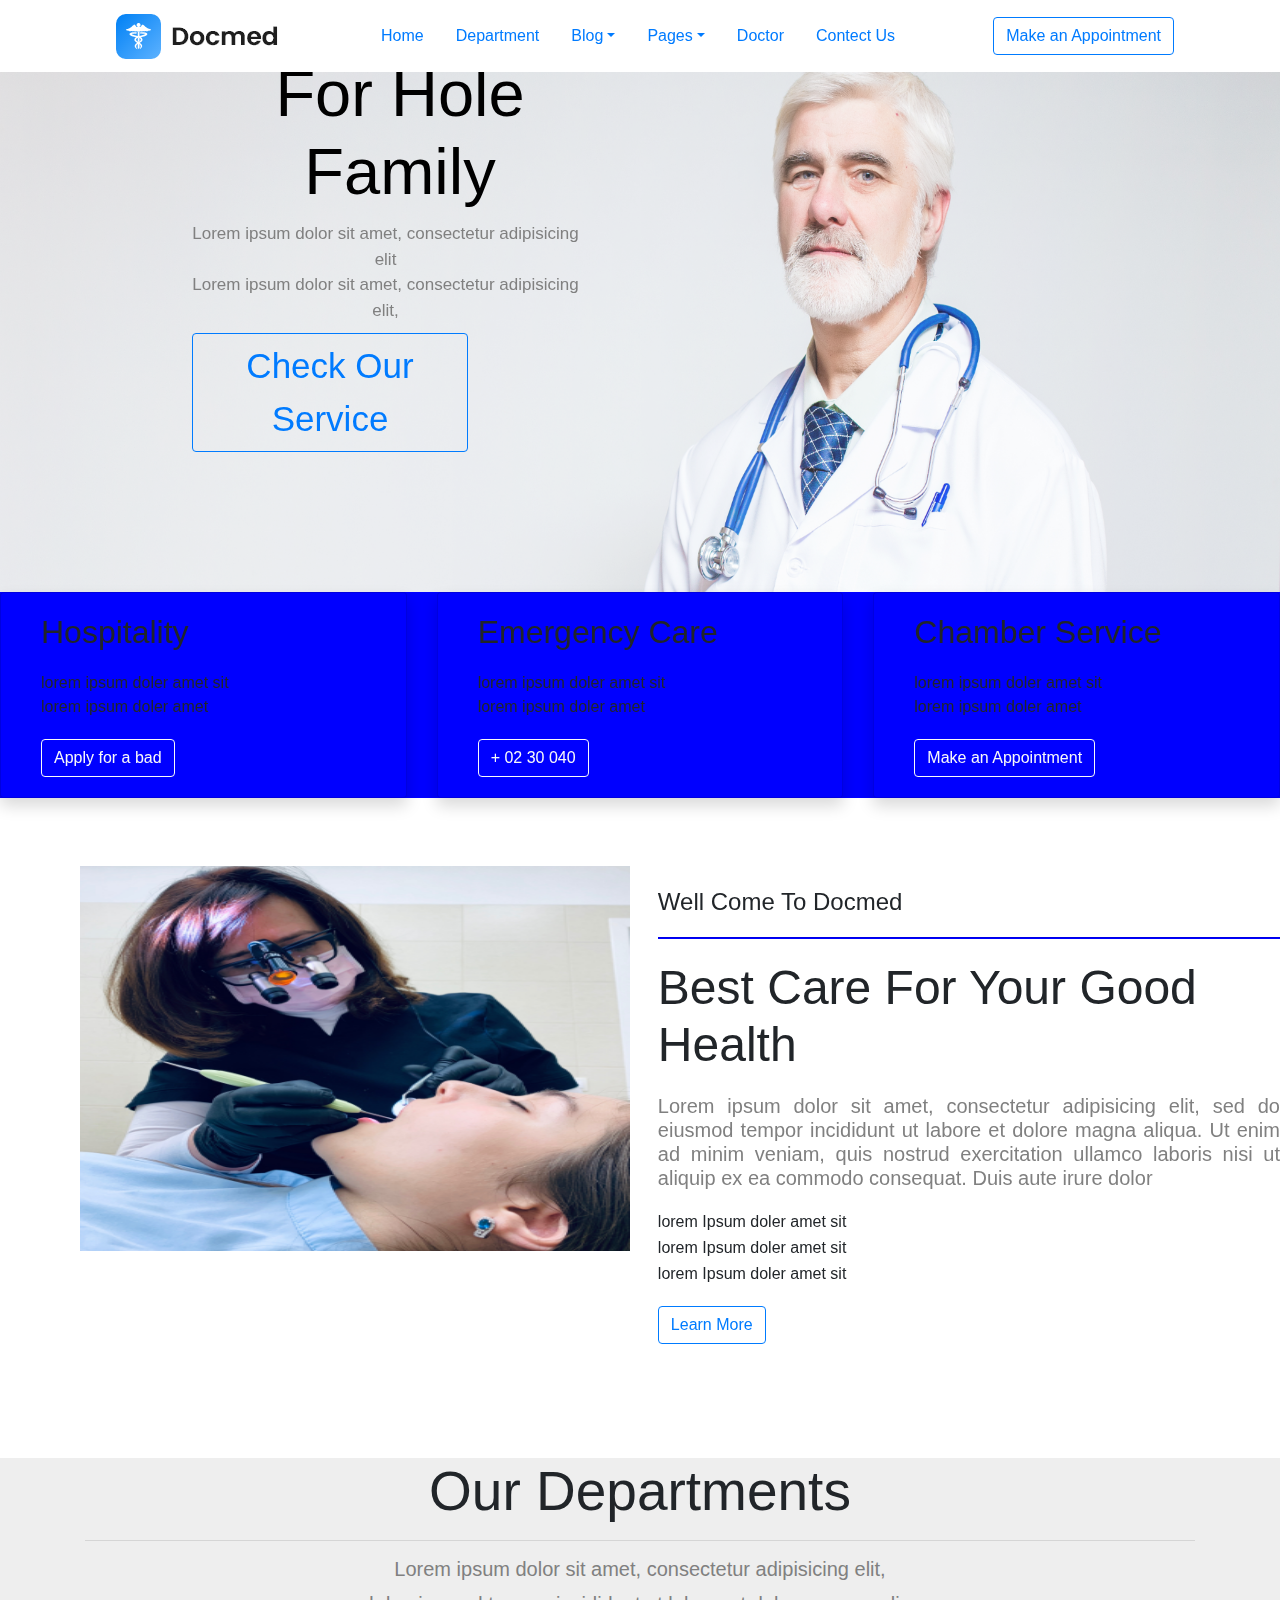
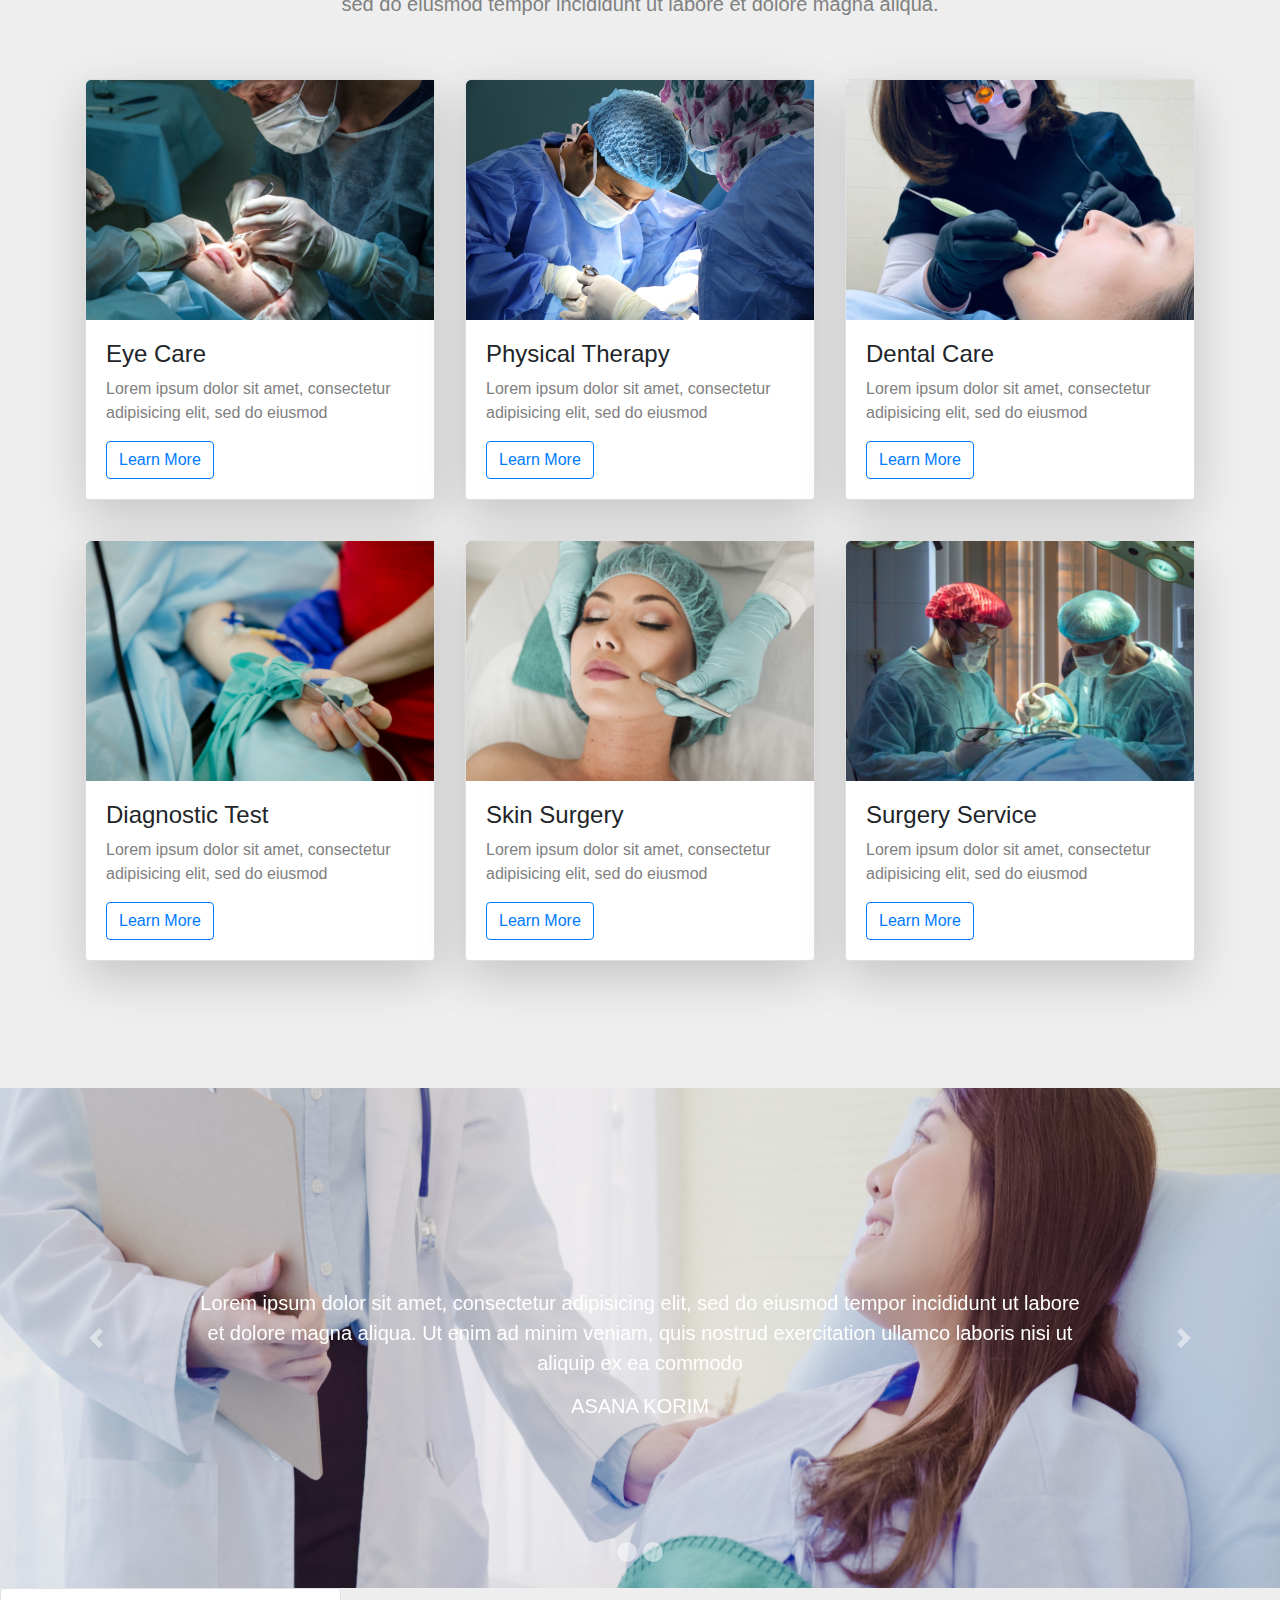
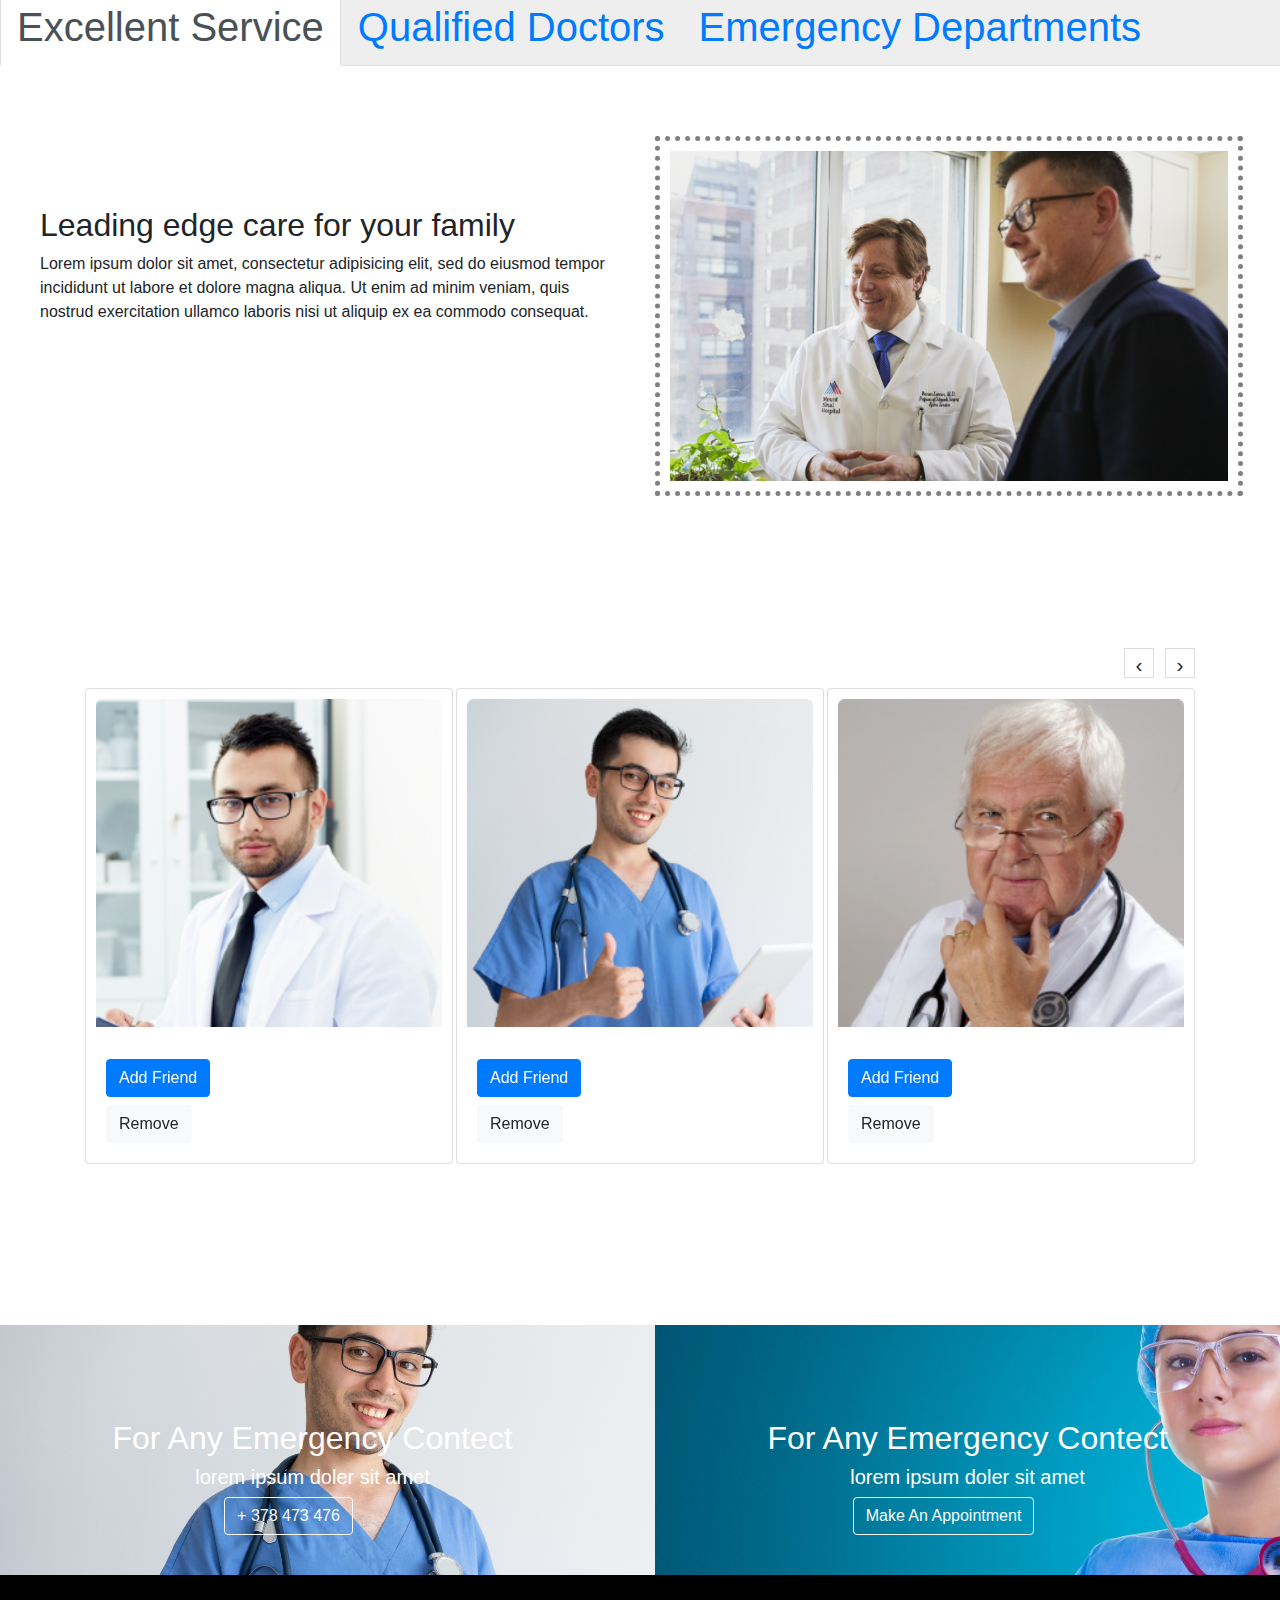
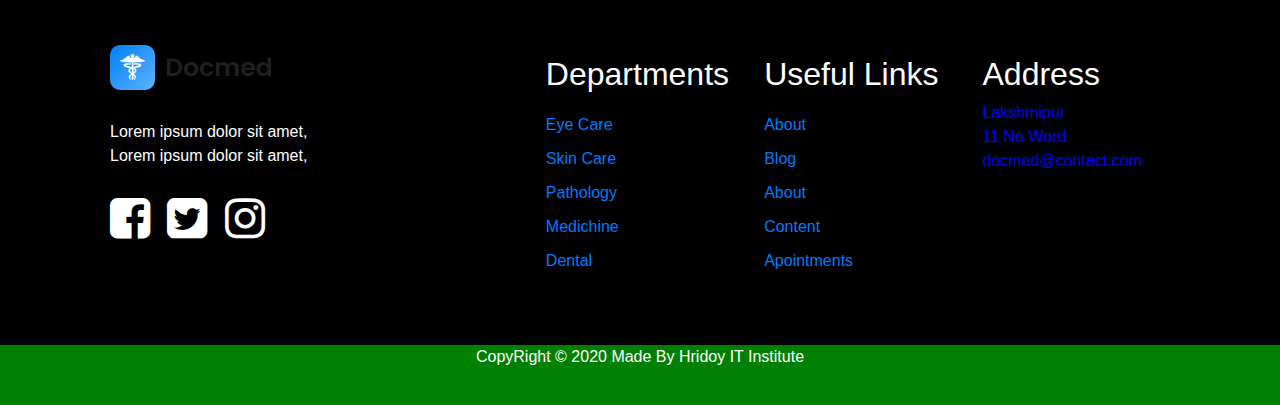
<file: index.html>
<!DOCTYPE html>
<html>
	<head>
		<meta charset="utf-8">
		<title>Design Project</title>
		<link rel="stylesheet" type="text/css" href="css/style.css">
		<link rel="stylesheet" type="text/css" href="bootstrap-4.3.1-dist/css/bootstrap.css">
		<link rel="stylesheet" href="OwlCarousel2-2.3.4/dist/assets/owl.carousel.css">
		<link rel="stylesheet" href="font-awesome/css/font-awesome.css">
		<style>
		.owl-carousel .owl-nav .owl-prev span{
		height: 30px;
		width: 30px;
		border: 1px solid #ddd;
		position: absolute;
		top: -40px;
		right: 41px;
		font-size: 21px;
		}
		.owl-carousel .owl-nav .owl-next span{
		height: 30px;
		width: 30px;
		border: 1px solid #ddd;
		position: absolute;
		top: -40px;
		right: 0px;
		font-size: 21px;
		}
		</style>
	</head>
	<body>
		<!-- Modal-strat -->
		<div id="modal-show" class="modal fade" id="Mymodal">
			<div class="modal-dialog modal-lg">
				<div  class="modal-content">
					<div class="modal-header" style="color: blue; margin-left: 220px; font-size: 30px; font-family: sans-serif;">Make An Appointments<a href="" data-dismiss="modal">X</a></div>
					<div class="modal-body">
						<form action="" method="">
							<div class="row">
								<div class="col">
									<div class="form-group">
										<input type="text" id="Pick data" class="form-control" placeholder="Pick data" >
									</div>
								</div>
								<div class="col">
									<div class="form-group">
										<input type="text" id="Suitable time" class="form-control" placeholder="Suitable time">
									</div>
								</div>
							</div>
						</form>
						<form action="" method="">
							<div class="row">
								<div class="col">
									<div class="form-group">
										<input type="text" id="Select Departments" class="form-control" placeholder="Select Departments" >
									</div>
								</div>
								<div class="col">
									<div class="form-group">
										<input type="text" id="Doctros" class="form-control" placeholder="Doctros" >
									</div>
								</div>
							</div>
						</form>
						<form action="" method="">
							<div class="row">
								<div class="col">
									<div class="form-group">
										<input type="text" id="Name" class="form-control" placeholder="Name" >
									</div>
								</div>
								<div class="col">
									<div class="form-group">
										<input type="text" id="Phone No" class="form-control" placeholder="Phone No" >
									</div>
								</div>
							</div>
						</form>
						<form action="" method="">
							<div class="row">
								<div class="form-group col-sm-12">
									<input type="text" id="Email" placeholder="Email" class="form-control">
								</div>
							</div>
							<a href="#" class="btn btn-outline-primary btn-block">Confirm</a>
						</form>
					</div>
				</div>
			</div>
		</div>
		<!--  menu-strat -->
		<!-- :::::::::::::::::menu-Strat:::::::::::: -->
		<div class="menu">
			<div class="row">
				<div class="col-lg-12">
					<nav class="navbar navbar-expand-sm">
						<div class="logo">
							<img src="img/logo.png" alt="">
						</div>
						<button class="btn btn-outline-primary navbar-toggler" data-target="#mymenu" data-toggle="collapse">
						<span class="navbar-toggler-icon"></span>
						</button>
						<div class="collapse navbar-collapse" id="mymenu">
							<ul class="nav navbar" class="navbar">
								<li><a href="index.html" class="nav-link">Home</a></li>
								<li><a href="department.html" class="nav-link">Department</a></li>
								<li class="dropdown"><a href="blog.html" data-target="#mydropdown" class="nav-link dropdown-toggle" data-toggle="dropdown">Blog</a>
								<ul class="dropdown-menu" aria-labelledby="mydropdown">
									<li><a href="blog.html" class="nav-link">Blog</a></li>
									<li><a href="single.html" class="nav-link">Single-Blog</a></li>
								</ul>
							</li>
							<li class="dropdown"><a href="page.html" data-target="mrdropdown" class="nav-link dropdown-toggle" data-toggle="dropdown">Pages</a>
							<ul class="dropdown-menu" aria-labelledby="mrdropdown">
								<li><a href="element.html" class="nav-link">Elemants</a></li>
								<li><a href="about.html" class="nav-link">About</a></li>
							</ul>
						</li>
						<li><a href="doctor.html" class="nav-link">Doctor</a></li>
						<li><a href="contect.html" class="nav-link">Contect Us</a></li>
					</ul>
				</div>
				<a id="modal-btn" href="#" class="btn btn-outline-primary" class="btn">Make an Appointment</a>
			</nav>
		</div>
	</div>
</div>
<!-- :::::::::::::::::menu-End:::::::::::: -->
<!-- :::::::::::slider-strat:::::::::::::: -->
<section id="slider">
	<div class="row">
		<div class="col-sm-12">
			<div class="carousel slide" data-ride="carousel" setintercal="1000">
				<div class="carousel-inner">
					<div class="carousel-item active">
						<img src="img/banner2.png" alt="" class="img">
						<div class="carousel-caption">
							<div class="likha">
								<h1>Health Care</h1>
								<h2>For Hole Family</h2>
								<p style="margin-top: 10px;">Lorem ipsum dolor sit amet, consectetur adipisicing elit</p>
								<p style="margin-bottom: 10px;">Lorem ipsum dolor sit amet, consectetur adipisicing elit,</p>
								<a href="" class="btn btn-outline-primary">Check Our Service</a>
							</div>
						</div>
					</div>
					<div class="carousel-item">
						<img src="img/banner.png" alt="" class="img">
						<div class="carousel-caption">
							<div class="likha">
								<h1>Health Care</h1>
								<h2>For Hole Family</h2>
								<p style="margin-top: 10px;">Lorem ipsum dolor sit amet, consectetur adipisicing elit</p>
								<p style="margin-bottom: 10px;">Lorem ipsum dolor sit amet, consectetur adipisicing elit,</p>
								<a href="" class="btn btn-outline-primary">Check Our Service</a>
							</div>
						</div>
					</div>
				</div>
			</div>
		</div>
	</div>
</section>
<!-- :::::::::::slider-end:::::::::::::: -->
<!-- :::::::::::::content-strat::::::::: -->
<section id="content1">
	<div class="row">
		<div class="col-sm-4">
			<div class="card shadow" style="background-color: blue;">
				<div class="add">
					<h2>Hospitality</h2>
					<p>lorem ipsum doler amet sit</p>
					<p>lorem ipsum doler amet</p>
					<a href="" class="btn btn-outline-light">Apply for a bad</a>
				</div>
			</div>
		</div>
		<div class="col-sm-4">
			<div class="card shadow" style="background-color: blue;">
				<div class="add">
					<h2>Emergency Care</h2>
					<p>lorem ipsum doler amet sit</p>
					<p>lorem ipsum doler amet</p>
					<a href="" class="btn btn-outline-light"> + 02 30 040 </a>
				</div>
			</div>
		</div>
		<div class="col-sm-4">
			<div class="card shadow" style="background-color: blue;">
				<div class="add">
					<h2>Chamber Service</h2>
					<p>lorem ipsum doler amet sit</p>
					<p>lorem ipsum doler amet</p>
					<a href="" class="btn btn-outline-light"> Make an Appointment </a>
				</div>
			</div>
		</div>
	</div>
</section>
<section id="Contect2">
	<div class="row">
		<div class="col-sm-5">
			<img src="img/a.png" alt="" class="conimg">
		</div>
		<div class="col-sm-7">
			<div class="conlik">
				<h4>Well Come To Docmed</h4>
				<hr>
				<h1>Best Care For Your Good Health</h1>
				<h5>Lorem ipsum dolor sit amet, consectetur adipisicing elit, sed do eiusmod tempor incididunt ut labore et dolore magna aliqua. Ut enim ad minim veniam, quis nostrud exercitation ullamco laboris nisi ut aliquip ex ea commodo consequat. Duis aute irure dolor</h5>
				<p style="margin-top: 20px;">lorem Ipsum doler amet sit</p>
				<p>lorem Ipsum doler amet sit</p>
				<p>lorem Ipsum doler amet sit</p>
				<a href="" class="btn btn-outline-primary">Learn More</a>
			</div>
		</div>
	</div>
</section>
<section id="Contect3">
	<div class="container">
		<div class="row">
			<div class="col-sm-12">
				<div class="con1lik">
					<h1>Our Departments</h1>
					<hr>
					<h5>Lorem ipsum dolor sit amet, consectetur adipisicing elit,</h5>
					<p>sed do eiusmod tempor incididunt ut labore et dolore magna aliqua.</p>
				</div>
				<div class="row" style="margin-top: 60px;">
					<div class="col-sm-4">
						<div class="card shadow-lg">
							<div class="img2">
								<img src="img/1.png" alt="">
							</div>
							<div class="card-body">
								<h4>Eye Care</h4>
								<p style="color: gray;">Lorem ipsum dolor sit amet, consectetur adipisicing elit, sed do eiusmod</p>
								<a href="" class="btn btn-outline-primary">Learn More</a>
							</div>
						</div>
					</div>
					<div class="col-sm-4">
						<div class="card shadow-lg">
							<div class="img2">
								<img src="img/2.png" alt="">
							</div>
							<div class="card-body">
								<h4>Physical Therapy</h4>
								<p style="color: gray;">Lorem ipsum dolor sit amet, consectetur adipisicing elit, sed do eiusmod</p>
								<a href="" class="btn btn-outline-primary">Learn More</a>
							</div>
						</div>
					</div>
					<div class="col-sm-4">
						<div class="card shadow-lg">
							<div class="img2">
								<img src="img/3.png" alt="">
							</div>
							<div class="card-body">
								<h4>Dental Care</h4>
								<p style="color: gray;">Lorem ipsum dolor sit amet, consectetur adipisicing elit, sed do eiusmod</p>
								<a href="" class="btn btn-outline-primary">Learn More</a>
							</div>
						</div>
					</div>
					<div class="col-sm-4" style="margin-top: 40px;">
						<div class="card shadow-lg">
							<div class="img2">
								<img src="img/4.png" alt="">
							</div>
							<div class="card-body">
								<h4>Diagnostic Test</h4>
								<p style="color: gray;">Lorem ipsum dolor sit amet, consectetur adipisicing elit, sed do eiusmod</p>
								<a href="" class="btn btn-outline-primary">Learn More</a>
							</div>
						</div>
					</div>
					<div class="col-sm-4" style="margin-top: 40px;">
						<div class="card shadow-lg">
							<div class="img2">
								<img src="img/5.png" alt="">
							</div>
							<div class="card-body">
								<h4>Skin Surgery</h4>
								<p style="color: gray;">Lorem ipsum dolor sit amet, consectetur adipisicing elit, sed do eiusmod</p>
								<a href="" class="btn btn-outline-primary">Learn More</a>
							</div>
						</div>
					</div>
					<div class="col-sm-4" style="margin-top: 40px;">
						<div class="card shadow-lg">
							<div class="img2">
								<img src="img/6.png" alt="">
							</div>
							<div class="card-body">
								<h4>Surgery Service</h4>
								<p style="color: gray;">Lorem ipsum dolor sit amet, consectetur adipisicing elit, sed do eiusmod</p>
								<a href="" class="btn btn-outline-primary">Learn More</a>
							</div>
						</div>
					</div>
				</div>
			</div>
		</div>
	</div>
</section>
<section id="Contect4">
	<div class="row">
		<div class="col-sm-12">
			<div class="carousel slide" id="mysilde" data-ride="carousel" setintercal="1000">
				<ol class="carousel-indicators">
					<li data-target="#mysilde" data-slide-to="0"></li>
					<li data-target="#mysilde" data-slide-to="1"></li>
				</ol>
				<div class="carousel-inner">
					<div class="carousel-item active">
						<div class="carousel2">
							<img src="img/testmonial/1.png" alt="">
						</div>
						<div class="carousel-caption">
							<div class="carousel21">
								<p>Lorem ipsum dolor sit amet, consectetur adipisicing elit, sed do eiusmod tempor incididunt ut labore et dolore magna aliqua. Ut enim ad minim veniam, quis nostrud exercitation ullamco laboris nisi ut aliquip ex ea commodo</p>
								<h5>ASANA KORIM</h5>
							</div>
						</div>
					</div>
					<div class="carousel-item">
						<div class="carousel2">
							<img src="img/testmonial/2.png" alt="">
						</div>
						<div class="carousel-caption">
							<div class="carousel21">
								<p>Lorem ipsum dolor sit amet, consectetur adipisicing elit, sed do eiusmod tempor incididunt ut labore et dolore magna aliqua. Ut enim ad minim veniam, quis nostrud exercitation ullamco laboris nisi ut aliquip ex ea commodo</p>
								<h5>ASANA KORIM</h5>
							</div>
						</div>
					</div>
				</div>
				<a href="#mysilde" class="carousel-control-prev" data-slide="prev">
					<span class="carousel-control-prev-icon"></span>
				</a>
				<a href="#mysilde" class="carousel-control-next" data-slide="next">
					<span class="carousel-control-next-icon"></span>
				</a>
			</div>
		</div>
	</div>
</section>
<section id="Contect5">
	<div class="row">
		<div class="col-sm-12">
			<ul class="nav nav-tabs" style="background-color: #eee;">
				<li class="nav-item"><a href="#Excellent Service" class="nav-link active" data-toggle="tab" style="font-size: 40px;">Excellent Service</a></li>
				<li class="nav-item"><a href="#Qualified Doctors" class="nav-link" data-toggle="tab" style="font-size: 40px;">Qualified Doctors</a></li>
				<li class="nav-item"><a href="#Emergency Departments" class="nav-link" data-toggle="tab" style="font-size: 40px;">Emergency Departments</a></li>
			</ul>
			<div class="tab-content">
				<div class="row">
					<div class="col-sm-6">
						<div class="tab-pane active" id="Excellent Service">
							<div class="tab-likha">
								<h2>Leading edge care for your family</h2>
								<p>Lorem ipsum dolor sit amet, consectetur adipisicing elit, sed do eiusmod tempor incididunt ut labore et dolore magna aliqua. Ut enim ad minim veniam, quis nostrud exercitation ullamco laboris nisi ut aliquip ex ea commodo consequat.</p>
							</div>
						</div>
					</div>
					<div class="col-sm-6">
						<div class="tab-pane active" id="Excellent Service">
							<div class="tabImg">
								<img src="img/business.png" alt="">
							</div>
						</div>
					</div>
				</div>
			</div>
		</div>
	</div>
</section>
<section id="Contect6">
	<div class="container">
		<div class="row">
			<div class="col-sm-12">
				<div class="owl-carousel">
					<div class="card">
						<div class="owl-img">
							<img src="img/experts/9.png" alt="">
						</div>
						<div class="card-body">
							<a href="" class="btn btn-primary">Add Friend</a>
							<a href="" class="btn btn-light mt-2">Remove</a>
						</div>
					</div>
					<div class="card">
						<div class="owl-img">
							<img src="img/experts/8.png" alt="">
						</div>
						<div class="card-body">
							<a href="" class="btn btn-primary">Add Friend</a>
							<a href="" class="btn btn-light mt-2">Remove</a>
						</div>
					</div>
					<div class="card">
						<div class="owl-img">
							<img src="img/experts/7.png" alt="">
						</div>
						<div class="card-body">
							<a href="" class="btn btn-primary">Add Friend</a>
							<a href="" class="btn btn-light mt-2">Remove</a>
						</div>
					</div>
					<div class="card">
						<div class="owl-img">
							<img src="img/experts/6.png" alt="">
						</div>
						<div class="card-body">
							<a href="" class="btn btn-primary">Add Friend</a>
							<a href="" class="btn btn-light mt-2">Remove</a>
						</div>
					</div>
					<div class="card">
						<div class="owl-img">
							<img src="img/experts/1.png" alt="">
						</div>
						<div class="card-body">
							<a href="" class="btn btn-primary">Add Friend</a>
							<a href="" class="btn btn-light mt-2">Remove</a>
						</div>
					</div>
					<div class="card">
						<div class="owl-img">
							<img src="img/experts/4.png" alt="">
						</div>
						<div class="card-body">
							<a href="" class="btn btn-primary">Add Friend</a>
							<a href="" class="btn btn-light mt-2">Remove</a>
						</div>
					</div>
					<div class="card">
						<div class="owl-img">
							<img src="img/experts/3.png" alt="">
						</div>
						<div class="card-body">
							<a href="" class="btn btn-primary">Add Friend</a>
							<a href="" class="btn btn-light mt-2">Remove</a>
						</div>
					</div>
					<div class="card">
						<div class="owl-img">
							<img src="img/experts/2.png" alt="">
						</div>
						<div class="card-body">
							<a href="" class="btn btn-primary">Add Friend</a>
							<a href="" class="btn btn-light mt-2">Remove</a>
						</div>
					</div>
				</div>
			</div>
		</div>
	</div>
</section>
<section id="Content7">
	<div class="row">
		<div class="col-sm-6">
			<div class="img7">
				<img src="img/emergency-1.png" alt="">
				<div class="carousel-caption">
					<h2>For Any Emergency Contect</h2>
					<h5>lorem ipsum doler sit amet</h5>
					<a href="" class="btn btn-outline-light mr-5"> + 378 473 476 </a>
				</div>
			</div>
		</div>
		<div class="col-sm-6">
			<div class="img8">
				<img src="img/emergency-2.png" alt="">
				<div class="carousel-caption">
					<h2>For Any Emergency Contect</h2>
					<h5>lorem ipsum doler sit amet</h5>
					<a href="" class="btn btn-outline-light mr-5"> Make An Appointment </a>
				</div>
			</div>
		</div>
	</div>
</section>
<section id="Content8">
	<div class="row">
		<div class="col-sm-5">
			<div class="img9">
				<img src="img/logo.png" alt="">
				<p style="margin-bottom: 0px; margin-top: 30px;">Lorem ipsum dolor sit amet,</p>
				<p>Lorem ipsum dolor sit amet,</p>
				<li style="color: white; list-style: none; display: inline-block; font-size: 47px; margin-left: 110px;">
					<span class="fa fa-facebook-square"></span>
				</li>
				<li style="color: white; list-style: none; display: inline-block; font-size: 47px; margin-left: 13px;">
					<span class="fa fa-twitter-square"></span>
				</li>
				<li style="color: white; list-style: none; display: inline-block; font-size: 47px; margin-left: 13px;">
					<span class="fa fa-instagram"></span>
				</li>
			</div>
		</div>
		<div class="col-sm-2">
			<div class="titlefooter">
				<h2>Departments</h2>
				<a href="" style="text-decoration: none; margin-top: 20px;">Eye Care</a>
				<a href="" style="text-decoration: none;">Skin Care</a>
				<a href="" style="text-decoration: none;">Pathology</a>
				<a href="" style="text-decoration: none;">Medichine</a>
				<a href="" style="text-decoration: none;">Dental</a>
			</div>
		</div>
		<div class="col-sm-2">
			<div class="titlefooter2">
				<h2>Useful Links</h2>
				<a href="" style="text-decoration: none; margin-top: 20px;">About</a>
				<a href="" style="text-decoration: none;">Blog</a>
				<a href="" style="text-decoration: none;">About</a>
				<a href="" style="text-decoration: none;">Content</a>
				<a href="" style="text-decoration: none;">Apointments</a>
			</div>
		</div>
		<div class="col-sm-3">
			<div class="titlefooter3">
				<h2>Address</h2>
				<p>Lakshmipur</p>
				<p>11 No Word</p>
				<p>docmed@contact.com</p>
			</div>
		</div>
	</div>
</section>
<section id="Content9">
	<div class="col-sm-12">
		<div class="titlefooter4">
			<p>CopyRight &copy; 2020 Made By Hridoy IT Institute</p>
		</div>
	</div>
</section>
<!-- :::::::::::::content-end::::::::::: -->
<script src="js/jquery-3.4.1.js"></script>
<script src="bootstrap-4.3.1-dist/js/bootstrap.js"></script>
<script src="js/script.js"></script>
<script src="OwlCarousel2-2.3.4/dist/owl.carousel.js"></script>
<script>
		$('.owl-carousel').owlCarousel({
		center: true,
		nav: true,
		loop: true,
		margin: 3,
		responsive:{
		0:{
		item: 1
		},
		600:{
		item:3
		},
		1000:{
		item:6
		}
		}
		});
</script>
</body>
</html>
</file>
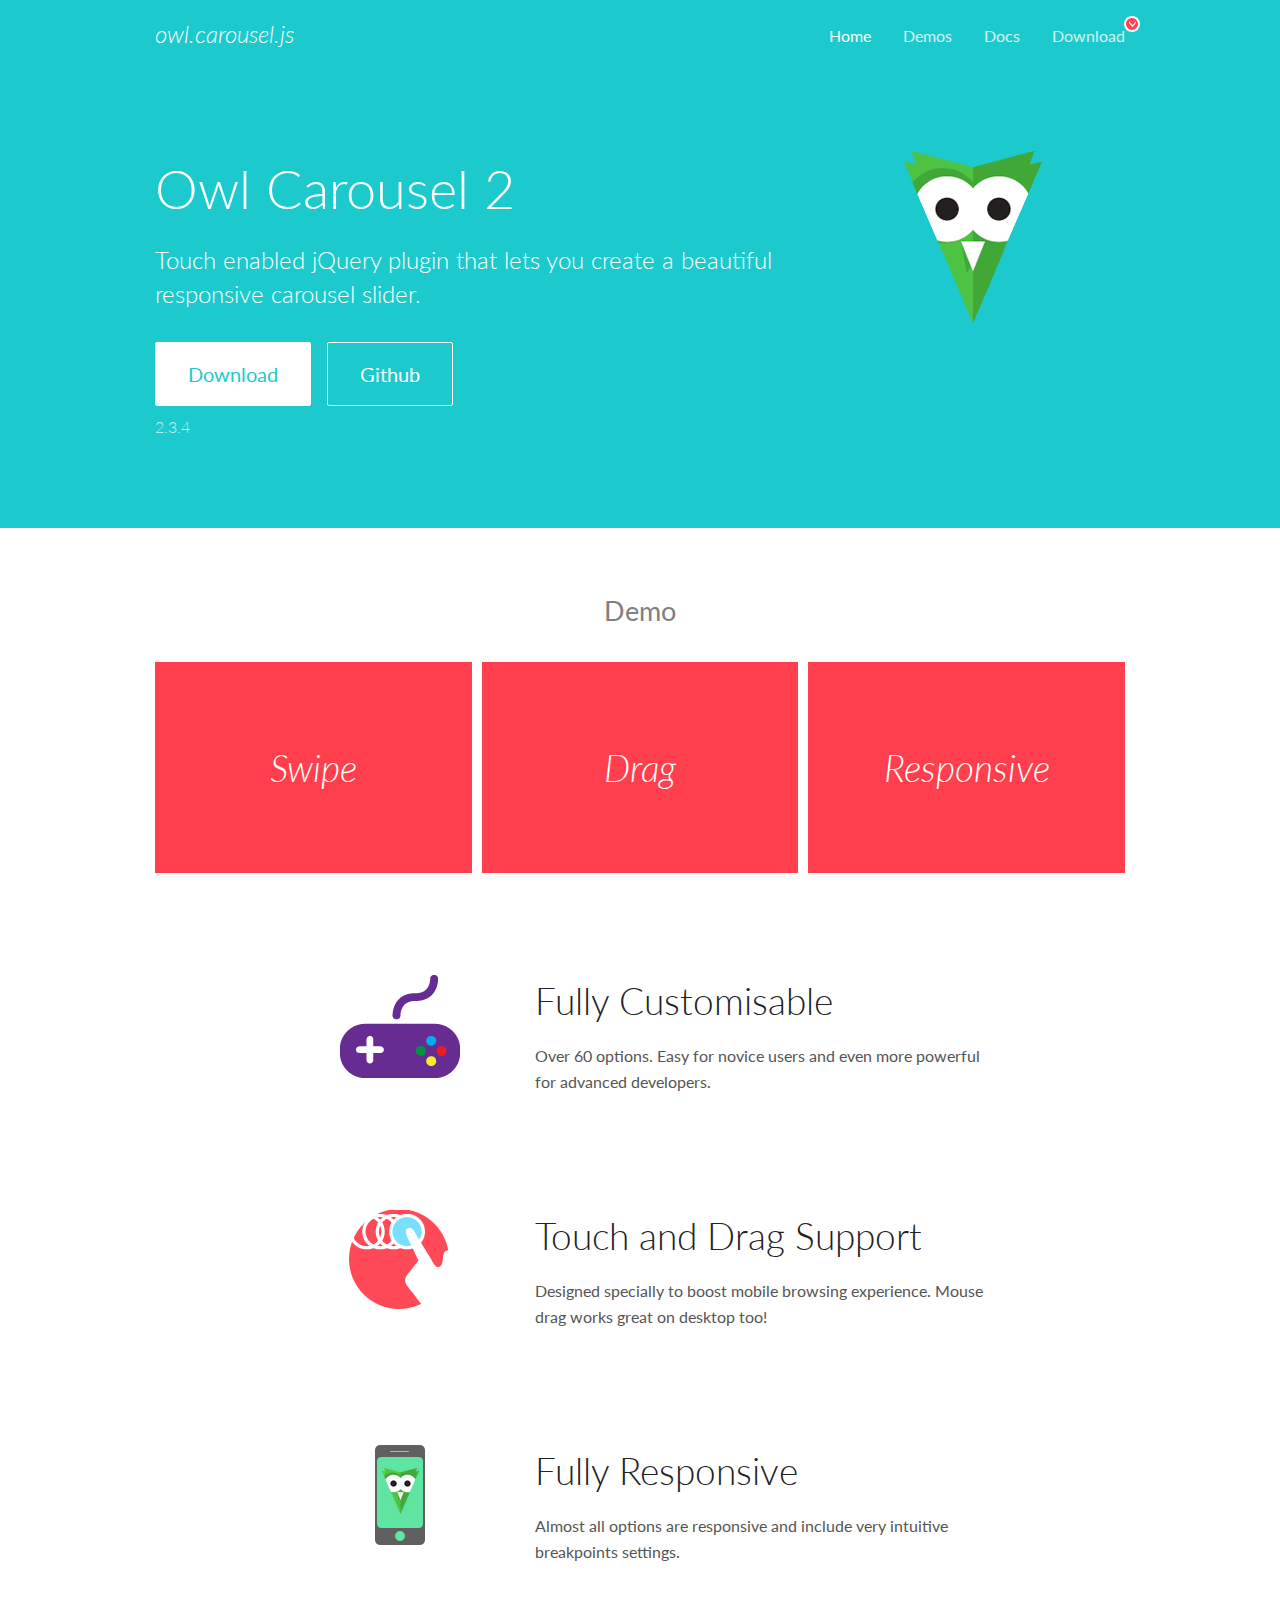
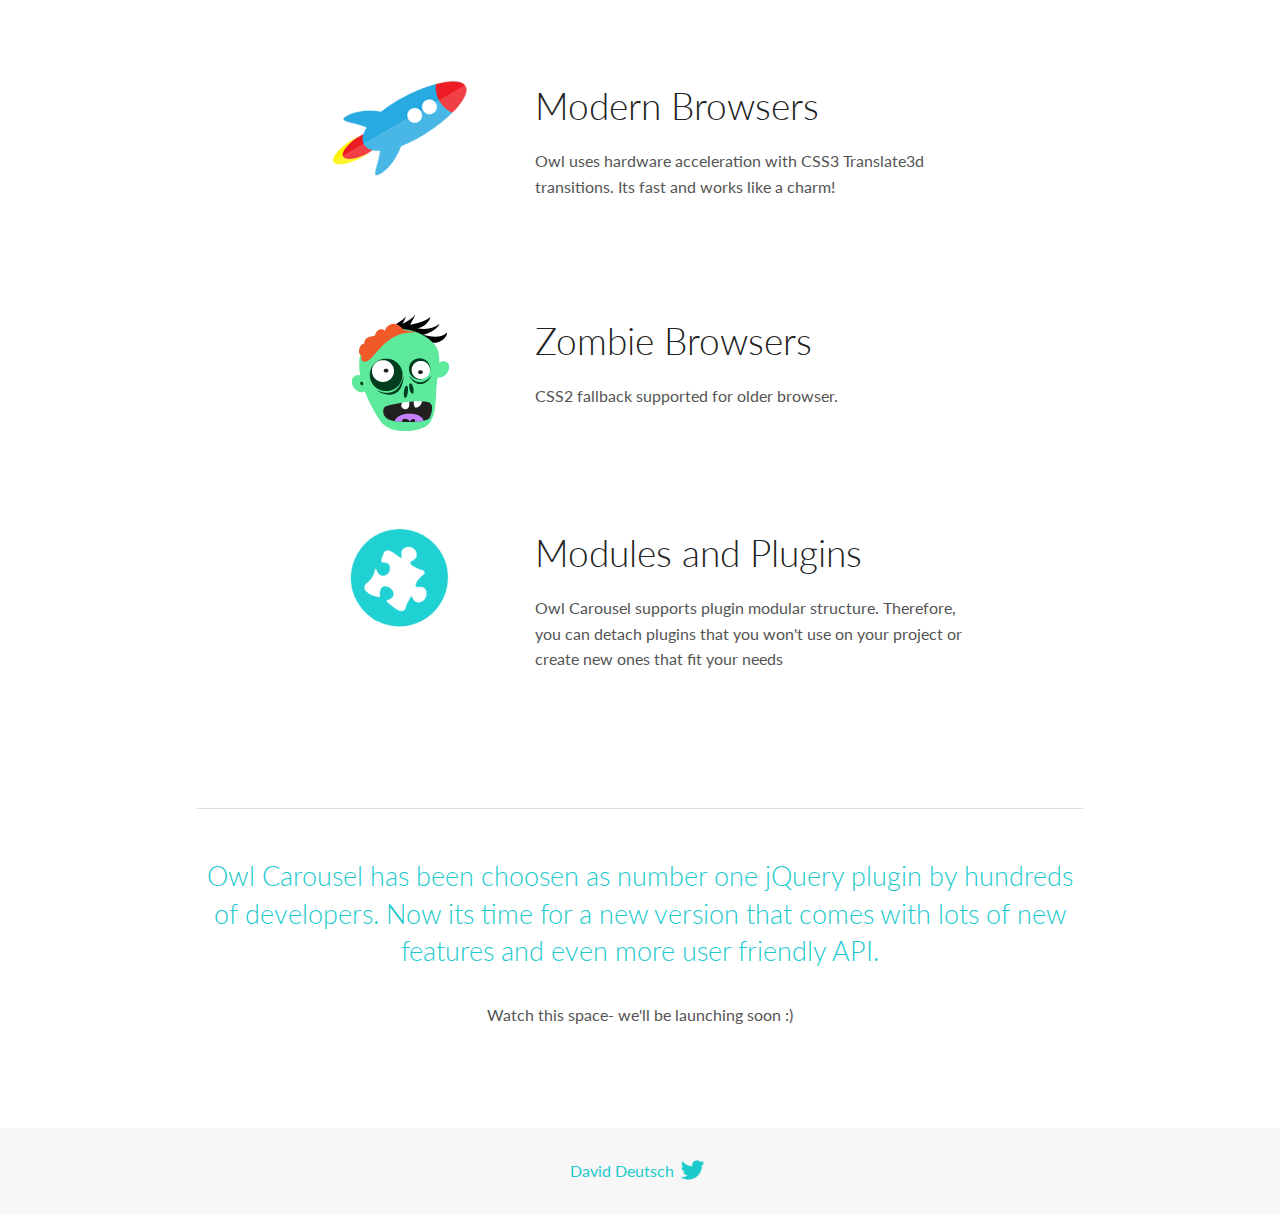
<file: OwlCarousel2-2.3.4/docs/index.html>
<!DOCTYPE html>
<html lang="en">
  <head>

    <!-- head -->
    <meta charset="utf-8">
    <meta name="msapplication-tap-highlight" content="no" />
    <meta name="viewport" content="width=device-width, initial-scale=1.0" />
    <meta name="description" content="Touch enabled jQuery plugin that lets you create beautiful responsive carousel slider.">
    <meta name="author" content="David Deutsch">
    <title>
      Home | Owl Carousel | 2.3.4
    </title>

    <!-- Stylesheets -->
    <link href='https://fonts.googleapis.com/css?family=Lato:300,400,700,400italic,300italic' rel='stylesheet' type='text/css'>
    <link rel="stylesheet" href="assets/css/docs.theme.min.css">

    <!-- Owl Stylesheets -->
    <link rel="stylesheet" href="assets/owlcarousel/assets/owl.carousel.min.css">
    <link rel="stylesheet" href="assets/owlcarousel/assets/owl.theme.default.min.css">

    <!-- HTML5 shim and Respond.js IE8 support of HTML5 elements and media queries -->

    <!--[if lt IE 9]>
      <script src="https://oss.maxcdn.com/libs/html5shiv/3.7.0/html5shiv.js"></script>
      <script src="https://oss.maxcdn.com/libs/respond.js/1.3.0/respond.min.js"></script>
    <![endif]-->

    <!-- Favicons -->
    <link rel="apple-touch-icon-precomposed" sizes="144x144" href="assets/ico/apple-touch-icon-144-precomposed.png">
    <link rel="shortcut icon" href="assets/ico/favicon.png">
    <link rel="shortcut icon" href="favicon.ico">

    <!-- Yeah i know js should not be in header. Its required for demos.-->

    <!-- javascript -->
    <script src="assets/vendors/jquery.min.js"></script>
    <script src="assets/owlcarousel/owl.carousel.js"></script>
  </head>
  <body>

    <!-- header -->
    <header class="header">
      <div class="row">
        <div class="large-12 columns">
          <div class="brand left">
            <h3>
              <a href="/OwlCarousel2/">owl.carousel.js</a> 
            </h3>
          </div>
          <a id="toggle-nav" class="right">
            <span></span> <span></span> <span></span> 
          </a> 
          <div class="nav-bar">
            <ul class="clearfix">
              <li class="active">
                <a href="/OwlCarousel2/index.html">Home</a> 
              </li>
              <li> <a href="/OwlCarousel2/demos/demos.html">Demos</a>  </li>
              <li> <a href="/OwlCarousel2/docs/started-welcome.html">Docs</a>  </li>
              <li>
                <a href="https://github.com/OwlCarousel2/OwlCarousel2/archive/2.3.4.zip">Download</a> 
                <span class="download"></span> 
              </li>
            </ul>
          </div>
        </div>
      </div>
    </header>

    <!-- home panel -->
    <section id="hero">
      <div class="row">
        <div class="large-8 medium-8 columns">
          <h1>Owl Carousel 2</h1>
          <h4>Touch enabled jQuery plugin that lets you create a beautiful responsive carousel slider.</h4>
          <a href="https://github.com/OwlCarousel2/OwlCarousel2/archive/2.3.4.zip" class="hero-button">Download</a> 
          <a href="https://github.com/OwlCarousel2/OwlCarousel2" class="hero-button outline">Github</a> 
          <p>2.3.4</p>
        </div>
        <div class="large-4 medium-4 columns">
          <img class="owl-logo" src="assets/img/owl-logo.png" alt="mr. Owl">
        </div>
      </div>
    </section>

    <!-- body -->
    <div class="home-demo">
      <div class="row">
        <div class="large-12 columns">
          <h3>Demo</h3>
          <div class="owl-carousel">
            <div class="item">
              <h2>Swipe</h2>
            </div>
            <div class="item">
              <h2>Drag</h2>
            </div>
            <div class="item">
              <h2>Responsive</h2>
            </div>
            <div class="item">
              <h2>CSS3</h2>
            </div>
            <div class="item">
              <h2>Fast</h2>
            </div>
            <div class="item">
              <h2>Easy</h2>
            </div>
            <div class="item">
              <h2>Free</h2>
            </div>
            <div class="item">
              <h2>Upgradable</h2>
            </div>
            <div class="item">
              <h2>Tons of options</h2>
            </div>
            <div class="item">
              <h2>Infinity</h2>
            </div>
            <div class="item">
              <h2>Auto Width</h2>
            </div>
          </div>
        </div>
      </div>
    </div>
    <script>
      var owl = $('.owl-carousel');
      owl.owlCarousel({
        margin: 10,
        loop: true,
        responsive: {
          0: {
            items: 1
          },
          600: {
            items: 2
          },
          1000: {
            items: 3
          }
        }
      })
    </script>

    <!-- features -->
    <div id="features">
      <div class="row">
        <div class="small-12 medium-9 small-centered columns">
          <section class="row feature">
            <div class="medium-4 small-12 columns">
              <img src="assets/img/feature-options.png" alt="">
            </div>
            <div class="medium-8 small-12 columns">
              <h2>Fully Customisable</h2>
              <p>Over 60 options. Easy for novice users and even more powerful for advanced developers.</p>
            </div>
          </section>
          <section class="row feature">
            <div class="medium-4 small-12 columns">
              <img src="assets/img/feature-drag.png" alt="">
            </div>
            <div class="medium-8 small-12 columns">
              <h2>Touch and Drag Support</h2>
              <p>Designed specially to boost mobile browsing experience. Mouse drag works great on desktop too!</p>
            </div>
          </section>
          <section class="row feature">
            <div class="medium-4 small-12 columns">
              <img src="assets/img/feature-responsive.png" alt="">
            </div>
            <div class="medium-8 small-12 columns">
              <h2>Fully Responsive</h2>
              <p>Almost all options are responsive and include very intuitive breakpoints settings.</p>
            </div>
          </section>
          <section class="row feature">
            <div class="medium-4 small-12 columns">
              <img src="assets/img/feature-modern.png" alt="">
            </div>
            <div class="medium-8 small-12 columns">
              <h2>Modern Browsers</h2>
              <p>Owl uses hardware acceleration with CSS3 Translate3d transitions. Its fast and works like a charm! </p>
            </div>
          </section>
          <section class="row feature">
            <div class="medium-4 small-12 columns">
              <img src="assets/img/feature-zombie.png" alt="">
            </div>
            <div class="medium-8 small-12 columns">
              <h2>Zombie Browsers</h2>
              <p>CSS2 fallback supported for older browser.</p>
            </div>
          </section>
          <section class="row feature">
            <div class="medium-4 small-12 columns">
              <img src="assets/img/feature-module.png" alt="">
            </div>
            <div class="medium-8 small-12 columns">
              <h2>Modules and Plugins</h2>
              <p>Owl Carousel supports plugin modular structure. Therefore, you can detach plugins that you won&#x27;t use on your project or create new ones that fit your needs</p>
            </div>
          </section>
        </div>
      </div>
    </div>

    <!-- footer -->
    <section id="teaser-text">
      <div class="row">
        <div class="small-12 medium-11 small-centered columns">
          <hr>
          <h3 id="owl-carousel-has-been-choosen-as-number-one-jquery-plugin-by-hundreds-of-developers-now-its-time-for-a-new-version-that-comes-with-lots-of-new-features-and-even-more-user-friendly-api-">Owl Carousel has been choosen as number one jQuery plugin by hundreds of developers. Now its time for a new version that comes with lots of new features and even more user friendly API.</h3>
          <p>Watch this space- we&#39;ll be launching soon :)</p>
        </div>
      </div>
    </section>

    <!-- footer -->
    <footer class="footer">
      <div class="row">
        <div class="large-12 columns">
          <h5>
            <a href="/OwlCarousel2/docs/support-contact.html">David Deutsch</a> 
            <a id="custom-tweet-button" href="https://twitter.com/share?url=https://github.com/OwlCarousel2/OwlCarousel2&text=Owl Carousel - This is so awesome! " target="_blank"></a> 
          </h5>
        </div>
      </div>
    </footer>

    <!-- vendors -->
    <script src="assets/vendors/highlight.js"></script>
    <script src="assets/js/app.js"></script>
  </body>
</html>
</file>
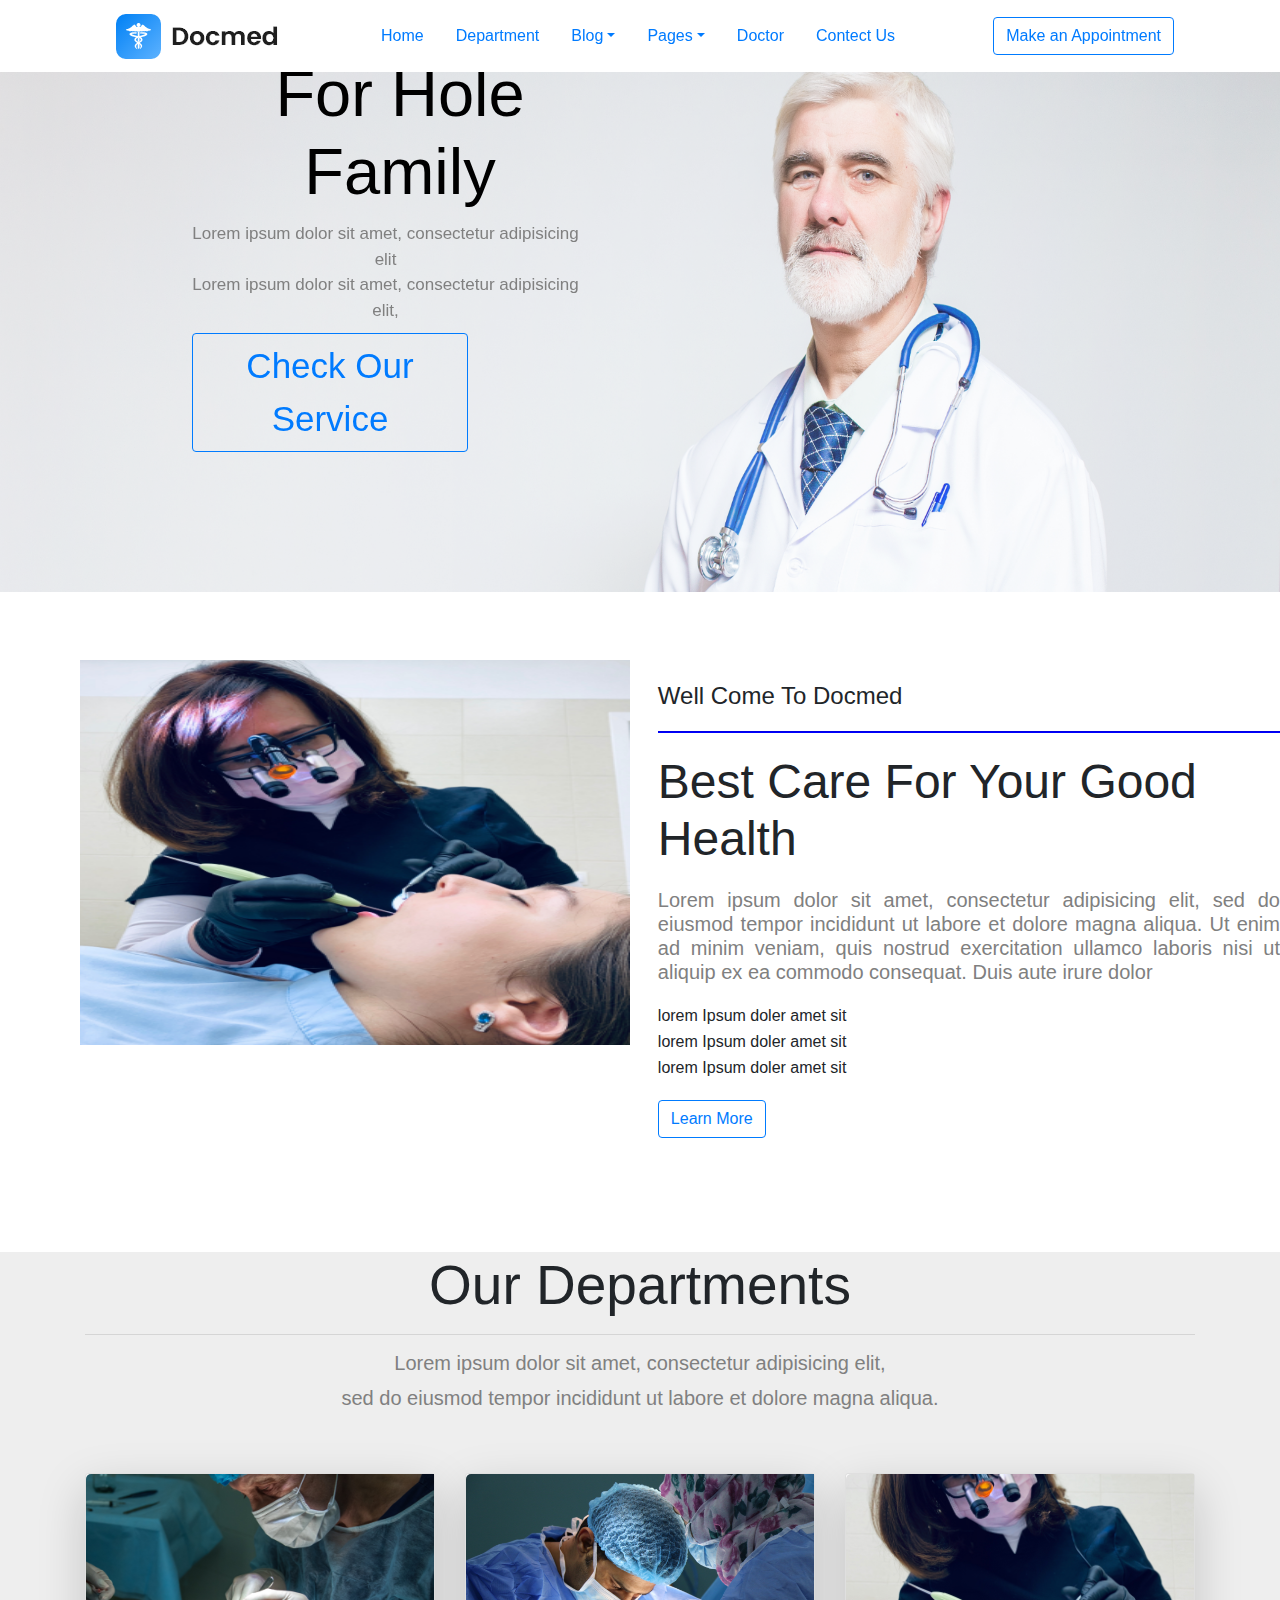
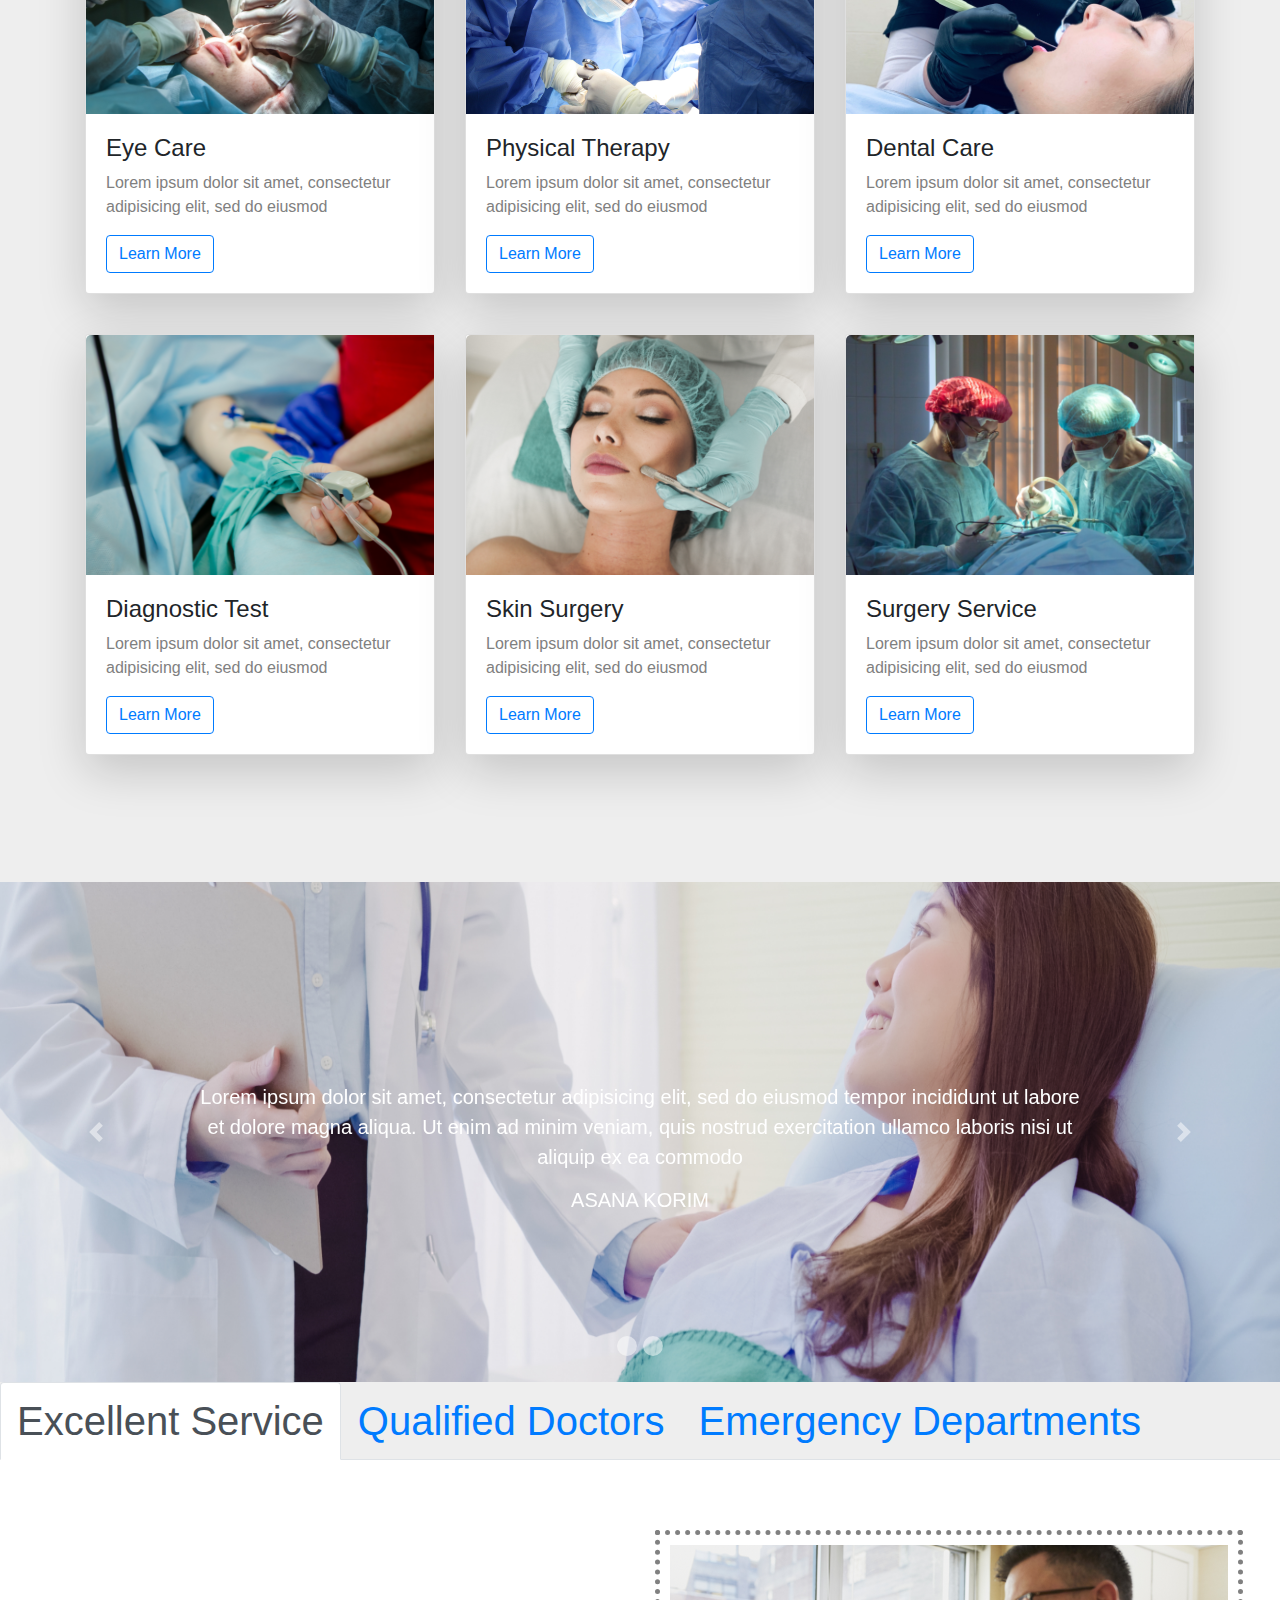
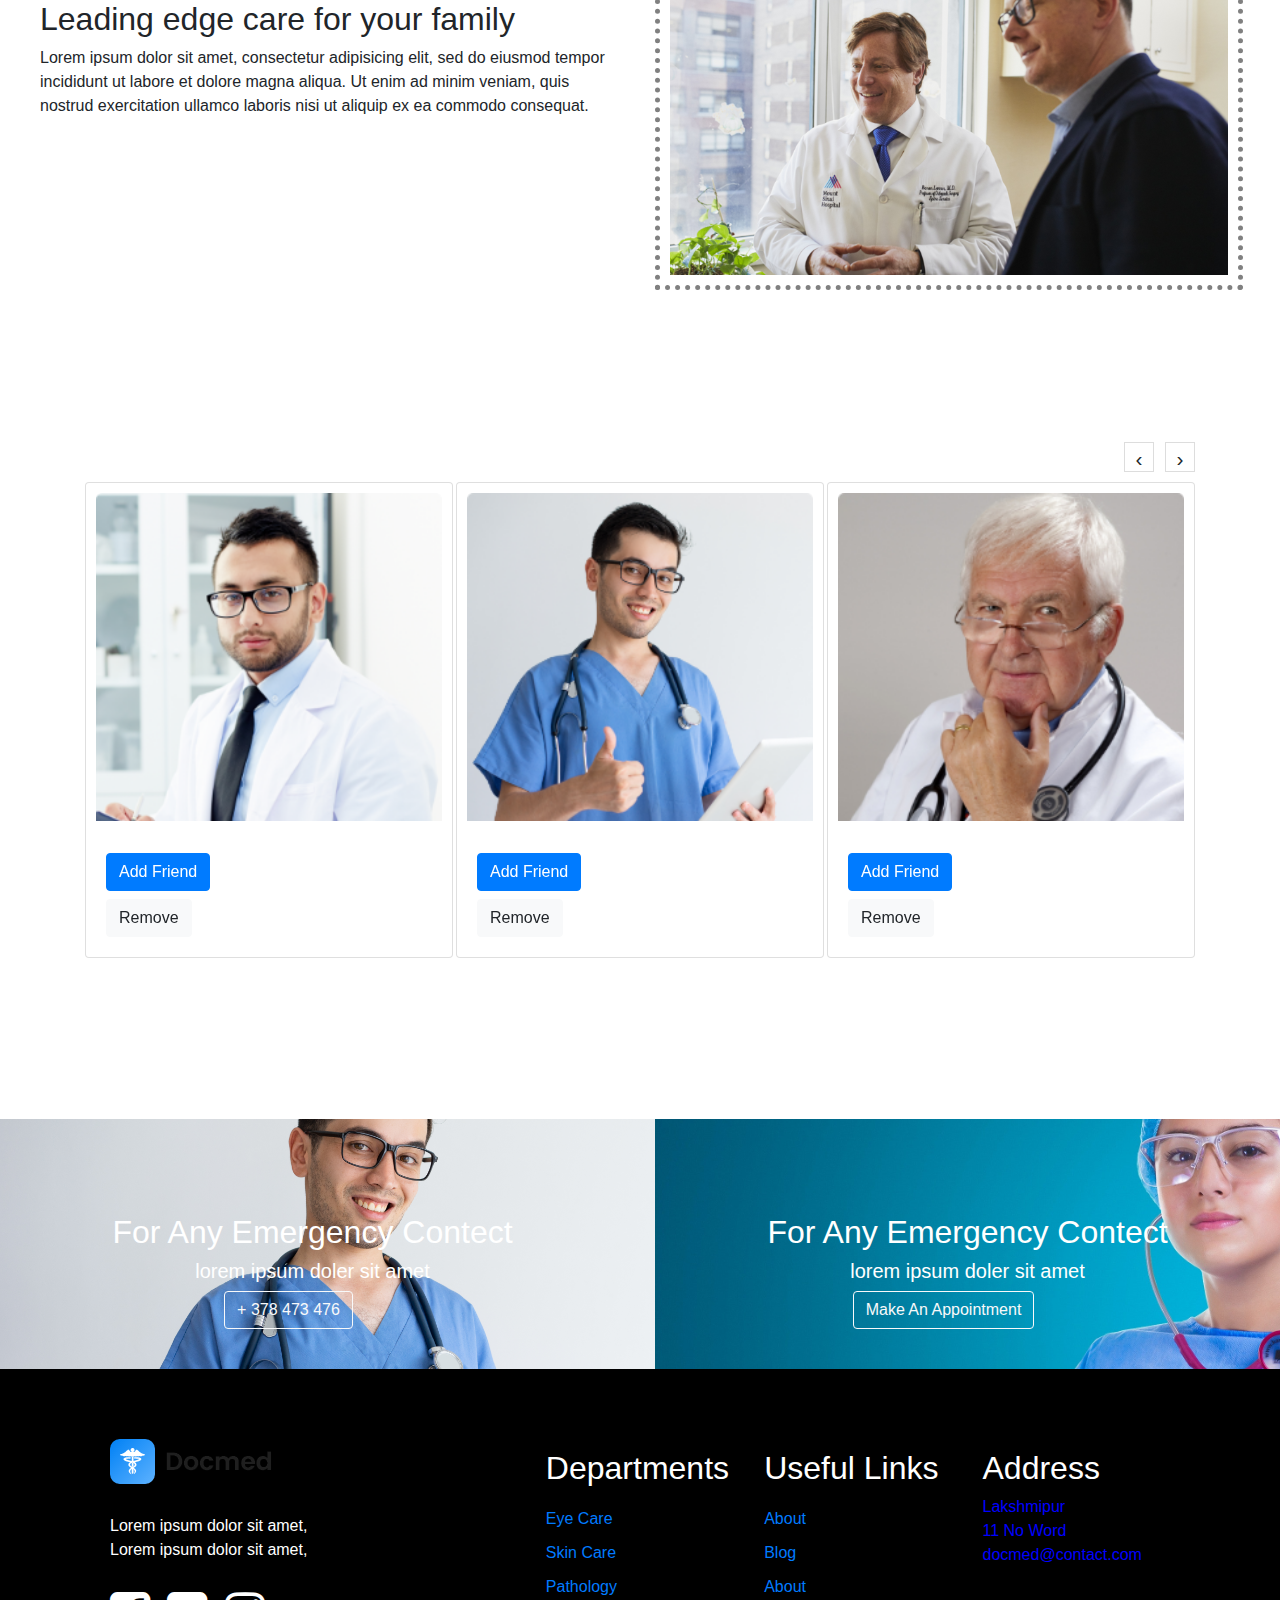
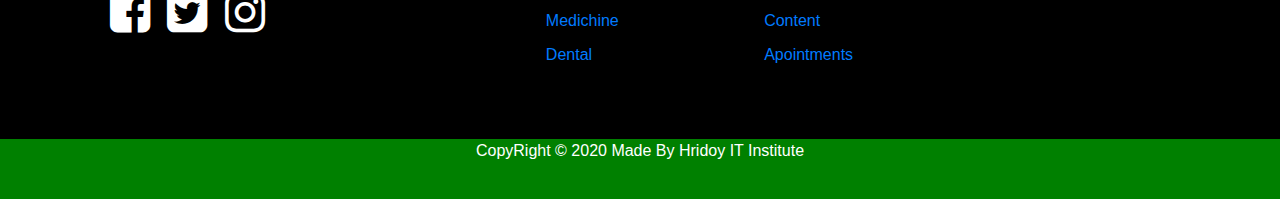
<file: about.html>
<!DOCTYPE html>
<html>
	<head>
		<meta charset="utf-8">
		<title>Design Project</title>
		<link rel="stylesheet" type="text/css" href="css/style.css">
		<link rel="stylesheet" type="text/css" href="bootstrap-4.3.1-dist/css/bootstrap.css">
		<link rel="stylesheet" href="OwlCarousel2-2.3.4/dist/assets/owl.carousel.css">
		<link rel="stylesheet" href="font-awesome/css/font-awesome.css">
		<style>
		.owl-carousel .owl-nav .owl-prev span{
		height: 30px;
		width: 30px;
		border: 1px solid #ddd;
		position: absolute;
		top: -40px;
		right: 41px;
		font-size: 21px;
		}
		.owl-carousel .owl-nav .owl-next span{
		height: 30px;
		width: 30px;
		border: 1px solid #ddd;
		position: absolute;
		top: -40px;
		right: 0px;
		font-size: 21px;
		}
		</style>
	</head>
	<body>
		<!-- Modal-strat -->
		<div id="modal-show" class="modal fade" id="Mymodal">
			<div class="modal-dialog modal-lg">
				<div  class="modal-content">
					<div class="modal-header" style="color: blue; margin-left: 220px; font-size: 30px; font-family: sans-serif;">Make An Appointments<a href="" data-dismiss="modal">X</a></div>
					<div class="modal-body">
						<form action="" method="">
							<div class="row">
								<div class="col">
									<div class="form-group">
										<input type="text" id="Pick data" class="form-control" placeholder="Pick data" >
									</div>
								</div>
								<div class="col">
									<div class="form-group">
										<input type="text" id="Suitable time" class="form-control" placeholder="Suitable time">
									</div>
								</div>
							</div>
						</form>
						<form action="" method="">
							<div class="row">
								<div class="col">
									<div class="form-group">
										<input type="text" id="Select Departments" class="form-control" placeholder="Select Departments" >
									</div>
								</div>
								<div class="col">
									<div class="form-group">
										<input type="text" id="Doctros" class="form-control" placeholder="Doctros" >
									</div>
								</div>
							</div>
						</form>
						<form action="" method="">
							<div class="row">
								<div class="col">
									<div class="form-group">
										<input type="text" id="Name" class="form-control" placeholder="Name" >
									</div>
								</div>
								<div class="col">
									<div class="form-group">
										<input type="text" id="Phone No" class="form-control" placeholder="Phone No" >
									</div>
								</div>
							</div>
						</form>
						<form action="" method="">
							<div class="row">
								<div class="form-group col-sm-12">
									<input type="text" id="Email" placeholder="Email" class="form-control">
								</div>
							</div>
							<a href="#" class="btn btn-outline-primary btn-block">Confirm</a>
						</form>
					</div>
				</div>
			</div>
		</div>
		<!--  menu-strat -->
		<!-- :::::::::::::::::menu-Strat:::::::::::: -->
		<div class="menu">
			<div class="row">
				<div class="col-lg-12">
					<nav class="navbar navbar-expand-sm">
						<div class="logo">
							<img src="img/logo.png" alt="">
						</div>
						<button class="btn btn-outline-primary navbar-toggler" data-target="#mymenu" data-toggle="collapse">
						<span class="navbar-toggler-icon"></span>
						</button>
						<div class="collapse navbar-collapse" id="mymenu">
							<ul class="nav navbar" class="navbar">
								<li><a href="index.html" class="nav-link">Home</a></li>
								<li><a href="department.html" class="nav-link">Department</a></li>
								<li class="dropdown"><a href="blog.html" data-target="#mydropdown" class="nav-link dropdown-toggle" data-toggle="dropdown">Blog</a>
								<ul class="dropdown-menu" aria-labelledby="mydropdown">
									<li><a href="blog.html" class="nav-link">Blog</a></li>
									<li><a href="single.html" class="nav-link">Single-Blog</a></li>
								</ul>
							</li>
							<li class="dropdown"><a href="page.html" data-target="mrdropdown" class="nav-link dropdown-toggle" data-toggle="dropdown">Pages</a>
							<ul class="dropdown-menu" aria-labelledby="mrdropdown">
								<li><a href="element.html" class="nav-link">Elemants</a></li>
								<li><a href="about.html" class="nav-link">About</a></li>
							</ul>
						</li>
						<li><a href="doctor.html" class="nav-link">Doctor</a></li>
						<li><a href="contect.html" class="nav-link">Contect Us</a></li>
					</ul>
				</div>
				<a id="modal-btn" href="#" class="btn btn-outline-primary" class="btn">Make an Appointment</a>
			</nav>
		</div>
	</div>
</div>
<!-- :::::::::::::::::menu-End:::::::::::: -->
<!-- :::::::::::slider-strat:::::::::::::: -->
<section id="slider">
	<div class="row">
		<div class="col-sm-12">
			<div class="carousel slide" data-ride="carousel" setintercal="1000">
				<div class="carousel-inner">
					<div class="carousel-item active">
						<img src="img/banner2.png" alt="" class="img">
						<div class="carousel-caption">
							<div class="likha">
								<h1>Health Care</h1>
								<h2>For Hole Family</h2>
								<p style="margin-top: 10px;">Lorem ipsum dolor sit amet, consectetur adipisicing elit</p>
								<p style="margin-bottom: 10px;">Lorem ipsum dolor sit amet, consectetur adipisicing elit,</p>
								<a href="" class="btn btn-outline-primary">Check Our Service</a>
							</div>
						</div>
					</div>
					<div class="carousel-item">
						<img src="img/banner.png" alt="" class="img">
						<div class="carousel-caption">
							<div class="likha">
								<h1>Health Care</h1>
								<h2>For Hole Family</h2>
								<p style="margin-top: 10px;">Lorem ipsum dolor sit amet, consectetur adipisicing elit</p>
								<p style="margin-bottom: 10px;">Lorem ipsum dolor sit amet, consectetur adipisicing elit,</p>
								<a href="" class="btn btn-outline-primary">Check Our Service</a>
							</div>
						</div>
					</div>
				</div>
			</div>
		</div>
	</div>
</section>
<!-- :::::::::::slider-end:::::::::::::: -->
<!-- :::::::::::::content-strat::::::::: -->
<section id="Contect2">
	<div class="row">
		<div class="col-sm-5">
			<img src="img/a.png" alt="" class="conimg">
		</div>
		<div class="col-sm-7">
			<div class="conlik">
				<h4>Well Come To Docmed</h4>
				<hr>
				<h1>Best Care For Your Good Health</h1>
				<h5>Lorem ipsum dolor sit amet, consectetur adipisicing elit, sed do eiusmod tempor incididunt ut labore et dolore magna aliqua. Ut enim ad minim veniam, quis nostrud exercitation ullamco laboris nisi ut aliquip ex ea commodo consequat. Duis aute irure dolor</h5>
				<p style="margin-top: 20px;">lorem Ipsum doler amet sit</p>
				<p>lorem Ipsum doler amet sit</p>
				<p>lorem Ipsum doler amet sit</p>
				<a href="" class="btn btn-outline-primary">Learn More</a>
			</div>
		</div>
	</div>
</section>
<section id="Contect3">
	<div class="container">
		<div class="row">
			<div class="col-sm-12">
				<div class="con1lik">
					<h1>Our Departments</h1>
					<hr>
					<h5>Lorem ipsum dolor sit amet, consectetur adipisicing elit,</h5>
					<p>sed do eiusmod tempor incididunt ut labore et dolore magna aliqua.</p>
				</div>
				<div class="row" style="margin-top: 60px;">
					<div class="col-sm-4">
						<div class="card shadow-lg">
							<div class="img2">
								<img src="img/1.png" alt="">
							</div>
							<div class="card-body">
								<h4>Eye Care</h4>
								<p style="color: gray;">Lorem ipsum dolor sit amet, consectetur adipisicing elit, sed do eiusmod</p>
								<a href="" class="btn btn-outline-primary">Learn More</a>
							</div>
						</div>
					</div>
					<div class="col-sm-4">
						<div class="card shadow-lg">
							<div class="img2">
								<img src="img/2.png" alt="">
							</div>
							<div class="card-body">
								<h4>Physical Therapy</h4>
								<p style="color: gray;">Lorem ipsum dolor sit amet, consectetur adipisicing elit, sed do eiusmod</p>
								<a href="" class="btn btn-outline-primary">Learn More</a>
							</div>
						</div>
					</div>
					<div class="col-sm-4">
						<div class="card shadow-lg">
							<div class="img2">
								<img src="img/3.png" alt="">
							</div>
							<div class="card-body">
								<h4>Dental Care</h4>
								<p style="color: gray;">Lorem ipsum dolor sit amet, consectetur adipisicing elit, sed do eiusmod</p>
								<a href="" class="btn btn-outline-primary">Learn More</a>
							</div>
						</div>
					</div>
					<div class="col-sm-4" style="margin-top: 40px;">
						<div class="card shadow-lg">
							<div class="img2">
								<img src="img/4.png" alt="">
							</div>
							<div class="card-body">
								<h4>Diagnostic Test</h4>
								<p style="color: gray;">Lorem ipsum dolor sit amet, consectetur adipisicing elit, sed do eiusmod</p>
								<a href="" class="btn btn-outline-primary">Learn More</a>
							</div>
						</div>
					</div>
					<div class="col-sm-4" style="margin-top: 40px;">
						<div class="card shadow-lg">
							<div class="img2">
								<img src="img/5.png" alt="">
							</div>
							<div class="card-body">
								<h4>Skin Surgery</h4>
								<p style="color: gray;">Lorem ipsum dolor sit amet, consectetur adipisicing elit, sed do eiusmod</p>
								<a href="" class="btn btn-outline-primary">Learn More</a>
							</div>
						</div>
					</div>
					<div class="col-sm-4" style="margin-top: 40px;">
						<div class="card shadow-lg">
							<div class="img2">
								<img src="img/6.png" alt="">
							</div>
							<div class="card-body">
								<h4>Surgery Service</h4>
								<p style="color: gray;">Lorem ipsum dolor sit amet, consectetur adipisicing elit, sed do eiusmod</p>
								<a href="" class="btn btn-outline-primary">Learn More</a>
							</div>
						</div>
					</div>
				</div>
			</div>
		</div>
	</div>
</section>
<section id="Contect4">
	<div class="row">
		<div class="col-sm-12">
			<div class="carousel slide" id="mysilde" data-ride="carousel" setintercal="1000">
				<ol class="carousel-indicators">
					<li data-target="#mysilde" data-slide-to="0"></li>
					<li data-target="#mysilde" data-slide-to="1"></li>
				</ol>
				<div class="carousel-inner">
					<div class="carousel-item active">
						<div class="carousel2">
							<img src="img/testmonial/1.png" alt="">
						</div>
						<div class="carousel-caption">
							<div class="carousel21">
								<p>Lorem ipsum dolor sit amet, consectetur adipisicing elit, sed do eiusmod tempor incididunt ut labore et dolore magna aliqua. Ut enim ad minim veniam, quis nostrud exercitation ullamco laboris nisi ut aliquip ex ea commodo</p>
								<h5>ASANA KORIM</h5>
							</div>
						</div>
					</div>
					<div class="carousel-item">
						<div class="carousel2">
							<img src="img/testmonial/2.png" alt="">
						</div>
						<div class="carousel-caption">
							<div class="carousel21">
								<p>Lorem ipsum dolor sit amet, consectetur adipisicing elit, sed do eiusmod tempor incididunt ut labore et dolore magna aliqua. Ut enim ad minim veniam, quis nostrud exercitation ullamco laboris nisi ut aliquip ex ea commodo</p>
								<h5>ASANA KORIM</h5>
							</div>
						</div>
					</div>
				</div>
				<a href="#mysilde" class="carousel-control-prev" data-slide="prev">
					<span class="carousel-control-prev-icon"></span>
				</a>
				<a href="#mysilde" class="carousel-control-next" data-slide="next">
					<span class="carousel-control-next-icon"></span>
				</a>
			</div>
		</div>
	</div>
</section>
<section id="Contect5">
	<div class="row">
		<div class="col-sm-12">
			<ul class="nav nav-tabs" style="background-color: #eee;">
				<li class="nav-item"><a href="#Excellent Service" class="nav-link active" data-toggle="tab" style="font-size: 40px;">Excellent Service</a></li>
				<li class="nav-item"><a href="#Qualified Doctors" class="nav-link" data-toggle="tab" style="font-size: 40px;">Qualified Doctors</a></li>
				<li class="nav-item"><a href="#Emergency Departments" class="nav-link" data-toggle="tab" style="font-size: 40px;">Emergency Departments</a></li>
			</ul>
			<div class="tab-content">
				<div class="row">
					<div class="col-sm-6">
						<div class="tab-pane active" id="Excellent Service">
							<div class="tab-likha">
								<h2>Leading edge care for your family</h2>
								<p>Lorem ipsum dolor sit amet, consectetur adipisicing elit, sed do eiusmod tempor incididunt ut labore et dolore magna aliqua. Ut enim ad minim veniam, quis nostrud exercitation ullamco laboris nisi ut aliquip ex ea commodo consequat.</p>
							</div>
						</div>
					</div>
					<div class="col-sm-6">
						<div class="tab-pane active" id="Excellent Service">
							<div class="tabImg">
								<img src="img/business.png" alt="">
							</div>
						</div>
					</div>
				</div>
			</div>
		</div>
	</div>
</section>
<section id="Contect6">
	<div class="container">
		<div class="row">
			<div class="col-sm-12">
				<div class="owl-carousel">
					<div class="card">
						<div class="owl-img">
							<img src="img/experts/9.png" alt="">
						</div>
						<div class="card-body">
							<a href="" class="btn btn-primary">Add Friend</a>
							<a href="" class="btn btn-light mt-2">Remove</a>
						</div>
					</div>
					<div class="card">
						<div class="owl-img">
							<img src="img/experts/8.png" alt="">
						</div>
						<div class="card-body">
							<a href="" class="btn btn-primary">Add Friend</a>
							<a href="" class="btn btn-light mt-2">Remove</a>
						</div>
					</div>
					<div class="card">
						<div class="owl-img">
							<img src="img/experts/7.png" alt="">
						</div>
						<div class="card-body">
							<a href="" class="btn btn-primary">Add Friend</a>
							<a href="" class="btn btn-light mt-2">Remove</a>
						</div>
					</div>
					<div class="card">
						<div class="owl-img">
							<img src="img/experts/6.png" alt="">
						</div>
						<div class="card-body">
							<a href="" class="btn btn-primary">Add Friend</a>
							<a href="" class="btn btn-light mt-2">Remove</a>
						</div>
					</div>
					<div class="card">
						<div class="owl-img">
							<img src="img/experts/1.png" alt="">
						</div>
						<div class="card-body">
							<a href="" class="btn btn-primary">Add Friend</a>
							<a href="" class="btn btn-light mt-2">Remove</a>
						</div>
					</div>
					<div class="card">
						<div class="owl-img">
							<img src="img/experts/4.png" alt="">
						</div>
						<div class="card-body">
							<a href="" class="btn btn-primary">Add Friend</a>
							<a href="" class="btn btn-light mt-2">Remove</a>
						</div>
					</div>
					<div class="card">
						<div class="owl-img">
							<img src="img/experts/3.png" alt="">
						</div>
						<div class="card-body">
							<a href="" class="btn btn-primary">Add Friend</a>
							<a href="" class="btn btn-light mt-2">Remove</a>
						</div>
					</div>
					<div class="card">
						<div class="owl-img">
							<img src="img/experts/2.png" alt="">
						</div>
						<div class="card-body">
							<a href="" class="btn btn-primary">Add Friend</a>
							<a href="" class="btn btn-light mt-2">Remove</a>
						</div>
					</div>
				</div>
			</div>
		</div>
	</div>
</section>
<section id="Content7">
	<div class="row">
		<div class="col-sm-6">
			<div class="img7">
				<img src="img/emergency-1.png" alt="">
				<div class="carousel-caption">
					<h2>For Any Emergency Contect</h2>
					<h5>lorem ipsum doler sit amet</h5>
					<a href="" class="btn btn-outline-light mr-5"> + 378 473 476 </a>
				</div>
			</div>
		</div>
		<div class="col-sm-6">
			<div class="img8">
				<img src="img/emergency-2.png" alt="">
				<div class="carousel-caption">
					<h2>For Any Emergency Contect</h2>
					<h5>lorem ipsum doler sit amet</h5>
					<a href="" class="btn btn-outline-light mr-5"> Make An Appointment </a>
				</div>
			</div>
		</div>
	</div>
</section>
<section id="Content8">
	<div class="row">
		<div class="col-sm-5">
			<div class="img9">
				<img src="img/logo.png" alt="">
				<p style="margin-bottom: 0px; margin-top: 30px;">Lorem ipsum dolor sit amet,</p>
				<p>Lorem ipsum dolor sit amet,</p>
				<li style="color: white; list-style: none; display: inline-block; font-size: 47px; margin-left: 110px;">
					<span class="fa fa-facebook-square"></span>
				</li>
				<li style="color: white; list-style: none; display: inline-block; font-size: 47px; margin-left: 13px;">
					<span class="fa fa-twitter-square"></span>
				</li>
				<li style="color: white; list-style: none; display: inline-block; font-size: 47px; margin-left: 13px;">
					<span class="fa fa-instagram"></span>
				</li>
			</div>
		</div>
		<div class="col-sm-2">
			<div class="titlefooter">
				<h2>Departments</h2>
				<a href="" style="text-decoration: none; margin-top: 20px;">Eye Care</a>
				<a href="" style="text-decoration: none;">Skin Care</a>
				<a href="" style="text-decoration: none;">Pathology</a>
				<a href="" style="text-decoration: none;">Medichine</a>
				<a href="" style="text-decoration: none;">Dental</a>
			</div>
		</div>
		<div class="col-sm-2">
			<div class="titlefooter2">
				<h2>Useful Links</h2>
				<a href="" style="text-decoration: none; margin-top: 20px;">About</a>
				<a href="" style="text-decoration: none;">Blog</a>
				<a href="" style="text-decoration: none;">About</a>
				<a href="" style="text-decoration: none;">Content</a>
				<a href="" style="text-decoration: none;">Apointments</a>
			</div>
		</div>
		<div class="col-sm-3">
			<div class="titlefooter3">
				<h2>Address</h2>
				<p>Lakshmipur</p>
				<p>11 No Word</p>
				<p>docmed@contact.com</p>
			</div>
		</div>
	</div>
</section>
<section id="Content9">
	<div class="col-sm-12">
		<div class="titlefooter4">
			<p>CopyRight &copy; 2020 Made By Hridoy IT Institute</p>
		</div>
	</div>
</section>
<!-- :::::::::::::content-end::::::::::: -->
<script src="js/jquery-3.4.1.js"></script>
<script src="bootstrap-4.3.1-dist/js/bootstrap.js"></script>
<script src="js/script.js"></script>
<script src="OwlCarousel2-2.3.4/dist/owl.carousel.js"></script>
<script>
		$('.owl-carousel').owlCarousel({
		center: true,
		nav: true,
		loop: true,
		margin: 3,
		responsive:{
		0:{
		item: 1
		},
		600:{
		item:3
		},
		1000:{
		item:6
		}
		}
		});
</script>
</body>
</html>
</file>
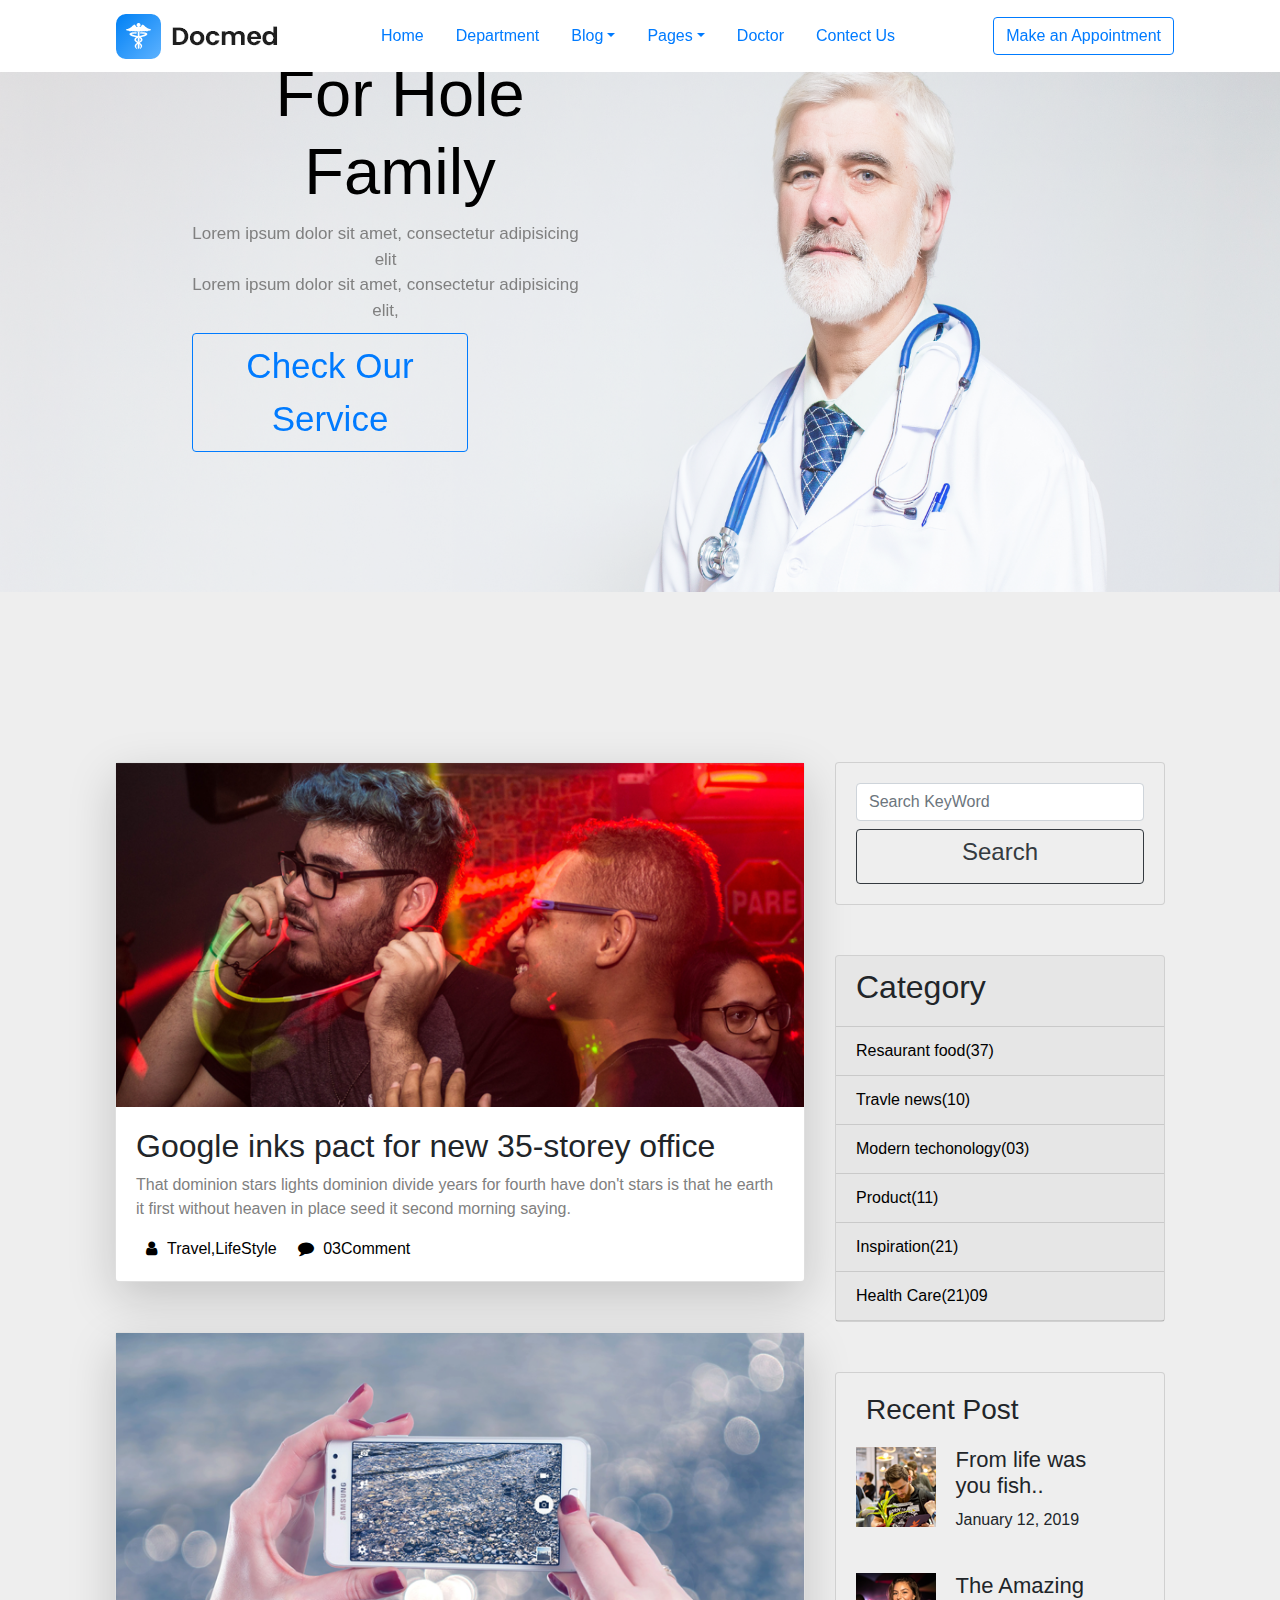
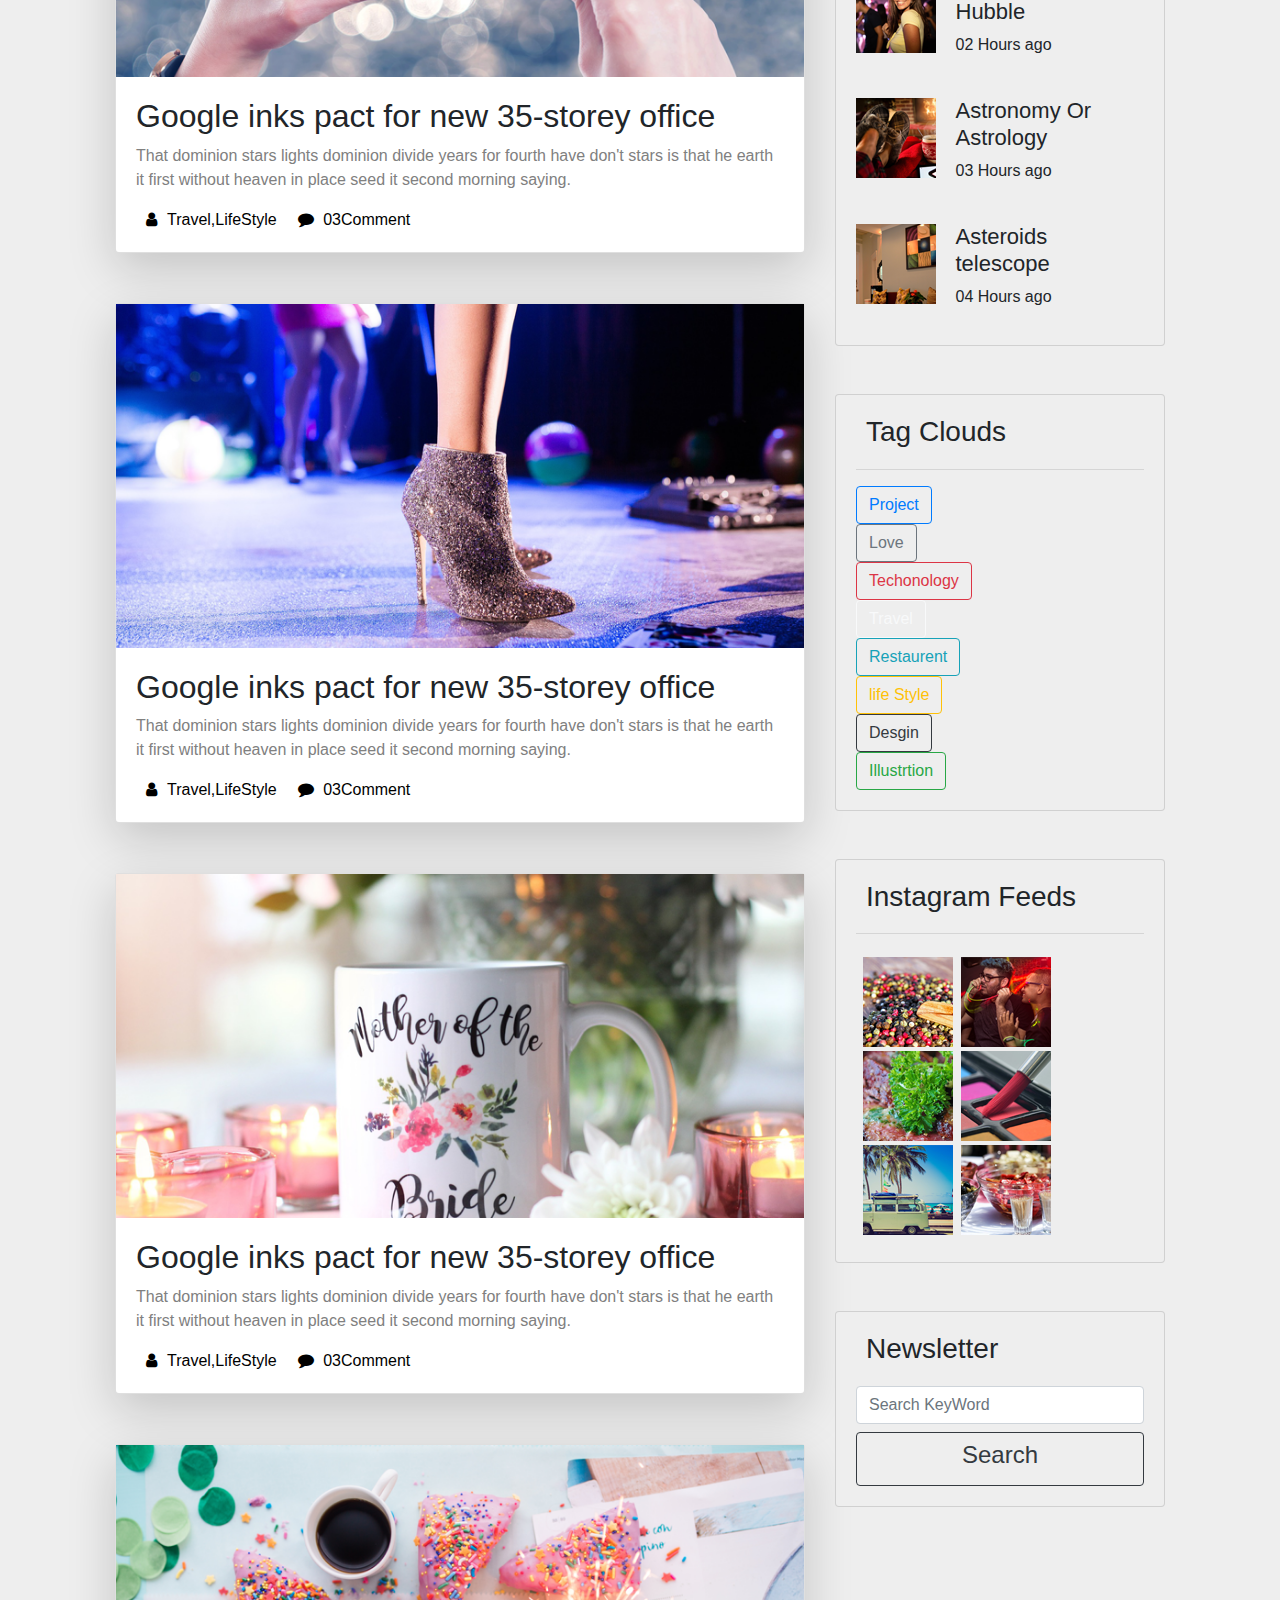
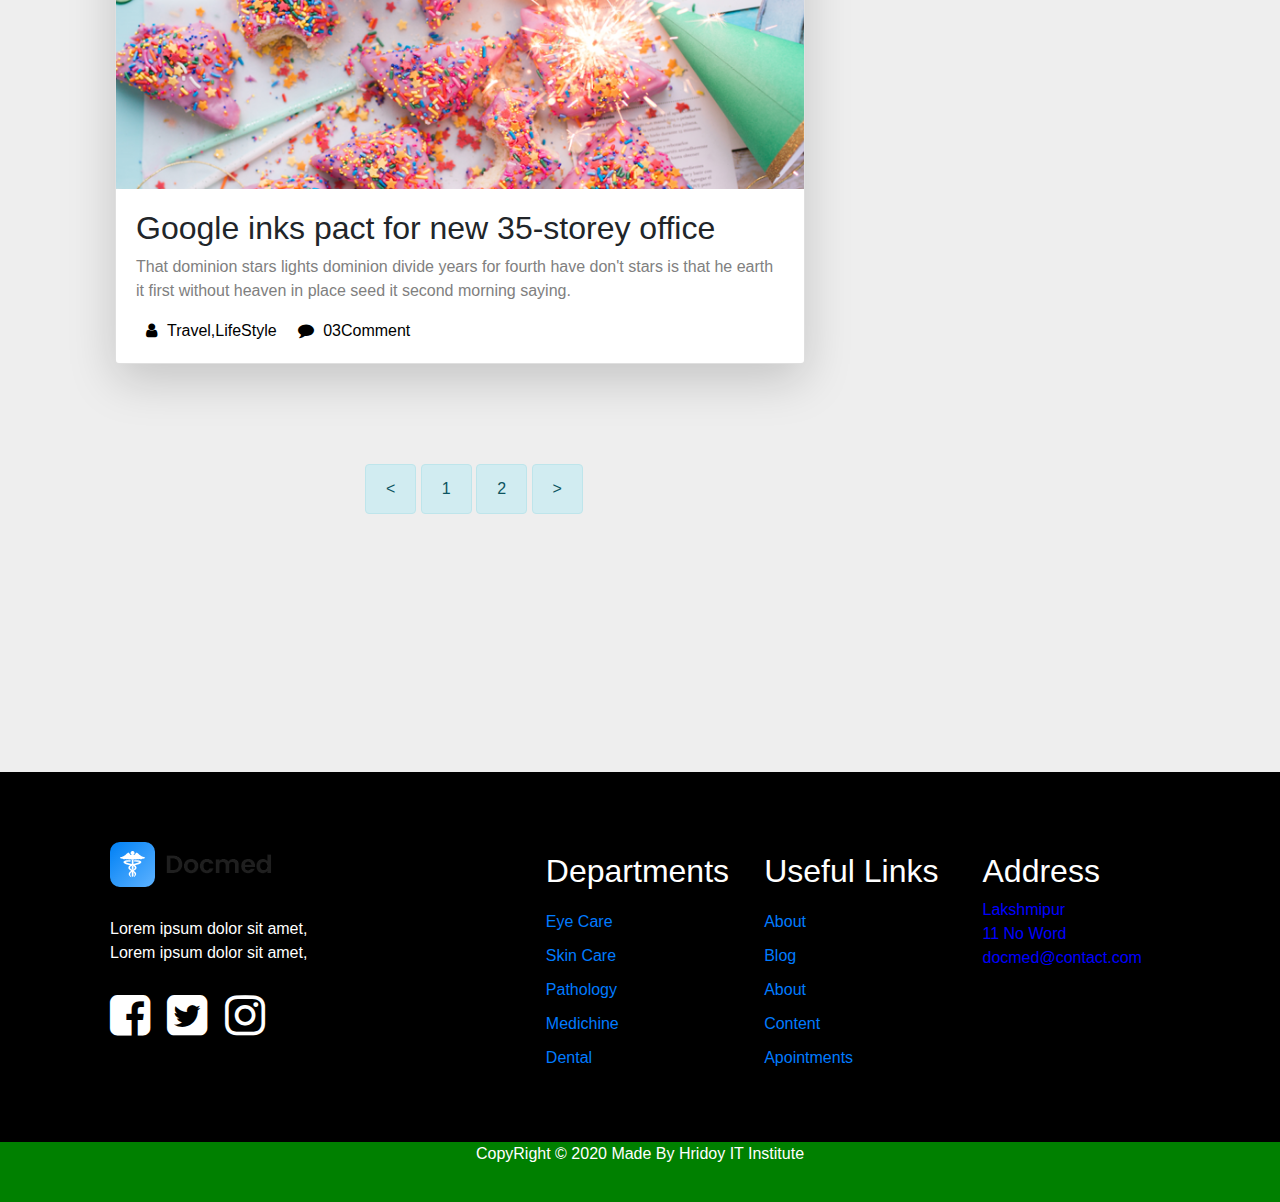
<file: blog.html>
<!DOCTYPE html>
<html>
	<head>
		<meta charset="utf-8">
		<title>Design Project</title>
		<link rel="stylesheet" type="text/css" href="css/style.css">
		<link rel="stylesheet" type="text/css" href="bootstrap-4.3.1-dist/css/bootstrap.css">
		<link rel="stylesheet" href="OwlCarousel2-2.3.4/dist/assets/owl.carousel.css">
		<link rel="stylesheet" href="font-awesome/css/font-awesome.css">
		<style>
		.owl-carousel .owl-nav .owl-prev span{
		height: 30px;
		width: 30px;
		border: 1px solid #ddd;
		position: absolute;
		top: -40px;
		right: 41px;
		font-size: 21px;
		}
		.owl-carousel .owl-nav .owl-next span{
		height: 30px;
		width: 30px;
		border: 1px solid #ddd;
		position: absolute;
		top: -40px;
		right: 0px;
		font-size: 21px;
		}
		</style>
	</head>
	<body>
		<!-- Modal-strat -->
		<div id="modal-show" class="modal fade" id="Mymodal">
			<div class="modal-dialog modal-lg">
				<div  class="modal-content">
					<div class="modal-header" style="color: blue; margin-left: 220px; font-size: 30px; font-family: sans-serif;">Make An Appointments<a href="" data-dismiss="modal">X</a></div>
					<div class="modal-body">
						<form action="" method="">
							<div class="row">
								<div class="col">
									<div class="form-group">
										<input type="text" id="Pick data" class="form-control" placeholder="Pick data" >
									</div>
								</div>
								<div class="col">
									<div class="form-group">
										<input type="text" id="Suitable time" class="form-control" placeholder="Suitable time">
									</div>
								</div>
							</div>
						</form>
						<form action="" method="">
							<div class="row">
								<div class="col">
									<div class="form-group">
										<input type="text" id="Select Departments" class="form-control" placeholder="Select Departments" >
									</div>
								</div>
								<div class="col">
									<div class="form-group">
										<input type="text" id="Doctros" class="form-control" placeholder="Doctros" >
									</div>
								</div>
							</div>
						</form>
						<form action="" method="">
							<div class="row">
								<div class="col">
									<div class="form-group">
										<input type="text" id="Name" class="form-control" placeholder="Name" >
									</div>
								</div>
								<div class="col">
									<div class="form-group">
										<input type="text" id="Phone No" class="form-control" placeholder="Phone No" >
									</div>
								</div>
							</div>
						</form>
						<form action="" method="">
							<div class="row">
								<div class="form-group col-sm-12">
									<input type="text" id="Email" placeholder="Email" class="form-control">
								</div>
							</div>
							<a href="#" class="btn btn-outline-primary btn-block">Confirm</a>
						</form>
					</div>
				</div>
			</div>
		</div>
		<!--  menu-strat -->
		<!-- :::::::::::::::::menu-Strat:::::::::::: -->
		<div class="menu">
			<div class="row">
				<div class="col-lg-12">
					<nav class="navbar navbar-expand-sm">
						<div class="logo">
							<img src="img/logo.png" alt="">
						</div>
						<button class="btn btn-outline-primary navbar-toggler" data-target="#mymenu" data-toggle="collapse">
						<span class="navbar-toggler-icon"></span>
						</button>
						<div class="collapse navbar-collapse" id="mymenu">
							<ul class="nav navbar" class="navbar">
								<li><a href="index.html" class="nav-link">Home</a></li>
								<li><a href="department.html" class="nav-link">Department</a></li>
								<li class="dropdown"><a href="blog.html" data-target="#mydropdown" class="nav-link dropdown-toggle" data-toggle="dropdown">Blog</a>
								<ul class="dropdown-menu" aria-labelledby="mydropdown">
									<li><a href="blog.html" class="nav-link">Blog</a></li>
									<li><a href="single.html" class="nav-link">Single-Blog</a></li>
								</ul>
							</li>
							<li class="dropdown"><a href="page.html" data-target="mrdropdown" class="nav-link dropdown-toggle" data-toggle="dropdown">Pages</a>
							<ul class="dropdown-menu" aria-labelledby="mrdropdown">
								<li><a href="element.html" class="nav-link">Elemants</a></li>
								<li><a href="about.html" class="nav-link">About</a></li>
							</ul>
						</li>
						<li><a href="doctor.html" class="nav-link">Doctor</a></li>
						<li><a href="contect.html" class="nav-link">Contect Us</a></li>
					</ul>
				</div>
				<a id="modal-btn" href="#" class="btn btn-outline-primary" class="btn">Make an Appointment</a>
			</nav>
		</div>
	</div>
</div>
<!-- :::::::::::::::::menu-End:::::::::::: -->
<!-- :::::::::::slider-strat:::::::::::::: -->
<section id="slider">
	<div class="row">
		<div class="col-sm-12">
			<div class="carousel slide" data-ride="carousel" setintercal="1000">
				<div class="carousel-inner">
					<div class="carousel-item active">
						<img src="img/banner2.png" alt="" class="img">
						<div class="carousel-caption">
							<div class="likha">
								<h1>Health Care</h1>
								<h2>For Hole Family</h2>
								<p style="margin-top: 10px;">Lorem ipsum dolor sit amet, consectetur adipisicing elit</p>
								<p style="margin-bottom: 10px;">Lorem ipsum dolor sit amet, consectetur adipisicing elit,</p>
								<a href="" class="btn btn-outline-primary">Check Our Service</a>
							</div>
						</div>
					</div>
					<div class="carousel-item">
						<img src="img/banner.png" alt="" class="img">
						<div class="carousel-caption">
							<div class="likha">
								<h1>Health Care</h1>
								<h2>For Hole Family</h2>
								<p style="margin-top: 10px;">Lorem ipsum dolor sit amet, consectetur adipisicing elit</p>
								<p style="margin-bottom: 10px;">Lorem ipsum dolor sit amet, consectetur adipisicing elit,</p>
								<a href="" class="btn btn-outline-primary">Check Our Service</a>
							</div>
						</div>
					</div>
				</div>
			</div>
		</div>
	</div>
</section>
<!-- :::::::::::slider-end:::::::::::::: -->
<!-- :::::::::::::content-strat::::::::: -->
<section id="Content1">
	<div class="container">
		<div class="row">
			<div class="col-sm-8">
				<div class="card shadow-lg" style="margin-top: 70px;">
					<img src="img/blog/single_blog_1.png" alt="">
					<div class="card-body">
						<div class="blog1">
							<h2>Google inks pact for new 35-storey office</h2>
							<p>That dominion stars lights dominion divide years for fourth have don't stars is that he earth it first without heaven in place seed it second morning saying.</p>
							<a href="" style="margin-left: 10px; color: black;"><span style="margin-right: 10px; color: black;"><i class="fa fa-user"></i></span>Travel,LifeStyle</a>
							<a href="" style="margin-left: 17px; color: black;"><span style="margin-right: 9px; color: black;"><i class="fa fa-comment"></i></span>03Comment</a>
						</div>
					</div>
				</div>
				<div class="card shadow-lg" style="margin-top: 50px;">
					<img src="img/blog/single_blog_2.png" alt="">
					<div class="card-body">
						<div class="blog1">
							<h2>Google inks pact for new 35-storey office</h2>
							<p>That dominion stars lights dominion divide years for fourth have don't stars is that he earth it first without heaven in place seed it second morning saying.</p>
							<a href="" style="margin-left: 10px; color: black;"><span style="margin-right: 10px; color: black;"><i class="fa fa-user"></i></span>Travel,LifeStyle</a>
							<a href="" style="margin-left: 17px; color: black;"><span style="margin-right: 9px; color: black;"><i class="fa fa-comment"></i></span>03Comment</a>
						</div>
					</div>
				</div>
				<div class="card shadow-lg" style="margin-top: 50px;">
					<img src="img/blog/single_blog_3.png" alt="">
					<div class="card-body">
						<div class="blog1">
							<h2>Google inks pact for new 35-storey office</h2>
							<p>That dominion stars lights dominion divide years for fourth have don't stars is that he earth it first without heaven in place seed it second morning saying.</p>
							<a href="" style="margin-left: 10px; color: black;"><span style="margin-right: 10px; color: black;"><i class="fa fa-user"></i></span>Travel,LifeStyle</a>
							<a href="" style="margin-left: 17px; color: black;"><span style="margin-right: 9px; color: black;"><i class="fa fa-comment"></i></span>03Comment</a>
						</div>
					</div>
				</div>
				<div class="card shadow-lg" style="margin-top: 50px;">
					<img src="img/blog/single_blog_4.png" alt="">
					<div class="card-body">
						<div class="blog1">
							<h2>Google inks pact for new 35-storey office</h2>
							<p>That dominion stars lights dominion divide years for fourth have don't stars is that he earth it first without heaven in place seed it second morning saying.</p>
							<a href="" style="margin-left: 10px; color: black;"><span style="margin-right: 10px; color: black;"><i class="fa fa-user"></i></span>Travel,LifeStyle</a>
							<a href="" style="margin-left: 17px; color: black;"><span style="margin-right: 9px; color: black;"><i class="fa fa-comment"></i></span>03Comment</a>
						</div>
					</div>
				</div>
				<div class="card shadow-lg" style="margin-top: 50px;">
					<img src="img/blog/single_blog_5.png" alt="">
					<div class="card-body">
						<div class="blog1">
							<h2>Google inks pact for new 35-storey office</h2>
							<p>That dominion stars lights dominion divide years for fourth have don't stars is that he earth it first without heaven in place seed it second morning saying.</p>
							<a href="" style="margin-left: 10px; color: black;"><span style="margin-right: 10px; color: black;"><i class="fa fa-user"></i></span>Travel,LifeStyle</a>
							<a href="" style="margin-left: 17px; color: black;"><span style="margin-right: 9px; color: black;"><i class="fa fa-comment"></i></span>03Comment</a>
						</div>
					</div>
				</div>
				<div class="blog2">
					<button class="alert alert-info"><</button>
					<button class="alert alert-info">1</button>
					<button class="alert alert-info">2</button>
					<button class="alert alert-info">></button>
				</div>
			</div>
			<div class="col-sm-4">
				<div class="card" style="background-color: #eee; margin-top: 70px;">
					<div class="card-body">
						<input type="text" class="form-control" placeholder="Search KeyWord">
						<button class="btn btn-outline-dark btn-block mt-2 p-2"><h4>Search</h4></button>
					</div>
				</div>
				<div class="card" style="background-color: #eee; margin-top: 50px;">
					<div class="card-header">
						<h2>Category</h2>
					</div>
					<div class="card-header">
						<a href="" style="color: black;">Resaurant food(37)</a>
					</div>
					<div class="card-header">
						<a href="" style="color: black;">Travle news(10)</a>
					</div>
					<div class="card-header">
						<a href="" style="color: black;">Modern techonology(03)</a>
					</div>
					<div class="card-header">
						<a href="" style="color: black;">Product(11)</a>
					</div>
					<div class="card-header">
						<a href="" style="color: black;">Inspiration(21)</a>
					</div>
					<div class="card-header">
						<a href="" style="color: black;">Health Care(21)09</a>
					</div>
				</div>
				<div class="card" style="background-color: #eee; margin-top: 50px;">
					<div class="card-body">
						<h3>Recent Post</h3>
						<div class="row">
							<div class="col-sm-3">
								<img src="img/post/post_1.png" alt="">
							</div>
							<div class="col-sm-8">
								<div class="blog3">
									<h4>From life was you fish..</h4>
									<p>January 12, 2019</p>
								</div>
							</div>
						</div>
						<div class="row" style="margin-top: 25px;">
							<div class="col-sm-3">
								<img src="img/post/post_2.png" alt="">
							</div>
							<div class="col-sm-8">
								<div class="blog3">
									<h4>The Amazing Hubble</h4>
									<p>02 Hours ago</p>
								</div>
							</div>
						</div>
						<div class="row" style="margin-top: 25px;">
							<div class="col-sm-3">
								<img src="img/post/post_3.png" alt="">
							</div>
							<div class="col-sm-8">
								<div class="blog3">
									<h4>Astronomy Or Astrology</h4>
									<p>03 Hours ago</p>
								</div>
							</div>
						</div>
						<div class="row" style="margin-top: 25px;">
							<div class="col-sm-3">
								<img src="img/post/post_4.png" alt="">
							</div>
							<div class="col-sm-8">
								<div class="blog3">
									<h4>Asteroids telescope</h4>
									<p>04 Hours ago</p>
								</div>
							</div>
						</div>
					</div>
				</div>
				<div class="card mt-5" style="background-color: #eee;">
					<div class="card-body">
						<h3>Tag Clouds</h3>
						<hr>
						<div class="button-group">
							<button class="btn btn-outline-primary">Project</button>
							<button class="btn btn-outline-secondary">Love</button>
							<button class="btn btn-outline-danger">Techonology</button>
							<button class="btn btn-outline-light">Travel</button>
							<button class="btn btn-outline-info">Restaurent</button>
							<button class="btn btn-outline-warning">life Style</button>
							<button class="btn btn-outline-dark">Desgin</button>
							<button class="btn btn-outline-success">Illustrtion</button>
						</div>
					</div>
				</div>
				<div class="card mt-5" style="background-color: #eee;">
					<div class="card-body">
						<h3>Instagram Feeds</h3>
						<hr>
						<div class="card-colmuns">
							<img src="img/post/post_5.png" alt="">
							<img src="img/post/post_6.png" alt="">
							<img src="img/post/post_7.png" alt="">
							<img src="img/post/post_8.png" alt="">
							<img src="img/post/post_9.png" alt="">
							<img src="img/post/post_10.png" alt="">
						</div>
					</div>
				</div>
				<div class="card mt-5" style="background-color: #eee;">
					<div class="card-body">
						<h3>Newsletter</h3>
						<input type="text" class="form-control" placeholder="Search KeyWord">
						<button class="btn btn-outline-dark btn-block mt-2 p-2"><h4>Search</h4></button>
					</div>
				</div>
			</div>
		</div>
	</div>
</section>
<section id="Content8">
	<div class="row">
		<div class="col-sm-5">
			<div class="img9">
				<img src="img/logo.png" alt="">
				<p style="margin-bottom: 0px; margin-top: 30px;">Lorem ipsum dolor sit amet,</p>
				<p>Lorem ipsum dolor sit amet,</p>
				<li style="color: white; list-style: none; display: inline-block; font-size: 47px; margin-left: 110px;">
					<span class="fa fa-facebook-square"></span>
				</li>
				<li style="color: white; list-style: none; display: inline-block; font-size: 47px; margin-left: 13px;">
					<span class="fa fa-twitter-square"></span>
				</li>
				<li style="color: white; list-style: none; display: inline-block; font-size: 47px; margin-left: 13px;">
					<span class="fa fa-instagram"></span>
				</li>
			</div>
		</div>
		<div class="col-sm-2">
			<div class="titlefooter">
				<h2>Departments</h2>
				<a href="" style="text-decoration: none; margin-top: 20px;">Eye Care</a>
				<a href="" style="text-decoration: none;">Skin Care</a>
				<a href="" style="text-decoration: none;">Pathology</a>
				<a href="" style="text-decoration: none;">Medichine</a>
				<a href="" style="text-decoration: none;">Dental</a>
			</div>
		</div>
		<div class="col-sm-2">
			<div class="titlefooter2">
				<h2>Useful Links</h2>
				<a href="" style="text-decoration: none; margin-top: 20px;">About</a>
				<a href="" style="text-decoration: none;">Blog</a>
				<a href="" style="text-decoration: none;">About</a>
				<a href="" style="text-decoration: none;">Content</a>
				<a href="" style="text-decoration: none;">Apointments</a>
			</div>
		</div>
		<div class="col-sm-3">
			<div class="titlefooter3">
				<h2>Address</h2>
				<p>Lakshmipur</p>
				<p>11 No Word</p>
				<p>docmed@contact.com</p>
			</div>
		</div>
	</div>
</section>
<section id="Content9">
	<div class="col-sm-12">
		<div class="titlefooter4">
			<p>CopyRight &copy; 2020 Made By Hridoy IT Institute</p>
		</div>
	</div>
</section>
<!-- :::::::::::::content-end::::::::::: -->
<script src="js/jquery-3.4.1.js"></script>
<script src="bootstrap-4.3.1-dist/js/bootstrap.js"></script>
<script src="js/script.js"></script>
<script src="OwlCarousel2-2.3.4/dist/owl.carousel.js"></script>
<script>
		$('.owl-carousel').owlCarousel({
		center: true,
		nav: true,
		loop: true,
		margin: 3,
		responsive:{
		0:{
		item: 1
		},
		600:{
		item:3
		},
		1000:{
		item:6
		}
		}
		});
</script>
</body>
</html>
</file>
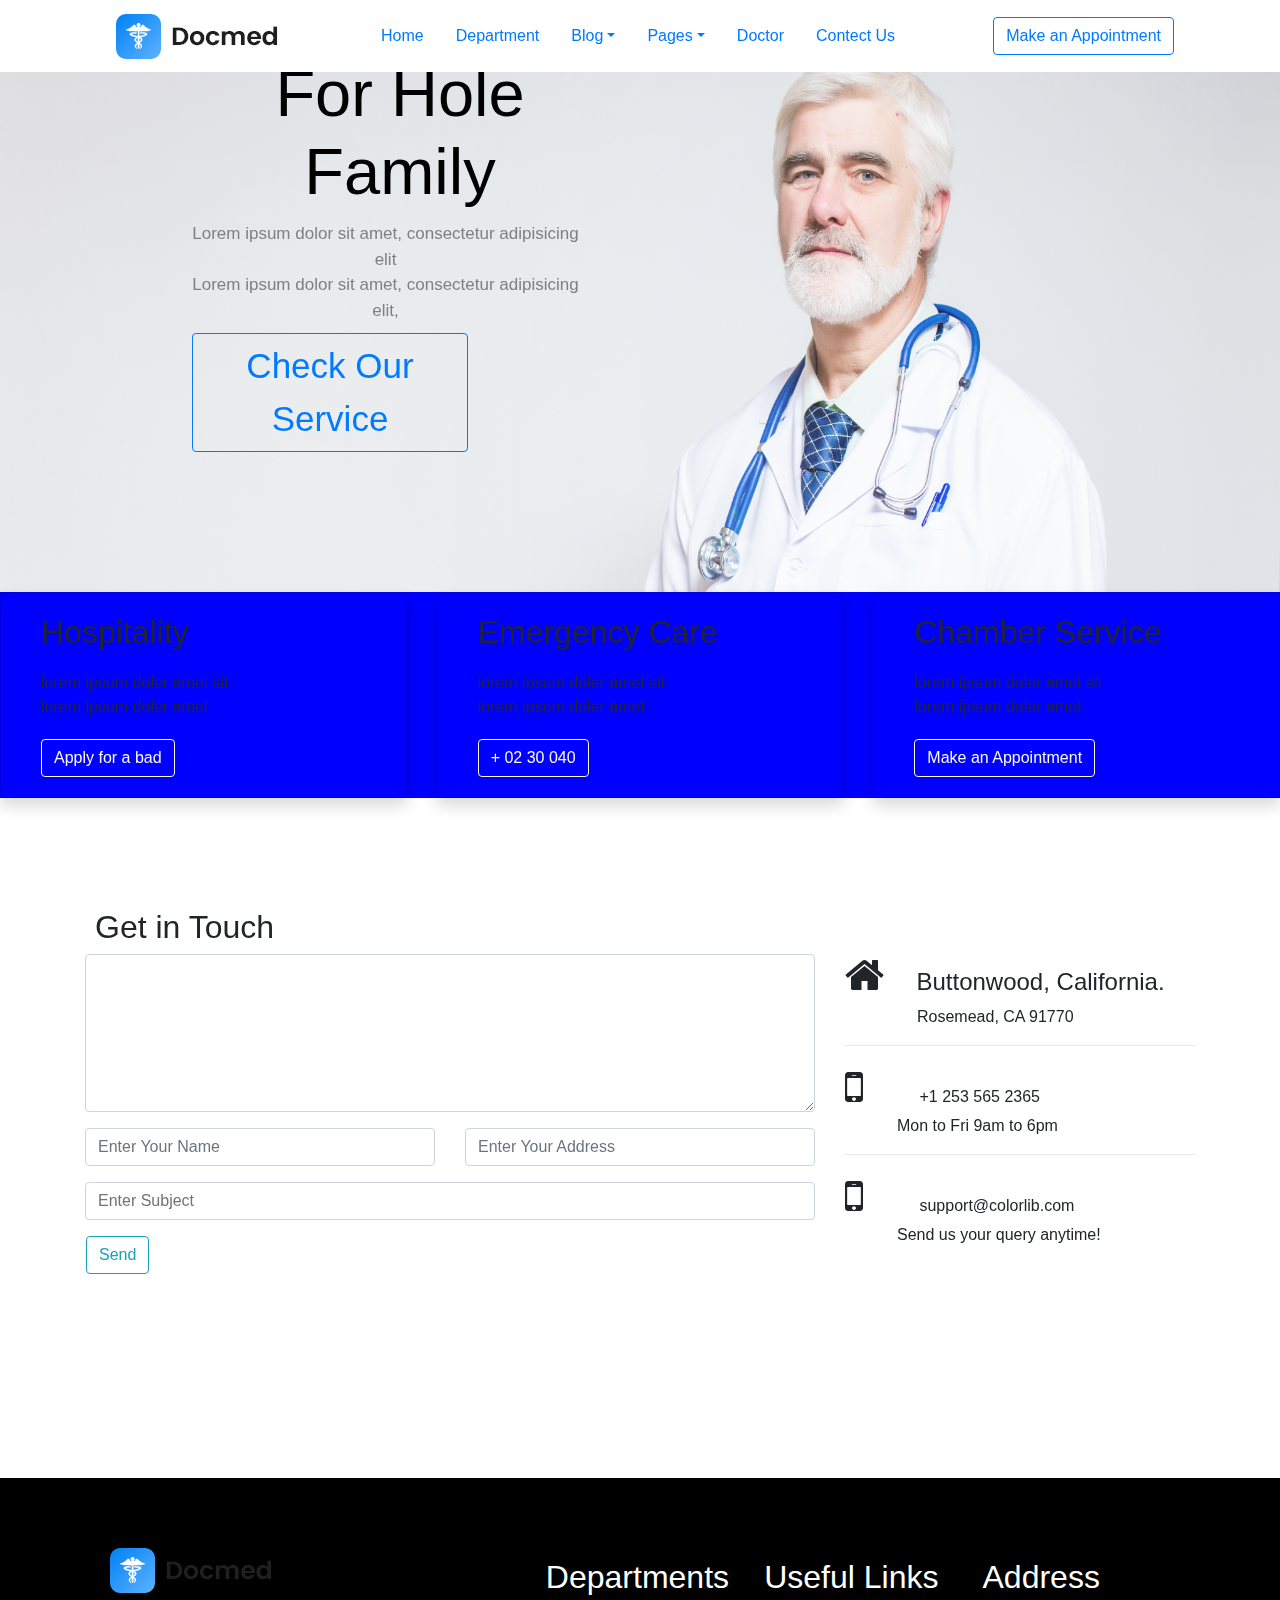
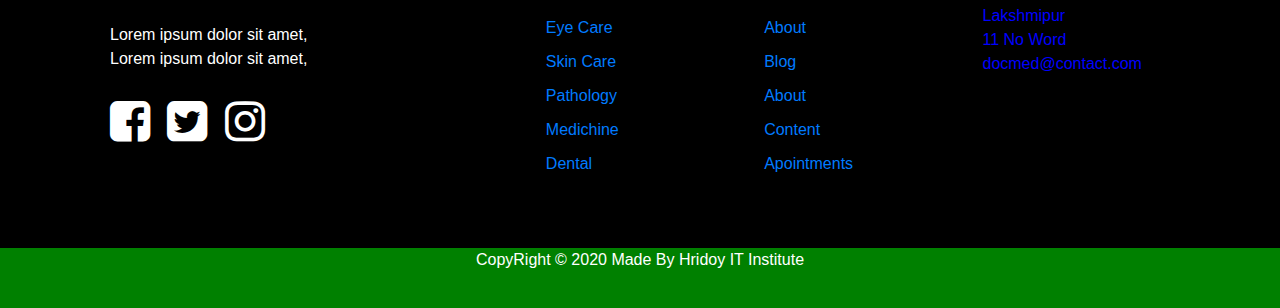
<file: contect.html>
<!DOCTYPE html>
<html>
	<head>
		<meta charset="utf-8">
		<title>Design Project</title>
		<link rel="stylesheet" type="text/css" href="css/style.css">
		<link rel="stylesheet" type="text/css" href="bootstrap-4.3.1-dist/css/bootstrap.css">
		<link rel="stylesheet" href="OwlCarousel2-2.3.4/dist/assets/owl.carousel.css">
		<link rel="stylesheet" href="font-awesome/css/font-awesome.css">
		<style>
		.owl-carousel .owl-nav .owl-prev span{
		height: 30px;
		width: 30px;
		border: 1px solid #ddd;
		position: absolute;
		top: -40px;
		right: 41px;
		font-size: 21px;
		}
		.owl-carousel .owl-nav .owl-next span{
		height: 30px;
		width: 30px;
		border: 1px solid #ddd;
		position: absolute;
		top: -40px;
		right: 0px;
		font-size: 21px;
		}
		</style>
	</head>
	<body>
		<!-- Modal-strat -->
		<div id="modal-show" class="modal fade" id="Mymodal">
			<div class="modal-dialog modal-lg">
				<div  class="modal-content">
					<div class="modal-header" style="color: blue; margin-left: 220px; font-size: 30px; font-family: sans-serif;">Make An Appointments<a href="" data-dismiss="modal">X</a></div>
					<div class="modal-body">
						<form action="" method="">
							<div class="row">
								<div class="col">
									<div class="form-group">
										<input type="text" id="Pick data" class="form-control" placeholder="Pick data" >
									</div>
								</div>
								<div class="col">
									<div class="form-group">
										<input type="text" id="Suitable time" class="form-control" placeholder="Suitable time">
									</div>
								</div>
							</div>
						</form>
						<form action="" method="">
							<div class="row">
								<div class="col">
									<div class="form-group">
										<input type="text" id="Select Departments" class="form-control" placeholder="Select Departments" >
									</div>
								</div>
								<div class="col">
									<div class="form-group">
										<input type="text" id="Doctros" class="form-control" placeholder="Doctros" >
									</div>
								</div>
							</div>
						</form>
						<form action="" method="">
							<div class="row">
								<div class="col">
									<div class="form-group">
										<input type="text" id="Name" class="form-control" placeholder="Name" >
									</div>
								</div>
								<div class="col">
									<div class="form-group">
										<input type="text" id="Phone No" class="form-control" placeholder="Phone No" >
									</div>
								</div>
							</div>
						</form>
						<form action="" method="">
							<div class="row">
								<div class="form-group col-sm-12">
									<input type="text" id="Email" placeholder="Email" class="form-control">
								</div>
							</div>
							<a href="#" class="btn btn-outline-primary btn-block">Confirm</a>
						</form>
					</div>
				</div>
			</div>
		</div>
		<!--  menu-strat -->
		<!-- :::::::::::::::::menu-Strat:::::::::::: -->
		<div class="menu">
			<div class="row">
				<div class="col-lg-12">
					<nav class="navbar navbar-expand-sm">
						<div class="logo">
							<img src="img/logo.png" alt="">
						</div>
						<button class="btn btn-outline-primary navbar-toggler" data-target="#mymenu" data-toggle="collapse">
						<span class="navbar-toggler-icon"></span>
						</button>
						<div class="collapse navbar-collapse" id="mymenu">
							<ul class="nav navbar" class="navbar">
								<li><a href="index.html" class="nav-link">Home</a></li>
								<li><a href="department.html" class="nav-link">Department</a></li>
								<li class="dropdown"><a href="blog.html" data-target="#mydropdown" class="nav-link dropdown-toggle" data-toggle="dropdown">Blog</a>
								<ul class="dropdown-menu" aria-labelledby="mydropdown">
									<li><a href="blog.html" class="nav-link">Blog</a></li>
									<li><a href="single.html" class="nav-link">Single-Blog</a></li>
								</ul>
							</li>
							<li class="dropdown"><a href="page.html" data-target="mrdropdown" class="nav-link dropdown-toggle" data-toggle="dropdown">Pages</a>
							<ul class="dropdown-menu" aria-labelledby="mrdropdown">
								<li><a href="element.html" class="nav-link">Elemants</a></li>
								<li><a href="about.html" class="nav-link">About</a></li>
							</ul>
						</li>
						<li><a href="doctor.html" class="nav-link">Doctor</a></li>
						<li><a href="contect.html" class="nav-link">Contect Us</a></li>
					</ul>
				</div>
				<a id="modal-btn" href="#" class="btn btn-outline-primary" class="btn">Make an Appointment</a>
			</nav>
		</div>
	</div>
</div>
<!-- :::::::::::::::::menu-End:::::::::::: -->
<!-- :::::::::::slider-strat:::::::::::::: -->
<section id="slider">
	<div class="row">
		<div class="col-sm-12">
			<div class="carousel slide" data-ride="carousel" setintercal="1000">
				<div class="carousel-inner">
					<div class="carousel-item active">
						<img src="img/banner2.png" alt="" class="img">
						<div class="carousel-caption">
							<div class="likha">
								<h1>Health Care</h1>
								<h2>For Hole Family</h2>
								<p style="margin-top: 10px;">Lorem ipsum dolor sit amet, consectetur adipisicing elit</p>
								<p style="margin-bottom: 10px;">Lorem ipsum dolor sit amet, consectetur adipisicing elit,</p>
								<a href="" class="btn btn-outline-primary">Check Our Service</a>
							</div>
						</div>
					</div>
					<div class="carousel-item">
						<img src="img/banner.png" alt="" class="img">
						<div class="carousel-caption">
							<div class="likha">
								<h1>Health Care</h1>
								<h2>For Hole Family</h2>
								<p style="margin-top: 10px;">Lorem ipsum dolor sit amet, consectetur adipisicing elit</p>
								<p style="margin-bottom: 10px;">Lorem ipsum dolor sit amet, consectetur adipisicing elit,</p>
								<a href="" class="btn btn-outline-primary">Check Our Service</a>
							</div>
						</div>
					</div>
				</div>
			</div>
		</div>
	</div>
</section>
<!-- :::::::::::slider-end:::::::::::::: -->
<!-- :::::::::::::content-strat::::::::: -->
<section id="content1">
	<div class="row">
		<div class="col-sm-4">
			<div class="card shadow" style="background-color: blue;">
				<div class="add">
					<h2>Hospitality</h2>
					<p>lorem ipsum doler amet sit</p>
					<p>lorem ipsum doler amet</p>
					<a href="" class="btn btn-outline-light">Apply for a bad</a>
				</div>
			</div>
		</div>
		<div class="col-sm-4">
			<div class="card shadow" style="background-color: blue;">
				<div class="add">
					<h2>Emergency Care</h2>
					<p>lorem ipsum doler amet sit</p>
					<p>lorem ipsum doler amet</p>
					<a href="" class="btn btn-outline-light"> + 02 30 040 </a>
				</div>
			</div>
		</div>
		<div class="col-sm-4">
			<div class="card shadow" style="background-color: blue;">
				<div class="add">
					<h2>Chamber Service</h2>
					<p>lorem ipsum doler amet sit</p>
					<p>lorem ipsum doler amet</p>
					<a href="" class="btn btn-outline-light"> Make an Appointment </a>
				</div>
			</div>
		</div>
	</div>
</section>
<section id="Contentc1">
	<div class="container">
		<div class="row">
			<div class="col-sm-8">
				<div class="cele">
					<h2>Get in Touch</h2>
					<div class="row">
						<div class="col">
							<div class="form-group">
								<textarea name="" id="" cols="20" rows="6" class="form-control" placeholder="Address">
								</textarea>
							</div>
						</div>
					</div>
					<div class="row">
						<div class="col">
							<div class="form-group">
								<input type="text" placeholder="Enter Your Name" class="form-control">
							</div>
						</div>
						<div class="col">
							<div class="form-group">
								<input type="text" placeholder="Enter Your Address" class="form-control">
							</div>
						</div>
					</div>
					<div class="row">
						<div class="col">
							<div class="form-group">
								<input type="text" placeholder="Enter Subject" class="form-control">
							</div>
						</div>
					</div>
					<div class="row">
						<input type="submit" value="Send" class="btn btn-outline-info ml-3">
					</div>
				</div>
			</div>
			<div class="col-sm-4">
				<span><i class="fa fa-home" style="margin-top: 156px; font-size: 42px;"></i></span>
				<h4 style="display: inline-block; margin-left: 28px;">Buttonwood, California.</h4>
				<h6 style=" display: inline-block; margin-left: 72px; margin-bottom: 0px;">Rosemead, CA 91770</h6>
				<hr style="margin-bottom: 0px;">
				<span><i class="fa fa-mobile" style="font-size: 42px; display: inline-block; margin-top: 20px;"></i></span>
				<h6 style=" display: inline-block; margin-left: 52px;">+1 253 565 2365</h6>
				<h6 style=" display: inline-block; margin-left: 52px; margin-bottom: 0px;">Mon to Fri 9am to 6pm</h6>
				<hr style="margin-bottom: 0px;">
				<span><i class="fa fa-mobile" style="font-size: 42px; display: inline-block; margin-top: 20px;"></i></span>
				<h6 style=" display: inline-block; margin-left: 52px;">support@colorlib.com</h6>
				<h6 style=" display: inline-block; margin-left: 52px; margin-bottom: 80px;">Send us your query anytime!</h6>
			</div>
		</div>
	</div>
</section>
<section id="Content8">
	<div class="row">
		<div class="col-sm-5">
			<div class="img9">
				<img src="img/logo.png" alt="">
				<p style="margin-bottom: 0px; margin-top: 30px;">Lorem ipsum dolor sit amet,</p>
				<p>Lorem ipsum dolor sit amet,</p>
				<li style="color: white; list-style: none; display: inline-block; font-size: 47px; margin-left: 110px;">
					<span class="fa fa-facebook-square"></span>
				</li>
				<li style="color: white; list-style: none; display: inline-block; font-size: 47px; margin-left: 13px;">
					<span class="fa fa-twitter-square"></span>
				</li>
				<li style="color: white; list-style: none; display: inline-block; font-size: 47px; margin-left: 13px;">
					<span class="fa fa-instagram"></span>
				</li>
			</div>
		</div>
		<div class="col-sm-2">
			<div class="titlefooter">
				<h2>Departments</h2>
				<a href="" style="text-decoration: none; margin-top: 20px;">Eye Care</a>
				<a href="" style="text-decoration: none;">Skin Care</a>
				<a href="" style="text-decoration: none;">Pathology</a>
				<a href="" style="text-decoration: none;">Medichine</a>
				<a href="" style="text-decoration: none;">Dental</a>
			</div>
		</div>
		<div class="col-sm-2">
			<div class="titlefooter2">
				<h2>Useful Links</h2>
				<a href="" style="text-decoration: none; margin-top: 20px;">About</a>
				<a href="" style="text-decoration: none;">Blog</a>
				<a href="" style="text-decoration: none;">About</a>
				<a href="" style="text-decoration: none;">Content</a>
				<a href="" style="text-decoration: none;">Apointments</a>
			</div>
		</div>
		<div class="col-sm-3">
			<div class="titlefooter3">
				<h2>Address</h2>
				<p>Lakshmipur</p>
				<p>11 No Word</p>
				<p>docmed@contact.com</p>
			</div>
		</div>
	</div>
</section>
<section id="Content9">
	<div class="col-sm-12">
		<div class="titlefooter4">
			<p>CopyRight &copy; 2020 Made By Hridoy IT Institute</p>
		</div>
	</div>
</section>
<!-- :::::::::::::content-end::::::::::: -->
<script src="js/jquery-3.4.1.js"></script>
<script src="bootstrap-4.3.1-dist/js/bootstrap.js"></script>
<script src="js/script.js"></script>
<script src="OwlCarousel2-2.3.4/dist/owl.carousel.js"></script>
<script>
		$('.owl-carousel').owlCarousel({
		center: true,
		nav: true,
		loop: true,
		margin: 3,
		responsive:{
		0:{
		item: 1
		},
		600:{
		item:3
		},
		1000:{
		item:6
		}
		}
		});
</script>
</body>
</html>
</file>
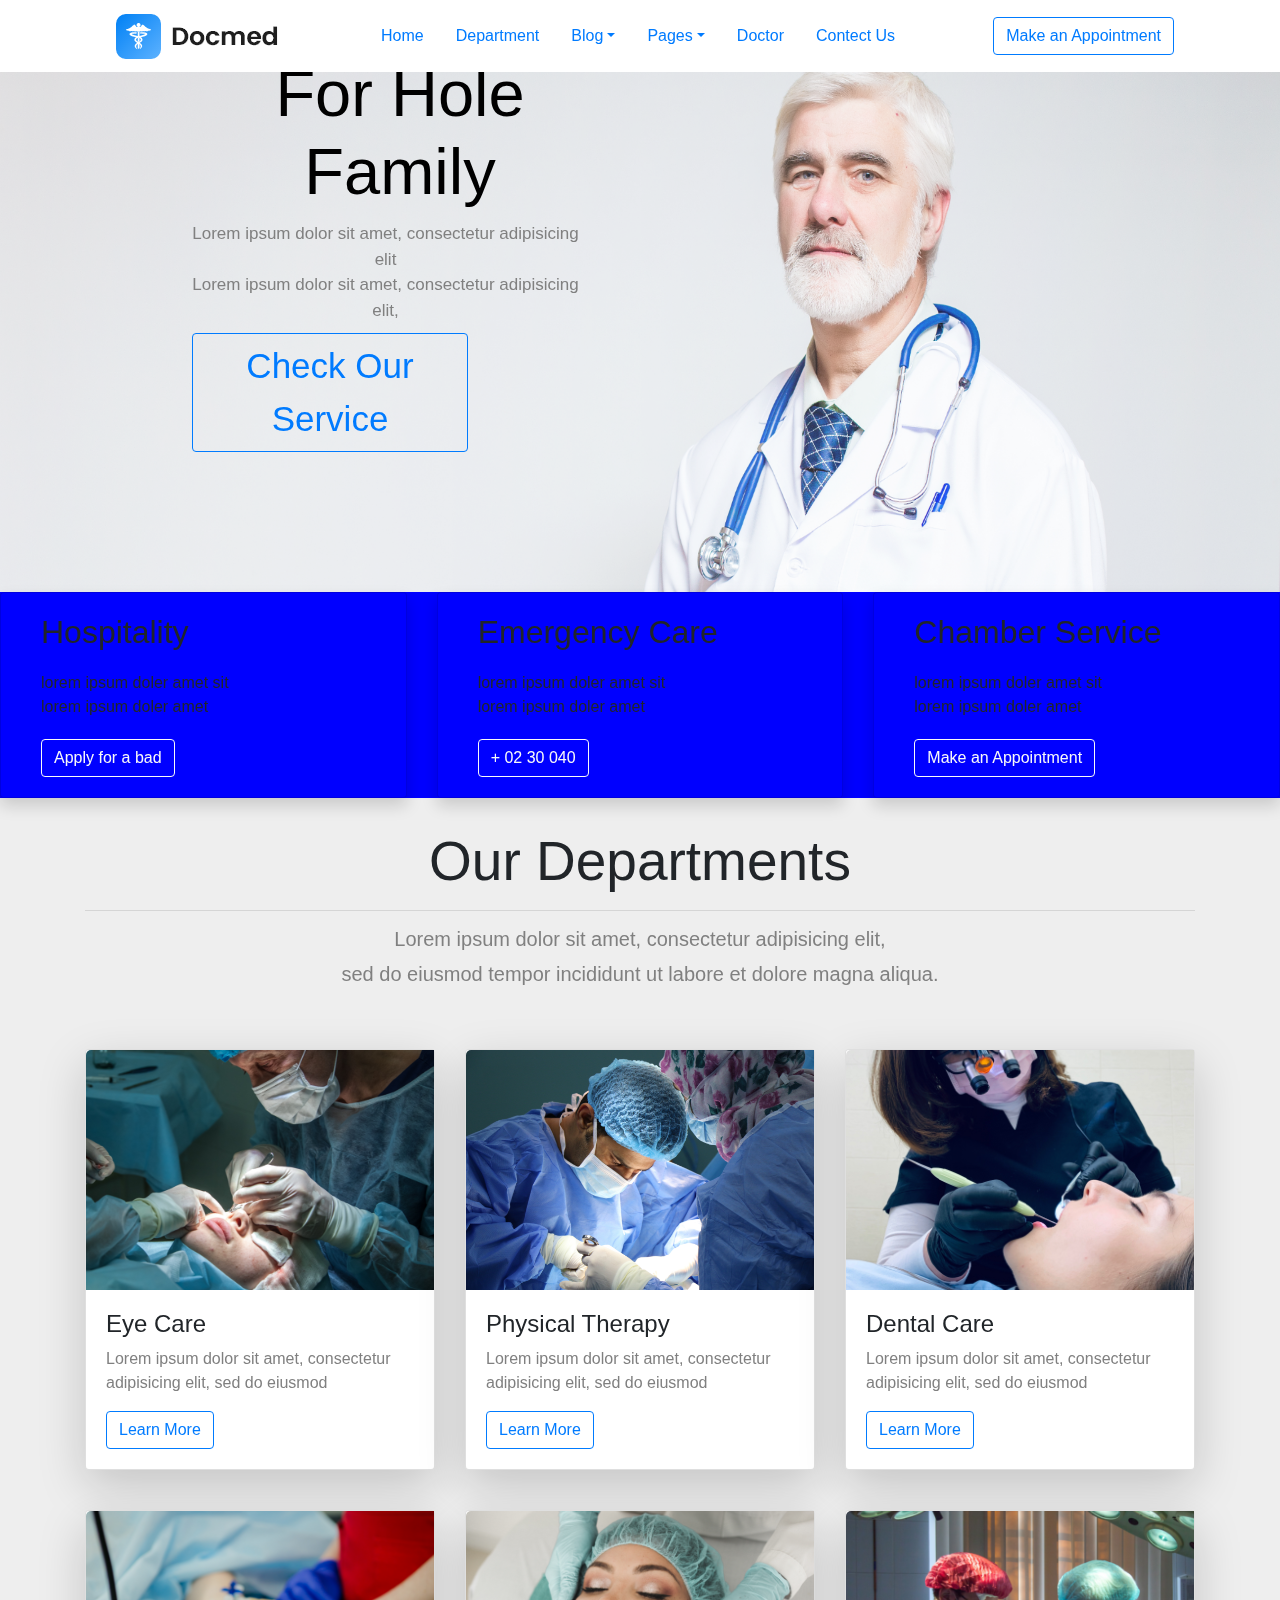
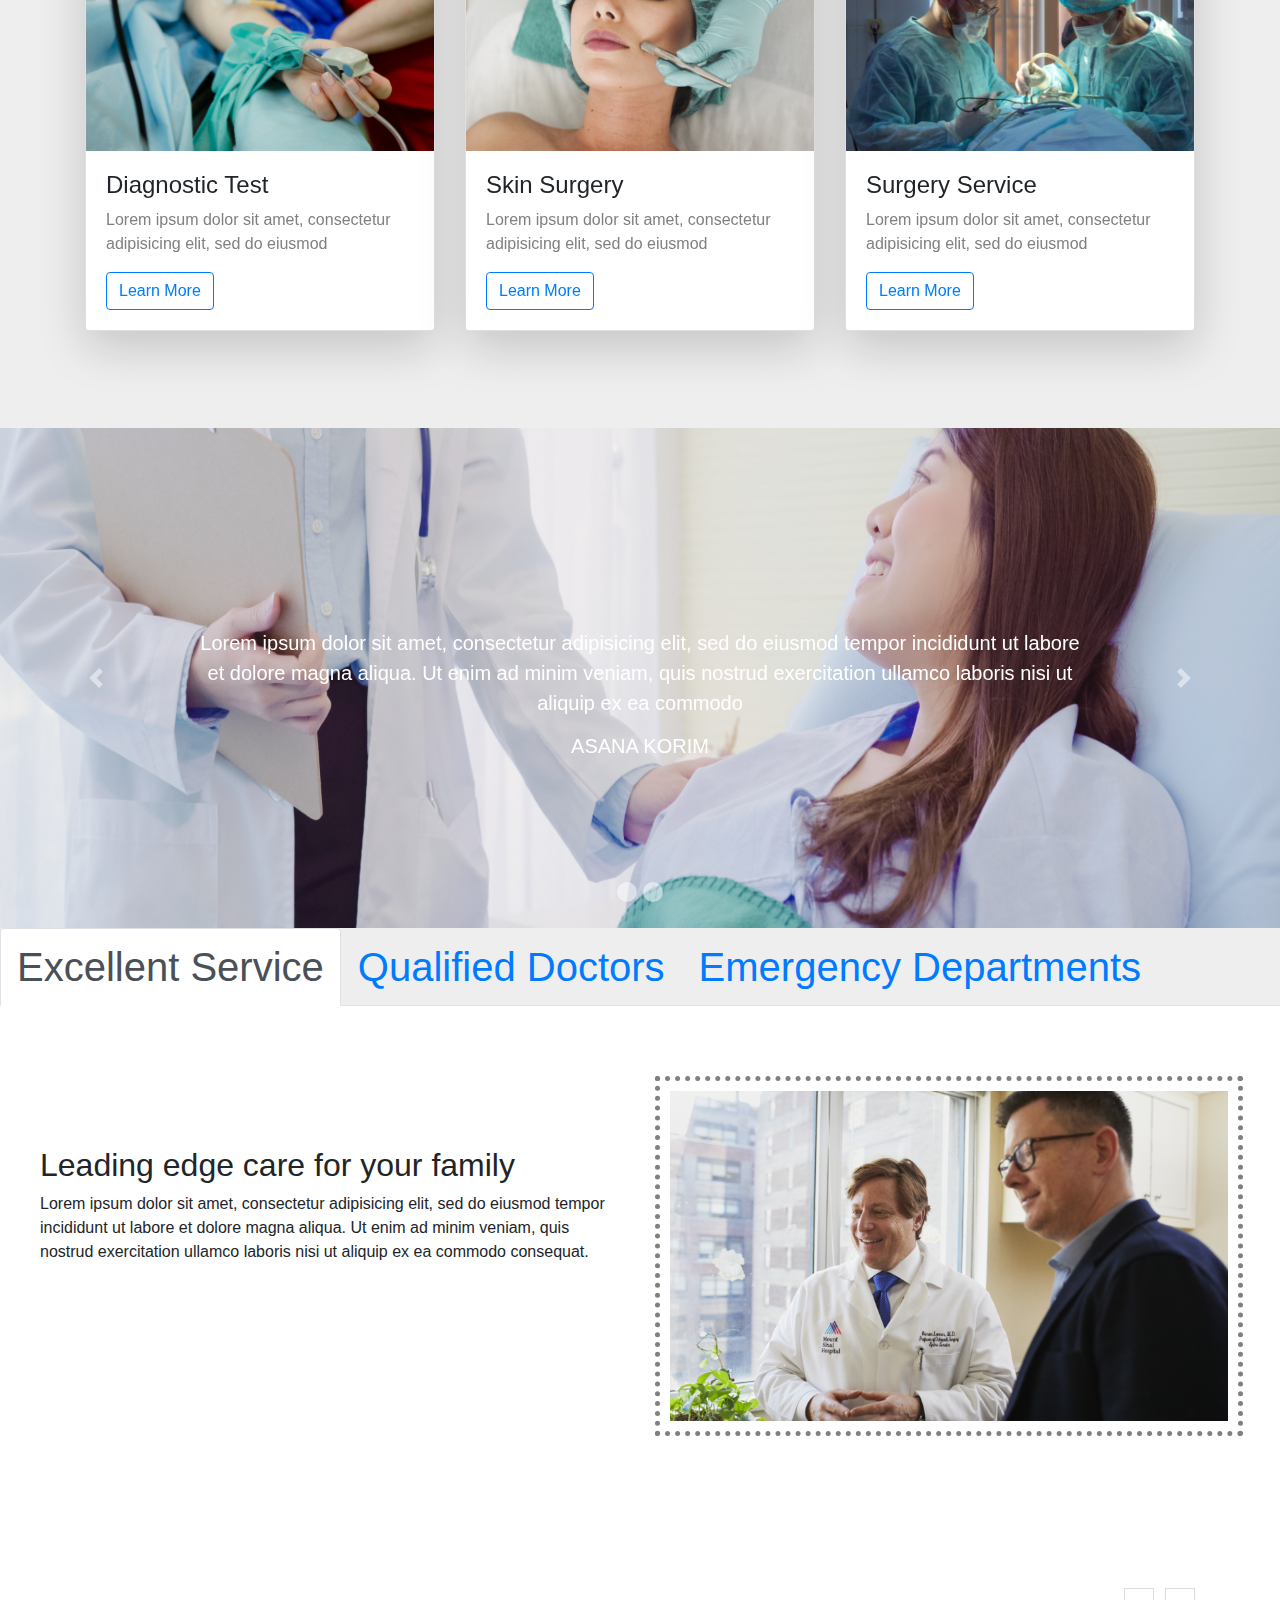
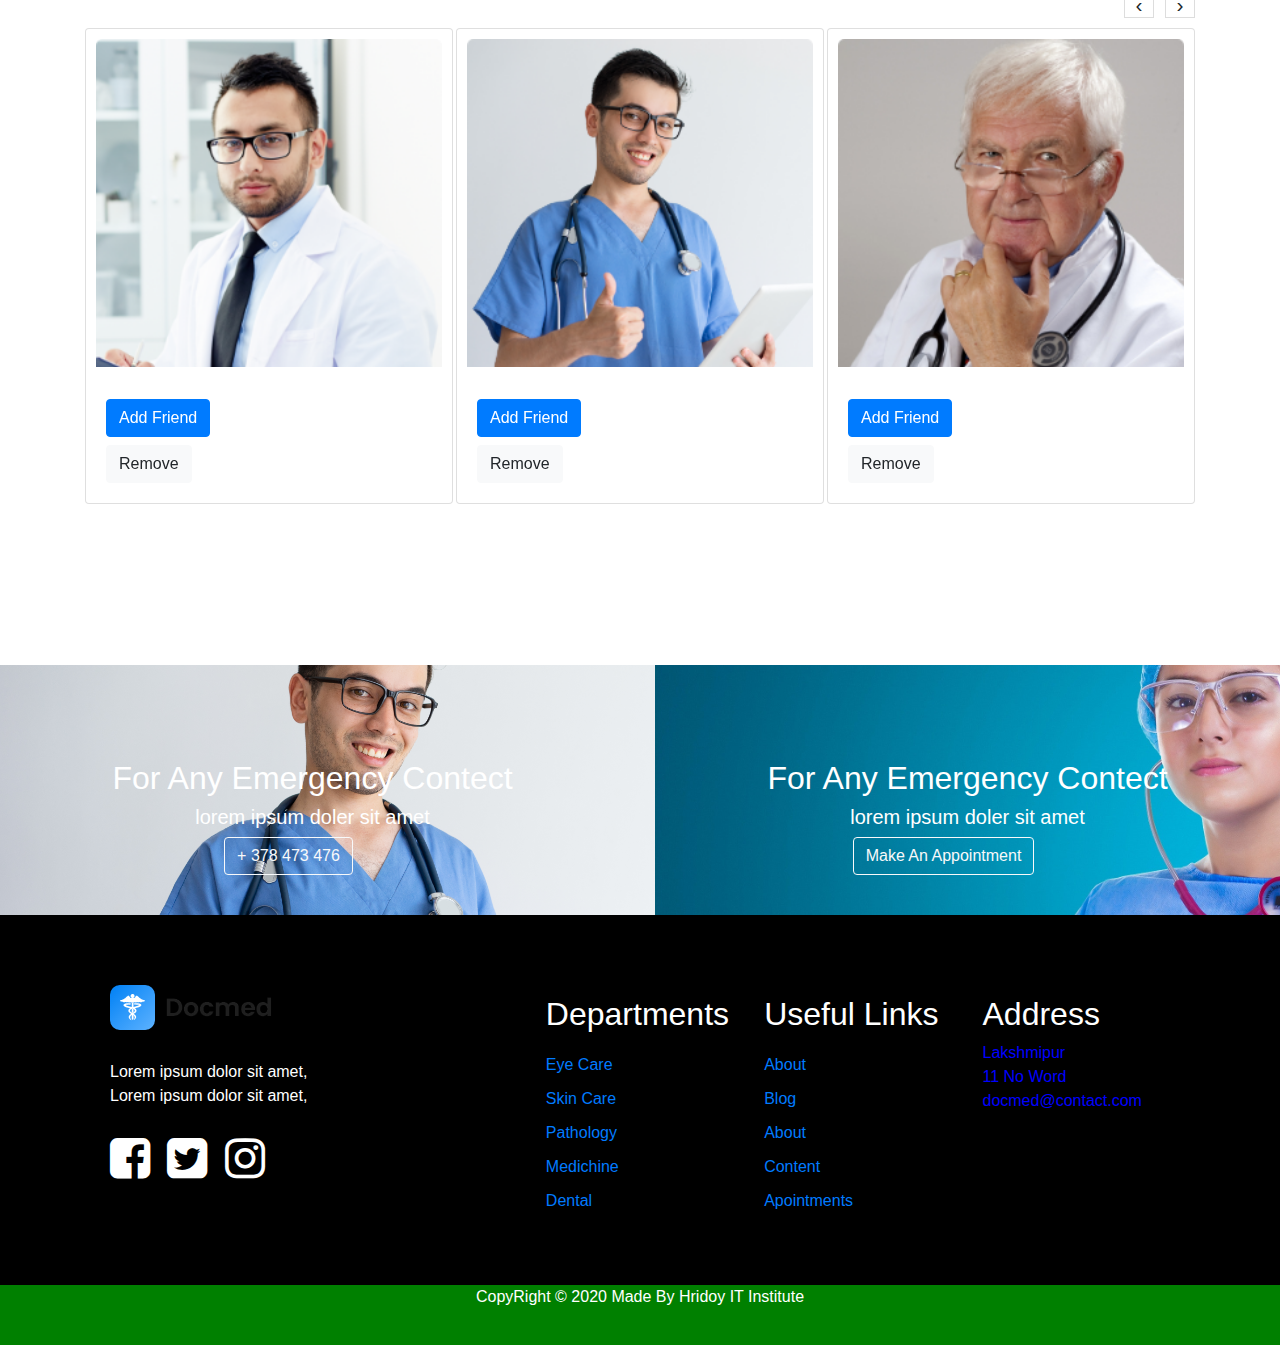
<file: department.html>
<!DOCTYPE html>
<html>
	<head>
		<meta charset="utf-8">
		<title>Design Project</title>
		<link rel="stylesheet" type="text/css" href="css/style.css">
		<link rel="stylesheet" type="text/css" href="bootstrap-4.3.1-dist/css/bootstrap.css">
		<link rel="stylesheet" href="OwlCarousel2-2.3.4/dist/assets/owl.carousel.css">
		<link rel="stylesheet" href="font-awesome/css/font-awesome.css">
		<style>
		.owl-carousel .owl-nav .owl-prev span{
		height: 30px;
		width: 30px;
		border: 1px solid #ddd;
		position: absolute;
		top: -40px;
		right: 41px;
		font-size: 21px;
		}
		.owl-carousel .owl-nav .owl-next span{
		height: 30px;
		width: 30px;
		border: 1px solid #ddd;
		position: absolute;
		top: -40px;
		right: 0px;
		font-size: 21px;
		}
		</style>
	</head>
	<body>
		<!-- Modal-strat -->
		<div id="modal-show" class="modal fade" id="Mymodal">
			<div class="modal-dialog modal-lg">
				<div  class="modal-content">
					<div class="modal-header" style="color: blue; margin-left: 220px; font-size: 30px; font-family: sans-serif;">Make An Appointments<a href="" data-dismiss="modal">X</a></div>
					<div class="modal-body">
						<form action="" method="">
							<div class="row">
								<div class="col">
									<div class="form-group">
										<input type="text" id="Pick data" class="form-control" placeholder="Pick data" >
									</div>
								</div>
								<div class="col">
									<div class="form-group">
										<input type="text" id="Suitable time" class="form-control" placeholder="Suitable time">
									</div>
								</div>
							</div>
						</form>
						<form action="" method="">
							<div class="row">
								<div class="col">
									<div class="form-group">
										<input type="text" id="Select Departments" class="form-control" placeholder="Select Departments" >
									</div>
								</div>
								<div class="col">
									<div class="form-group">
										<input type="text" id="Doctros" class="form-control" placeholder="Doctros" >
									</div>
								</div>
							</div>
						</form>
						<form action="" method="">
							<div class="row">
								<div class="col">
									<div class="form-group">
										<input type="text" id="Name" class="form-control" placeholder="Name" >
									</div>
								</div>
								<div class="col">
									<div class="form-group">
										<input type="text" id="Phone No" class="form-control" placeholder="Phone No" >
									</div>
								</div>
							</div>
						</form>
						<form action="" method="">
							<div class="row">
								<div class="form-group col-sm-12">
									<input type="text" id="Email" placeholder="Email" class="form-control">
								</div>
							</div>
							<a href="#" class="btn btn-outline-primary btn-block">Confirm</a>
						</form>
					</div>
				</div>
			</div>
		</div>
		<!--  menu-strat -->
		<!-- :::::::::::::::::menu-Strat:::::::::::: -->
		<div class="menu">
			<div class="row">
				<div class="col-lg-12">
					<nav class="navbar navbar-expand-sm">
						<div class="logo">
							<img src="img/logo.png" alt="">
						</div>
						<button class="btn btn-outline-primary navbar-toggler" data-target="#mymenu" data-toggle="collapse">
						<span class="navbar-toggler-icon"></span>
						</button>
						<div class="collapse navbar-collapse" id="mymenu">
							<ul class="nav navbar" class="navbar">
								<li><a href="index.html" class="nav-link">Home</a></li>
								<li><a href="department.html" class="nav-link">Department</a></li>
								<li class="dropdown"><a href="blog.html" data-target="#mydropdown" class="nav-link dropdown-toggle" data-toggle="dropdown">Blog</a>
								<ul class="dropdown-menu" aria-labelledby="mydropdown">
									<li><a href="blog.html" class="nav-link">Blog</a></li>
									<li><a href="single.html" class="nav-link">Single-Blog</a></li>
								</ul>
							</li>
							<li class="dropdown"><a href="page.html" data-target="mrdropdown" class="nav-link dropdown-toggle" data-toggle="dropdown">Pages</a>
							<ul class="dropdown-menu" aria-labelledby="mrdropdown">
								<li><a href="element.html" class="nav-link">Elemants</a></li>
								<li><a href="about.html" class="nav-link">About</a></li>
							</ul>
						</li>
						<li><a href="doctor.html" class="nav-link">Doctor</a></li>
						<li><a href="contect.html" class="nav-link">Contect Us</a></li>
					</ul>
				</div>
				<a id="modal-btn" href="#" class="btn btn-outline-primary" class="btn">Make an Appointment</a>
			</nav>
		</div>
	</div>
</div>
<!-- :::::::::::::::::menu-End:::::::::::: -->
<!-- :::::::::::slider-strat:::::::::::::: -->
<section id="slider">
	<div class="row">
		<div class="col-sm-12">
			<div class="carousel slide" data-ride="carousel" setintercal="1000">
				<div class="carousel-inner">
					<div class="carousel-item active">
						<img src="img/banner2.png" alt="" class="img">
						<div class="carousel-caption">
							<div class="likha">
								<h1>Health Care</h1>
								<h2>For Hole Family</h2>
								<p style="margin-top: 10px;">Lorem ipsum dolor sit amet, consectetur adipisicing elit</p>
								<p style="margin-bottom: 10px;">Lorem ipsum dolor sit amet, consectetur adipisicing elit,</p>
								<a href="" class="btn btn-outline-primary">Check Our Service</a>
							</div>
						</div>
					</div>
					<div class="carousel-item">
						<img src="img/banner.png" alt="" class="img">
						<div class="carousel-caption">
							<div class="likha">
								<h1>Health Care</h1>
								<h2>For Hole Family</h2>
								<p style="margin-top: 10px;">Lorem ipsum dolor sit amet, consectetur adipisicing elit</p>
								<p style="margin-bottom: 10px;">Lorem ipsum dolor sit amet, consectetur adipisicing elit,</p>
								<a href="" class="btn btn-outline-primary">Check Our Service</a>
							</div>
						</div>
					</div>
				</div>
			</div>
		</div>
	</div>
</section>
<!-- :::::::::::slider-end:::::::::::::: -->
<!-- :::::::::::::content-strat::::::::: -->
<section id="content1">
	<div class="row">
		<div class="col-sm-4">
			<div class="card shadow" style="background-color: blue;">
				<div class="add">
					<h2>Hospitality</h2>
					<p>lorem ipsum doler amet sit</p>
					<p>lorem ipsum doler amet</p>
					<a href="" class="btn btn-outline-light">Apply for a bad</a>
				</div>
			</div>
		</div>
		<div class="col-sm-4">
			<div class="card shadow" style="background-color: blue;">
				<div class="add">
					<h2>Emergency Care</h2>
					<p>lorem ipsum doler amet sit</p>
					<p>lorem ipsum doler amet</p>
					<a href="" class="btn btn-outline-light"> + 02 30 040 </a>
				</div>
			</div>
		</div>
		<div class="col-sm-4">
			<div class="card shadow" style="background-color: blue;">
				<div class="add">
					<h2>Chamber Service</h2>
					<p>lorem ipsum doler amet sit</p>
					<p>lorem ipsum doler amet</p>
					<a href="" class="btn btn-outline-light"> Make an Appointment </a>
				</div>
			</div>
		</div>
	</div>
</section>
<section id="Contect3">
	<div class="container">
		<div class="row">
			<div class="col-sm-12">
				<div class="con1lik">
					<h1 style="margin-top: 30px;">Our Departments</h1>
					<hr>
					<h5>Lorem ipsum dolor sit amet, consectetur adipisicing elit,</h5>
					<p>sed do eiusmod tempor incididunt ut labore et dolore magna aliqua.</p>
				</div>
				<div class="row" style="margin-top: 60px;">
					<div class="col-sm-4">
						<div class="card shadow-lg">
							<div class="img2">
								<img src="img/1.png" alt="">
							</div>
							<div class="card-body">
								<h4>Eye Care</h4>
								<p style="color: gray;">Lorem ipsum dolor sit amet, consectetur adipisicing elit, sed do eiusmod</p>
								<a href="" class="btn btn-outline-primary">Learn More</a>
							</div>
						</div>
					</div>
					<div class="col-sm-4">
						<div class="card shadow-lg">
							<div class="img2">
								<img src="img/2.png" alt="">
							</div>
							<div class="card-body">
								<h4>Physical Therapy</h4>
								<p style="color: gray;">Lorem ipsum dolor sit amet, consectetur adipisicing elit, sed do eiusmod</p>
								<a href="" class="btn btn-outline-primary">Learn More</a>
							</div>
						</div>
					</div>
					<div class="col-sm-4">
						<div class="card shadow-lg">
							<div class="img2">
								<img src="img/3.png" alt="">
							</div>
							<div class="card-body">
								<h4>Dental Care</h4>
								<p style="color: gray;">Lorem ipsum dolor sit amet, consectetur adipisicing elit, sed do eiusmod</p>
								<a href="" class="btn btn-outline-primary">Learn More</a>
							</div>
						</div>
					</div>
					<div class="col-sm-4" style="margin-top: 40px;">
						<div class="card shadow-lg">
							<div class="img2">
								<img src="img/4.png" alt="">
							</div>
							<div class="card-body">
								<h4>Diagnostic Test</h4>
								<p style="color: gray;">Lorem ipsum dolor sit amet, consectetur adipisicing elit, sed do eiusmod</p>
								<a href="" class="btn btn-outline-primary">Learn More</a>
							</div>
						</div>
					</div>
					<div class="col-sm-4" style="margin-top: 40px;">
						<div class="card shadow-lg">
							<div class="img2">
								<img src="img/5.png" alt="">
							</div>
							<div class="card-body">
								<h4>Skin Surgery</h4>
								<p style="color: gray;">Lorem ipsum dolor sit amet, consectetur adipisicing elit, sed do eiusmod</p>
								<a href="" class="btn btn-outline-primary">Learn More</a>
							</div>
						</div>
					</div>
					<div class="col-sm-4" style="margin-top: 40px;">
						<div class="card shadow-lg">
							<div class="img2">
								<img src="img/6.png" alt="">
							</div>
							<div class="card-body">
								<h4>Surgery Service</h4>
								<p style="color: gray;">Lorem ipsum dolor sit amet, consectetur adipisicing elit, sed do eiusmod</p>
								<a href="" class="btn btn-outline-primary">Learn More</a>
							</div>
						</div>
					</div>
				</div>
			</div>
		</div>
	</div>
</section>
<section id="Contect4">
	<div class="row">
		<div class="col-sm-12">
			<div class="carousel slide" id="mysilde" data-ride="carousel" setintercal="1000">
				<ol class="carousel-indicators">
					<li data-target="#mysilde" data-slide-to="0"></li>
					<li data-target="#mysilde" data-slide-to="1"></li>
				</ol>
				<div class="carousel-inner">
					<div class="carousel-item active">
						<div class="carousel2">
							<img src="img/testmonial/1.png" alt="">
						</div>
						<div class="carousel-caption">
							<div class="carousel21">
								<p>Lorem ipsum dolor sit amet, consectetur adipisicing elit, sed do eiusmod tempor incididunt ut labore et dolore magna aliqua. Ut enim ad minim veniam, quis nostrud exercitation ullamco laboris nisi ut aliquip ex ea commodo</p>
								<h5>ASANA KORIM</h5>
							</div>
						</div>
					</div>
					<div class="carousel-item">
						<div class="carousel2">
							<img src="img/testmonial/2.png" alt="">
						</div>
						<div class="carousel-caption">
							<div class="carousel21">
								<p>Lorem ipsum dolor sit amet, consectetur adipisicing elit, sed do eiusmod tempor incididunt ut labore et dolore magna aliqua. Ut enim ad minim veniam, quis nostrud exercitation ullamco laboris nisi ut aliquip ex ea commodo</p>
								<h5>ASANA KORIM</h5>
							</div>
						</div>
					</div>
				</div>
				<a href="#mysilde" class="carousel-control-prev" data-slide="prev">
					<span class="carousel-control-prev-icon"></span>
				</a>
				<a href="#mysilde" class="carousel-control-next" data-slide="next">
					<span class="carousel-control-next-icon"></span>
				</a>
			</div>
		</div>
	</div>
</section>
<section id="Contect5">
	<div class="row">
		<div class="col-sm-12">
			<ul class="nav nav-tabs" style="background-color: #eee;">
				<li class="nav-item"><a href="#Excellent Service" class="nav-link active" data-toggle="tab" style="font-size: 40px;">Excellent Service</a></li>
				<li class="nav-item"><a href="#Qualified Doctors" class="nav-link" data-toggle="tab" style="font-size: 40px;">Qualified Doctors</a></li>
				<li class="nav-item"><a href="#Emergency Departments" class="nav-link" data-toggle="tab" style="font-size: 40px;">Emergency Departments</a></li>
			</ul>
			<div class="tab-content">
				<div class="row">
					<div class="col-sm-6">
						<div class="tab-pane active" id="Excellent Service">
							<div class="tab-likha">
								<h2>Leading edge care for your family</h2>
								<p>Lorem ipsum dolor sit amet, consectetur adipisicing elit, sed do eiusmod tempor incididunt ut labore et dolore magna aliqua. Ut enim ad minim veniam, quis nostrud exercitation ullamco laboris nisi ut aliquip ex ea commodo consequat.</p>
							</div>
						</div>
					</div>
					<div class="col-sm-6">
						<div class="tab-pane active" id="Excellent Service">
							<div class="tabImg">
								<img src="img/business.png" alt="">
							</div>
						</div>
					</div>
				</div>
			</div>
		</div>
	</div>
</section>
<section id="Contect6">
	<div class="container">
		<div class="row">
			<div class="col-sm-12">
				<div class="owl-carousel">
					<div class="card">
						<div class="owl-img">
							<img src="img/experts/9.png" alt="">
						</div>
						<div class="card-body">
							<a href="" class="btn btn-primary">Add Friend</a>
							<a href="" class="btn btn-light mt-2">Remove</a>
						</div>
					</div>
					<div class="card">
						<div class="owl-img">
							<img src="img/experts/8.png" alt="">
						</div>
						<div class="card-body">
							<a href="" class="btn btn-primary">Add Friend</a>
							<a href="" class="btn btn-light mt-2">Remove</a>
						</div>
					</div>
					<div class="card">
						<div class="owl-img">
							<img src="img/experts/7.png" alt="">
						</div>
						<div class="card-body">
							<a href="" class="btn btn-primary">Add Friend</a>
							<a href="" class="btn btn-light mt-2">Remove</a>
						</div>
					</div>
					<div class="card">
						<div class="owl-img">
							<img src="img/experts/6.png" alt="">
						</div>
						<div class="card-body">
							<a href="" class="btn btn-primary">Add Friend</a>
							<a href="" class="btn btn-light mt-2">Remove</a>
						</div>
					</div>
					<div class="card">
						<div class="owl-img">
							<img src="img/experts/1.png" alt="">
						</div>
						<div class="card-body">
							<a href="" class="btn btn-primary">Add Friend</a>
							<a href="" class="btn btn-light mt-2">Remove</a>
						</div>
					</div>
					<div class="card">
						<div class="owl-img">
							<img src="img/experts/4.png" alt="">
						</div>
						<div class="card-body">
							<a href="" class="btn btn-primary">Add Friend</a>
							<a href="" class="btn btn-light mt-2">Remove</a>
						</div>
					</div>
					<div class="card">
						<div class="owl-img">
							<img src="img/experts/3.png" alt="">
						</div>
						<div class="card-body">
							<a href="" class="btn btn-primary">Add Friend</a>
							<a href="" class="btn btn-light mt-2">Remove</a>
						</div>
					</div>
					<div class="card">
						<div class="owl-img">
							<img src="img/experts/2.png" alt="">
						</div>
						<div class="card-body">
							<a href="" class="btn btn-primary">Add Friend</a>
							<a href="" class="btn btn-light mt-2">Remove</a>
						</div>
					</div>
				</div>
			</div>
		</div>
	</div>
</section>
<section id="Content7">
	<div class="row">
		<div class="col-sm-6">
			<div class="img7">
				<img src="img/emergency-1.png" alt="">
				<div class="carousel-caption">
					<h2>For Any Emergency Contect</h2>
					<h5>lorem ipsum doler sit amet</h5>
					<a href="" class="btn btn-outline-light mr-5"> + 378 473 476 </a>
				</div>
			</div>
		</div>
		<div class="col-sm-6">
			<div class="img8">
				<img src="img/emergency-2.png" alt="">
				<div class="carousel-caption">
					<h2>For Any Emergency Contect</h2>
					<h5>lorem ipsum doler sit amet</h5>
					<a href="" class="btn btn-outline-light mr-5"> Make An Appointment </a>
				</div>
			</div>
		</div>
	</div>
</section>
<section id="Content8">
	<div class="row">
		<div class="col-sm-5">
			<div class="img9">
				<img src="img/logo.png" alt="">
				<p style="margin-bottom: 0px; margin-top: 30px;">Lorem ipsum dolor sit amet,</p>
				<p>Lorem ipsum dolor sit amet,</p>
				<li style="color: white; list-style: none; display: inline-block; font-size: 47px; margin-left: 110px;">
					<span class="fa fa-facebook-square"></span>
				</li>
				<li style="color: white; list-style: none; display: inline-block; font-size: 47px; margin-left: 13px;">
					<span class="fa fa-twitter-square"></span>
				</li>
				<li style="color: white; list-style: none; display: inline-block; font-size: 47px; margin-left: 13px;">
					<span class="fa fa-instagram"></span>
				</li>
			</div>
		</div>
		<div class="col-sm-2">
			<div class="titlefooter">
				<h2>Departments</h2>
				<a href="" style="text-decoration: none; margin-top: 20px;">Eye Care</a>
				<a href="" style="text-decoration: none;">Skin Care</a>
				<a href="" style="text-decoration: none;">Pathology</a>
				<a href="" style="text-decoration: none;">Medichine</a>
				<a href="" style="text-decoration: none;">Dental</a>
			</div>
		</div>
		<div class="col-sm-2">
			<div class="titlefooter2">
				<h2>Useful Links</h2>
				<a href="" style="text-decoration: none; margin-top: 20px;">About</a>
				<a href="" style="text-decoration: none;">Blog</a>
				<a href="" style="text-decoration: none;">About</a>
				<a href="" style="text-decoration: none;">Content</a>
				<a href="" style="text-decoration: none;">Apointments</a>
			</div>
		</div>
		<div class="col-sm-3">
			<div class="titlefooter3">
				<h2>Address</h2>
				<p>Lakshmipur</p>
				<p>11 No Word</p>
				<p>docmed@contact.com</p>
			</div>
		</div>
	</div>
</section>
<section id="Content9">
	<div class="col-sm-12">
		<div class="titlefooter4">
			<p>CopyRight &copy; 2020 Made By Hridoy IT Institute</p>
		</div>
	</div>
</section>
<!-- :::::::::::::content-end::::::::::: -->
<script src="js/jquery-3.4.1.js"></script>
<script src="bootstrap-4.3.1-dist/js/bootstrap.js"></script>
<script src="js/script.js"></script>
<script src="OwlCarousel2-2.3.4/dist/owl.carousel.js"></script>
<script>
		$('.owl-carousel').owlCarousel({
		center: true,
		nav: true,
		loop: true,
		margin: 3,
		responsive:{
		0:{
		item: 1
		},
		600:{
		item:3
		},
		1000:{
		item:6
		}
		}
		});
</script>
</body>
</html>
</file>
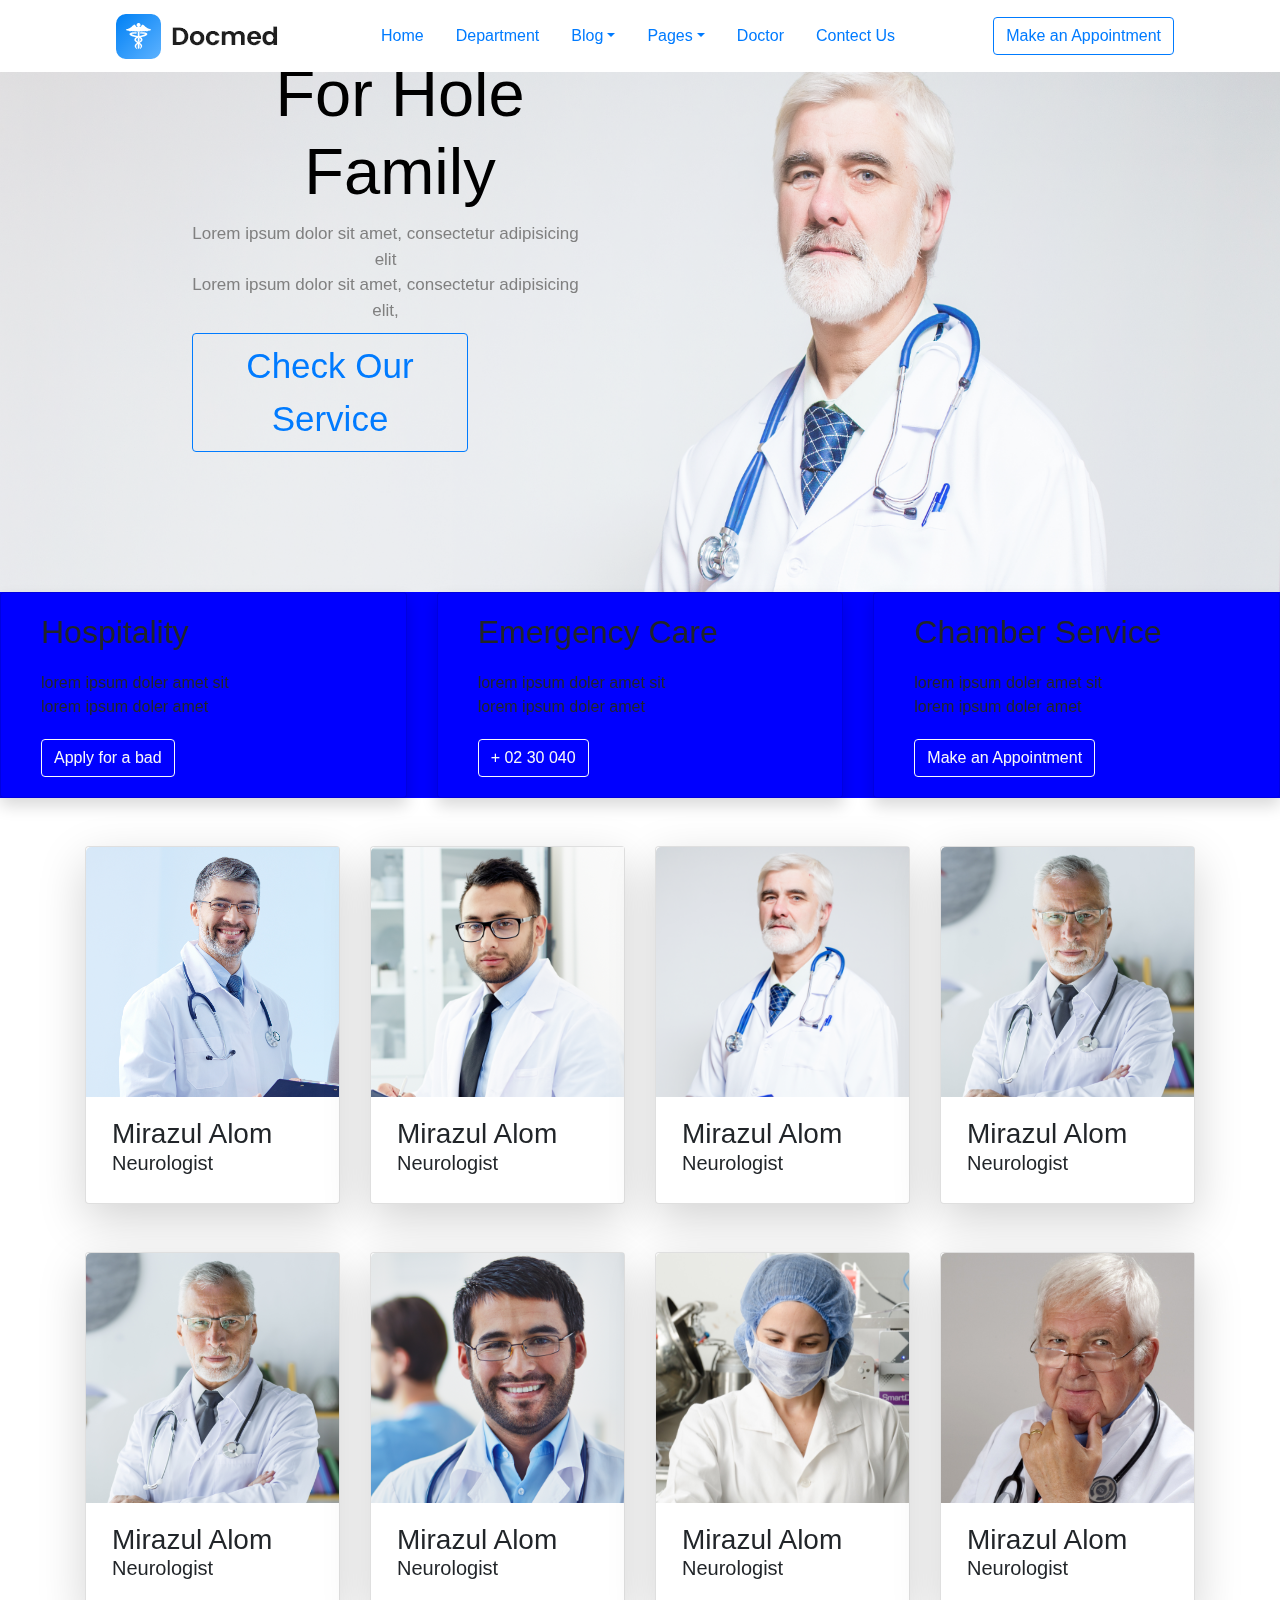
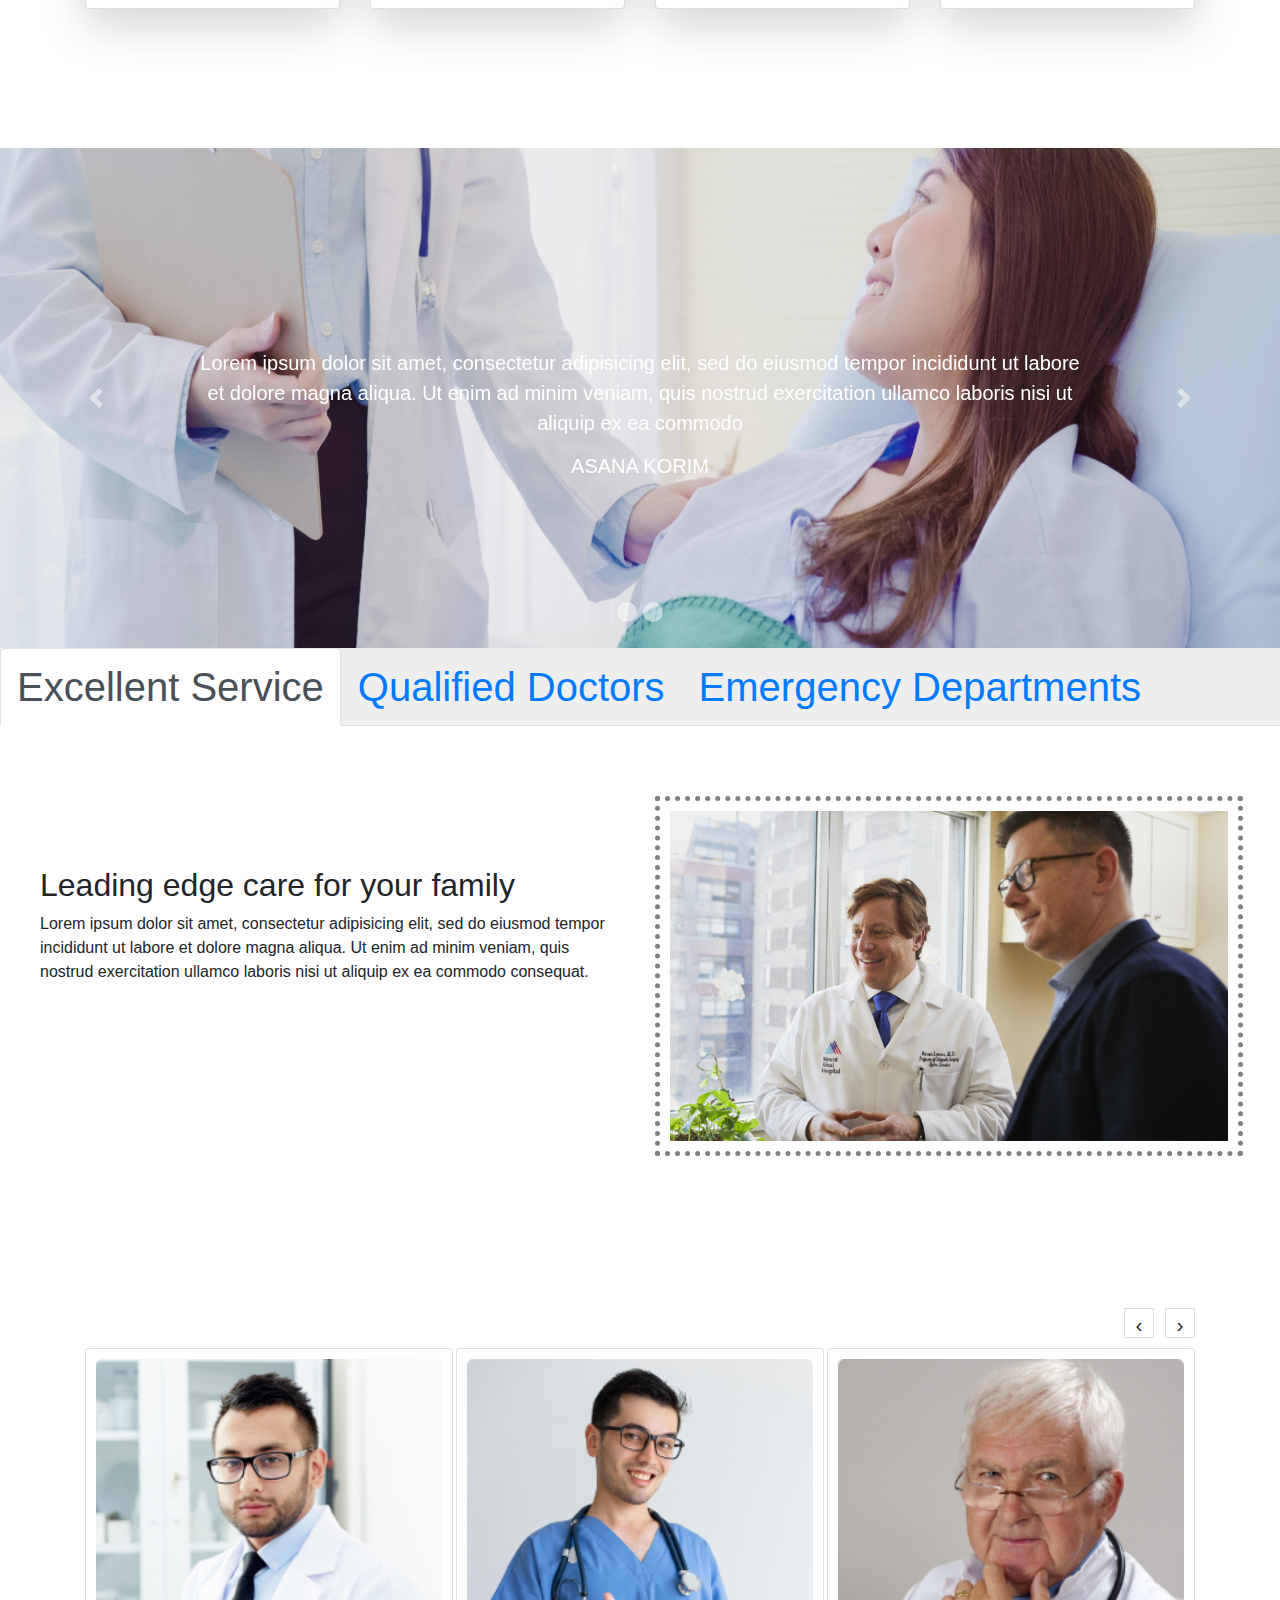
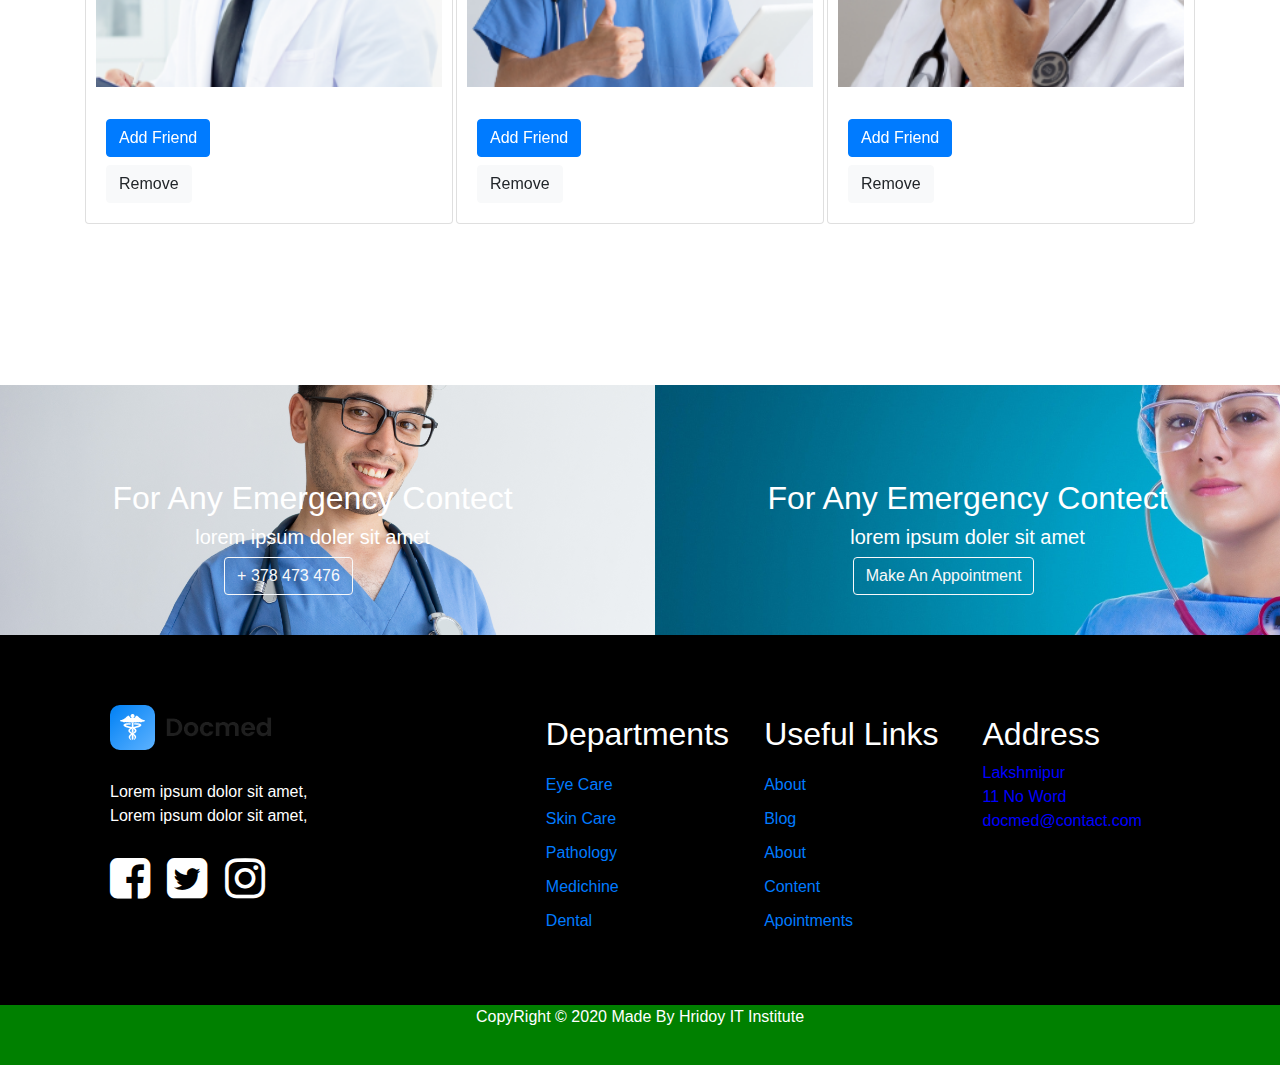
<file: doctor.html>
<!DOCTYPE html>
<html>
	<head>
		<meta charset="utf-8">
		<title>Design Project</title>
		<link rel="stylesheet" type="text/css" href="css/style.css">
		<link rel="stylesheet" type="text/css" href="bootstrap-4.3.1-dist/css/bootstrap.css">
		<link rel="stylesheet" href="OwlCarousel2-2.3.4/dist/assets/owl.carousel.css">
		<link rel="stylesheet" href="font-awesome/css/font-awesome.css">
		<style>
		.owl-carousel .owl-nav .owl-prev span{
		height: 30px;
		width: 30px;
		border: 1px solid #ddd;
		position: absolute;
		top: -40px;
		right: 41px;
		font-size: 21px;
		}
		.owl-carousel .owl-nav .owl-next span{
		height: 30px;
		width: 30px;
		border: 1px solid #ddd;
		position: absolute;
		top: -40px;
		right: 0px;
		font-size: 21px;
		}
		</style>
	</head>
	<body>
		<!-- Modal-strat -->
		<div id="modal-show" class="modal fade" id="Mymodal">
			<div class="modal-dialog modal-lg">
				<div  class="modal-content">
					<div class="modal-header" style="color: blue; margin-left: 220px; font-size: 30px; font-family: sans-serif;">Make An Appointments<a href="" data-dismiss="modal">X</a></div>
					<div class="modal-body">
						<form action="" method="">
							<div class="row">
								<div class="col">
									<div class="form-group">
										<input type="text" id="Pick data" class="form-control" placeholder="Pick data" >
									</div>
								</div>
								<div class="col">
									<div class="form-group">
										<input type="text" id="Suitable time" class="form-control" placeholder="Suitable time">
									</div>
								</div>
							</div>
						</form>
						<form action="" method="">
							<div class="row">
								<div class="col">
									<div class="form-group">
										<input type="text" id="Select Departments" class="form-control" placeholder="Select Departments" >
									</div>
								</div>
								<div class="col">
									<div class="form-group">
										<input type="text" id="Doctros" class="form-control" placeholder="Doctros" >
									</div>
								</div>
							</div>
						</form>
						<form action="" method="">
							<div class="row">
								<div class="col">
									<div class="form-group">
										<input type="text" id="Name" class="form-control" placeholder="Name" >
									</div>
								</div>
								<div class="col">
									<div class="form-group">
										<input type="text" id="Phone No" class="form-control" placeholder="Phone No" >
									</div>
								</div>
							</div>
						</form>
						<form action="" method="">
							<div class="row">
								<div class="form-group col-sm-12">
									<input type="text" id="Email" placeholder="Email" class="form-control">
								</div>
							</div>
							<a href="#" class="btn btn-outline-primary btn-block">Confirm</a>
						</form>
					</div>
				</div>
			</div>
		</div>
		<!--  menu-strat -->
		<!-- :::::::::::::::::menu-Strat:::::::::::: -->
		<div class="menu">
			<div class="row">
				<div class="col-lg-12">
					<nav class="navbar navbar-expand-sm">
						<div class="logo">
							<img src="img/logo.png" alt="">
						</div>
						<button class="btn btn-outline-primary navbar-toggler" data-target="#mymenu" data-toggle="collapse">
						<span class="navbar-toggler-icon"></span>
						</button>
						<div class="collapse navbar-collapse" id="mymenu">
							<ul class="nav navbar" class="navbar">
								<li><a href="index.html" class="nav-link">Home</a></li>
								<li><a href="department.html" class="nav-link">Department</a></li>
								<li class="dropdown"><a href="blog.html" data-target="#mydropdown" class="nav-link dropdown-toggle" data-toggle="dropdown">Blog</a>
								<ul class="dropdown-menu" aria-labelledby="mydropdown">
									<li><a href="blog.html" class="nav-link">Blog</a></li>
									<li><a href="single.html" class="nav-link">Single-Blog</a></li>
								</ul>
							</li>
							<li class="dropdown"><a href="page.html" data-target="mrdropdown" class="nav-link dropdown-toggle" data-toggle="dropdown">Pages</a>
							<ul class="dropdown-menu" aria-labelledby="mrdropdown">
								<li><a href="element.html" class="nav-link">Elemants</a></li>
								<li><a href="about.html" class="nav-link">About</a></li>
							</ul>
						</li>
						<li><a href="doctor.html" class="nav-link">Doctor</a></li>
						<li><a href="contect.html" class="nav-link">Contect Us</a></li>
					</ul>
				</div>
				<a id="modal-btn" href="#" class="btn btn-outline-primary" class="btn">Make an Appointment</a>
			</nav>
		</div>
	</div>
</div>
<!-- :::::::::::::::::menu-End:::::::::::: -->
<!-- :::::::::::slider-strat:::::::::::::: -->
<section id="slider">
	<div class="row">
		<div class="col-sm-12">
			<div class="carousel slide" data-ride="carousel" setintercal="1000">
				<div class="carousel-inner">
					<div class="carousel-item active">
						<img src="img/banner2.png" alt="" class="img">
						<div class="carousel-caption">
							<div class="likha">
								<h1>Health Care</h1>
								<h2>For Hole Family</h2>
								<p style="margin-top: 10px;">Lorem ipsum dolor sit amet, consectetur adipisicing elit</p>
								<p style="margin-bottom: 10px;">Lorem ipsum dolor sit amet, consectetur adipisicing elit,</p>
								<a href="" class="btn btn-outline-primary">Check Our Service</a>
							</div>
						</div>
					</div>
					<div class="carousel-item">
						<img src="img/banner.png" alt="" class="img">
						<div class="carousel-caption">
							<div class="likha">
								<h1>Health Care</h1>
								<h2>For Hole Family</h2>
								<p style="margin-top: 10px;">Lorem ipsum dolor sit amet, consectetur adipisicing elit</p>
								<p style="margin-bottom: 10px;">Lorem ipsum dolor sit amet, consectetur adipisicing elit,</p>
								<a href="" class="btn btn-outline-primary">Check Our Service</a>
							</div>
						</div>
					</div>
				</div>
			</div>
		</div>
	</div>
</section>
<!-- :::::::::::slider-end:::::::::::::: -->
<!-- :::::::::::::content-strat::::::::: -->
<section id="content1">
	<div class="row">
		<div class="col-sm-4">
			<div class="card shadow" style="background-color: blue;">
				<div class="add">
					<h2>Hospitality</h2>
					<p>lorem ipsum doler amet sit</p>
					<p>lorem ipsum doler amet</p>
					<a href="" class="btn btn-outline-light">Apply for a bad</a>
				</div>
			</div>
		</div>
		<div class="col-sm-4">
			<div class="card shadow" style="background-color: blue;">
				<div class="add">
					<h2>Emergency Care</h2>
					<p>lorem ipsum doler amet sit</p>
					<p>lorem ipsum doler amet</p>
					<a href="" class="btn btn-outline-light"> + 02 30 040 </a>
				</div>
			</div>
		</div>
		<div class="col-sm-4">
			<div class="card shadow" style="background-color: blue;">
				<div class="add">
					<h2>Chamber Service</h2>
					<p>lorem ipsum doler amet sit</p>
					<p>lorem ipsum doler amet</p>
					<a href="" class="btn btn-outline-light"> Make an Appointment </a>
				</div>
			</div>
		</div>
	</div>
</section>
<section id="Contentd2">
	<div class="container">
		<div class="row">
			<div class="col-sm-3">
				<div class="card mt-5 shadow-lg">
					<div class="dimg">
						<img src="img/experts/1.png" alt="">
					</div>
					<div class="card-body">
						<div class="dele">
							<h3>Mirazul Alom</h3>
							<h5>Neurologist</h5>
						</div>
					</div>
				</div>
			</div>
			<div class="col-sm-3">
				<div class="card mt-5 shadow-lg">
					<div class="dimg">
						<img src="img/experts/2.png" alt="">
					</div>
					<div class="card-body">
						<div class="dele">
							<h3>Mirazul Alom</h3>
							<h5>Neurologist</h5>
						</div>
					</div>
				</div>
			</div>
			<div class="col-sm-3">
				<div class="card mt-5 shadow-lg">
					<div class="dimg">
						<img src="img/experts/3.png" alt="">
					</div>
					<div class="card-body">
						<div class="dele">
							<h3>Mirazul Alom</h3>
							<h5>Neurologist</h5>
						</div>
					</div>
				</div>
			</div>
			<div class="col-sm-3">
				<div class="card mt-5 shadow-lg">
					<div class="dimg">
						<img src="img/experts/4.png" alt="">
					</div>
					<div class="card-body">
						<div class="dele">
							<h3>Mirazul Alom</h3>
							<h5>Neurologist</h5>
						</div>
					</div>
				</div>
			</div>
			<div class="col-sm-3">
				<div class="card mt-5 shadow-lg">
					<div class="dimg">
						<img src="img/experts/5.png" alt="">
					</div>
					<div class="card-body">
						<div class="dele">
							<h3>Mirazul Alom</h3>
							<h5>Neurologist</h5>
						</div>
					</div>
				</div>
			</div>
			<div class="col-sm-3">
				<div class="card mt-5 shadow-lg">
					<div class="dimg">
						<img src="img/experts/6.png" alt="">
					</div>
					<div class="card-body">
						<div class="dele">
							<h3>Mirazul Alom</h3>
							<h5>Neurologist</h5>
						</div>
					</div>
				</div>
			</div>
			<div class="col-sm-3">
				<div class="card mt-5 shadow-lg">
					<div class="dimg">
						<img src="img/experts/7.png" alt="">
					</div>
					<div class="card-body">
						<div class="dele">
							<h3>Mirazul Alom</h3>
							<h5>Neurologist</h5>
						</div>
					</div>
				</div>
			</div>
			<div class="col-sm-3">
				<div class="card mt-5 shadow-lg">
					<div class="dimg">
						<img src="img/experts/8.png" alt="">
					</div>
					<div class="card-body">
						<div class="dele">
							<h3>Mirazul Alom</h3>
							<h5>Neurologist</h5>
						</div>
					</div>
				</div>
			</div>
		</div>
	</div>
</section>
<section id="Contect4">
	<div class="row">
		<div class="col-sm-12">
			<div class="carousel slide" id="mysilde" data-ride="carousel" setintercal="1000">
				<ol class="carousel-indicators">
					<li data-target="#mysilde" data-slide-to="0"></li>
					<li data-target="#mysilde" data-slide-to="1"></li>
				</ol>
				<div class="carousel-inner">
					<div class="carousel-item active">
						<div class="carousel2">
							<img src="img/testmonial/1.png" alt="">
						</div>
						<div class="carousel-caption">
							<div class="carousel21">
								<p>Lorem ipsum dolor sit amet, consectetur adipisicing elit, sed do eiusmod tempor incididunt ut labore et dolore magna aliqua. Ut enim ad minim veniam, quis nostrud exercitation ullamco laboris nisi ut aliquip ex ea commodo</p>
								<h5>ASANA KORIM</h5>
							</div>
						</div>
					</div>
					<div class="carousel-item">
						<div class="carousel2">
							<img src="img/testmonial/2.png" alt="">
						</div>
						<div class="carousel-caption">
							<div class="carousel21">
								<p>Lorem ipsum dolor sit amet, consectetur adipisicing elit, sed do eiusmod tempor incididunt ut labore et dolore magna aliqua. Ut enim ad minim veniam, quis nostrud exercitation ullamco laboris nisi ut aliquip ex ea commodo</p>
								<h5>ASANA KORIM</h5>
							</div>
						</div>
					</div>
				</div>
				<a href="#mysilde" class="carousel-control-prev" data-slide="prev">
					<span class="carousel-control-prev-icon"></span>
				</a>
				<a href="#mysilde" class="carousel-control-next" data-slide="next">
					<span class="carousel-control-next-icon"></span>
				</a>
			</div>
		</div>
	</div>
</section>
<section id="Contect5">
	<div class="row">
		<div class="col-sm-12">
			<ul class="nav nav-tabs" style="background-color: #eee;">
				<li class="nav-item"><a href="#Excellent Service" class="nav-link active" data-toggle="tab" style="font-size: 40px;">Excellent Service</a></li>
				<li class="nav-item"><a href="#Qualified Doctors" class="nav-link" data-toggle="tab" style="font-size: 40px;">Qualified Doctors</a></li>
				<li class="nav-item"><a href="#Emergency Departments" class="nav-link" data-toggle="tab" style="font-size: 40px;">Emergency Departments</a></li>
			</ul>
			<div class="tab-content">
				<div class="row">
					<div class="col-sm-6">
						<div class="tab-pane active" id="Excellent Service">
							<div class="tab-likha">
								<h2>Leading edge care for your family</h2>
								<p>Lorem ipsum dolor sit amet, consectetur adipisicing elit, sed do eiusmod tempor incididunt ut labore et dolore magna aliqua. Ut enim ad minim veniam, quis nostrud exercitation ullamco laboris nisi ut aliquip ex ea commodo consequat.</p>
							</div>
						</div>
					</div>
					<div class="col-sm-6">
						<div class="tab-pane active" id="Excellent Service">
							<div class="tabImg">
								<img src="img/business.png" alt="">
							</div>
						</div>
					</div>
				</div>
			</div>
		</div>
	</div>
</section>
<section id="Contect6">
	<div class="container">
		<div class="row">
			<div class="col-sm-12">
				<div class="owl-carousel">
					<div class="card">
						<div class="owl-img">
							<img src="img/experts/9.png" alt="">
						</div>
						<div class="card-body">
							<a href="" class="btn btn-primary">Add Friend</a>
							<a href="" class="btn btn-light mt-2">Remove</a>
						</div>
					</div>
					<div class="card">
						<div class="owl-img">
							<img src="img/experts/8.png" alt="">
						</div>
						<div class="card-body">
							<a href="" class="btn btn-primary">Add Friend</a>
							<a href="" class="btn btn-light mt-2">Remove</a>
						</div>
					</div>
					<div class="card">
						<div class="owl-img">
							<img src="img/experts/7.png" alt="">
						</div>
						<div class="card-body">
							<a href="" class="btn btn-primary">Add Friend</a>
							<a href="" class="btn btn-light mt-2">Remove</a>
						</div>
					</div>
					<div class="card">
						<div class="owl-img">
							<img src="img/experts/6.png" alt="">
						</div>
						<div class="card-body">
							<a href="" class="btn btn-primary">Add Friend</a>
							<a href="" class="btn btn-light mt-2">Remove</a>
						</div>
					</div>
					<div class="card">
						<div class="owl-img">
							<img src="img/experts/1.png" alt="">
						</div>
						<div class="card-body">
							<a href="" class="btn btn-primary">Add Friend</a>
							<a href="" class="btn btn-light mt-2">Remove</a>
						</div>
					</div>
					<div class="card">
						<div class="owl-img">
							<img src="img/experts/4.png" alt="">
						</div>
						<div class="card-body">
							<a href="" class="btn btn-primary">Add Friend</a>
							<a href="" class="btn btn-light mt-2">Remove</a>
						</div>
					</div>
					<div class="card">
						<div class="owl-img">
							<img src="img/experts/3.png" alt="">
						</div>
						<div class="card-body">
							<a href="" class="btn btn-primary">Add Friend</a>
							<a href="" class="btn btn-light mt-2">Remove</a>
						</div>
					</div>
					<div class="card">
						<div class="owl-img">
							<img src="img/experts/2.png" alt="">
						</div>
						<div class="card-body">
							<a href="" class="btn btn-primary">Add Friend</a>
							<a href="" class="btn btn-light mt-2">Remove</a>
						</div>
					</div>
				</div>
			</div>
		</div>
	</div>
</section>
<section id="Content7">
	<div class="row">
		<div class="col-sm-6">
			<div class="img7">
				<img src="img/emergency-1.png" alt="">
				<div class="carousel-caption">
					<h2>For Any Emergency Contect</h2>
					<h5>lorem ipsum doler sit amet</h5>
					<a href="" class="btn btn-outline-light mr-5"> + 378 473 476 </a>
				</div>
			</div>
		</div>
		<div class="col-sm-6">
			<div class="img8">
				<img src="img/emergency-2.png" alt="">
				<div class="carousel-caption">
					<h2>For Any Emergency Contect</h2>
					<h5>lorem ipsum doler sit amet</h5>
					<a href="" class="btn btn-outline-light mr-5"> Make An Appointment </a>
				</div>
			</div>
		</div>
	</div>
</section>
<section id="Content8">
	<div class="row">
		<div class="col-sm-5">
			<div class="img9">
				<img src="img/logo.png" alt="">
				<p style="margin-bottom: 0px; margin-top: 30px;">Lorem ipsum dolor sit amet,</p>
				<p>Lorem ipsum dolor sit amet,</p>
				<li style="color: white; list-style: none; display: inline-block; font-size: 47px; margin-left: 110px;">
					<span class="fa fa-facebook-square"></span>
				</li>
				<li style="color: white; list-style: none; display: inline-block; font-size: 47px; margin-left: 13px;">
					<span class="fa fa-twitter-square"></span>
				</li>
				<li style="color: white; list-style: none; display: inline-block; font-size: 47px; margin-left: 13px;">
					<span class="fa fa-instagram"></span>
				</li>
			</div>
		</div>
		<div class="col-sm-2">
			<div class="titlefooter">
				<h2>Departments</h2>
				<a href="" style="text-decoration: none; margin-top: 20px;">Eye Care</a>
				<a href="" style="text-decoration: none;">Skin Care</a>
				<a href="" style="text-decoration: none;">Pathology</a>
				<a href="" style="text-decoration: none;">Medichine</a>
				<a href="" style="text-decoration: none;">Dental</a>
			</div>
		</div>
		<div class="col-sm-2">
			<div class="titlefooter2">
				<h2>Useful Links</h2>
				<a href="" style="text-decoration: none; margin-top: 20px;">About</a>
				<a href="" style="text-decoration: none;">Blog</a>
				<a href="" style="text-decoration: none;">About</a>
				<a href="" style="text-decoration: none;">Content</a>
				<a href="" style="text-decoration: none;">Apointments</a>
			</div>
		</div>
		<div class="col-sm-3">
			<div class="titlefooter3">
				<h2>Address</h2>
				<p>Lakshmipur</p>
				<p>11 No Word</p>
				<p>docmed@contact.com</p>
			</div>
		</div>
	</div>
</section>
<section id="Content9">
	<div class="col-sm-12">
		<div class="titlefooter4">
			<p>CopyRight &copy; 2020 Made By Hridoy IT Institute</p>
		</div>
	</div>
</section>
<!-- :::::::::::::content-end::::::::::: -->
<script src="js/jquery-3.4.1.js"></script>
<script src="bootstrap-4.3.1-dist/js/bootstrap.js"></script>
<script src="js/script.js"></script>
<script src="OwlCarousel2-2.3.4/dist/owl.carousel.js"></script>
<script>
		$('.owl-carousel').owlCarousel({
		center: true,
		nav: true,
		loop: true,
		margin: 3,
		responsive:{
		0:{
		item: 1
		},
		600:{
		item:3
		},
		1000:{
		item:6
		}
		}
		});
</script>
</body>
</html>
</file>
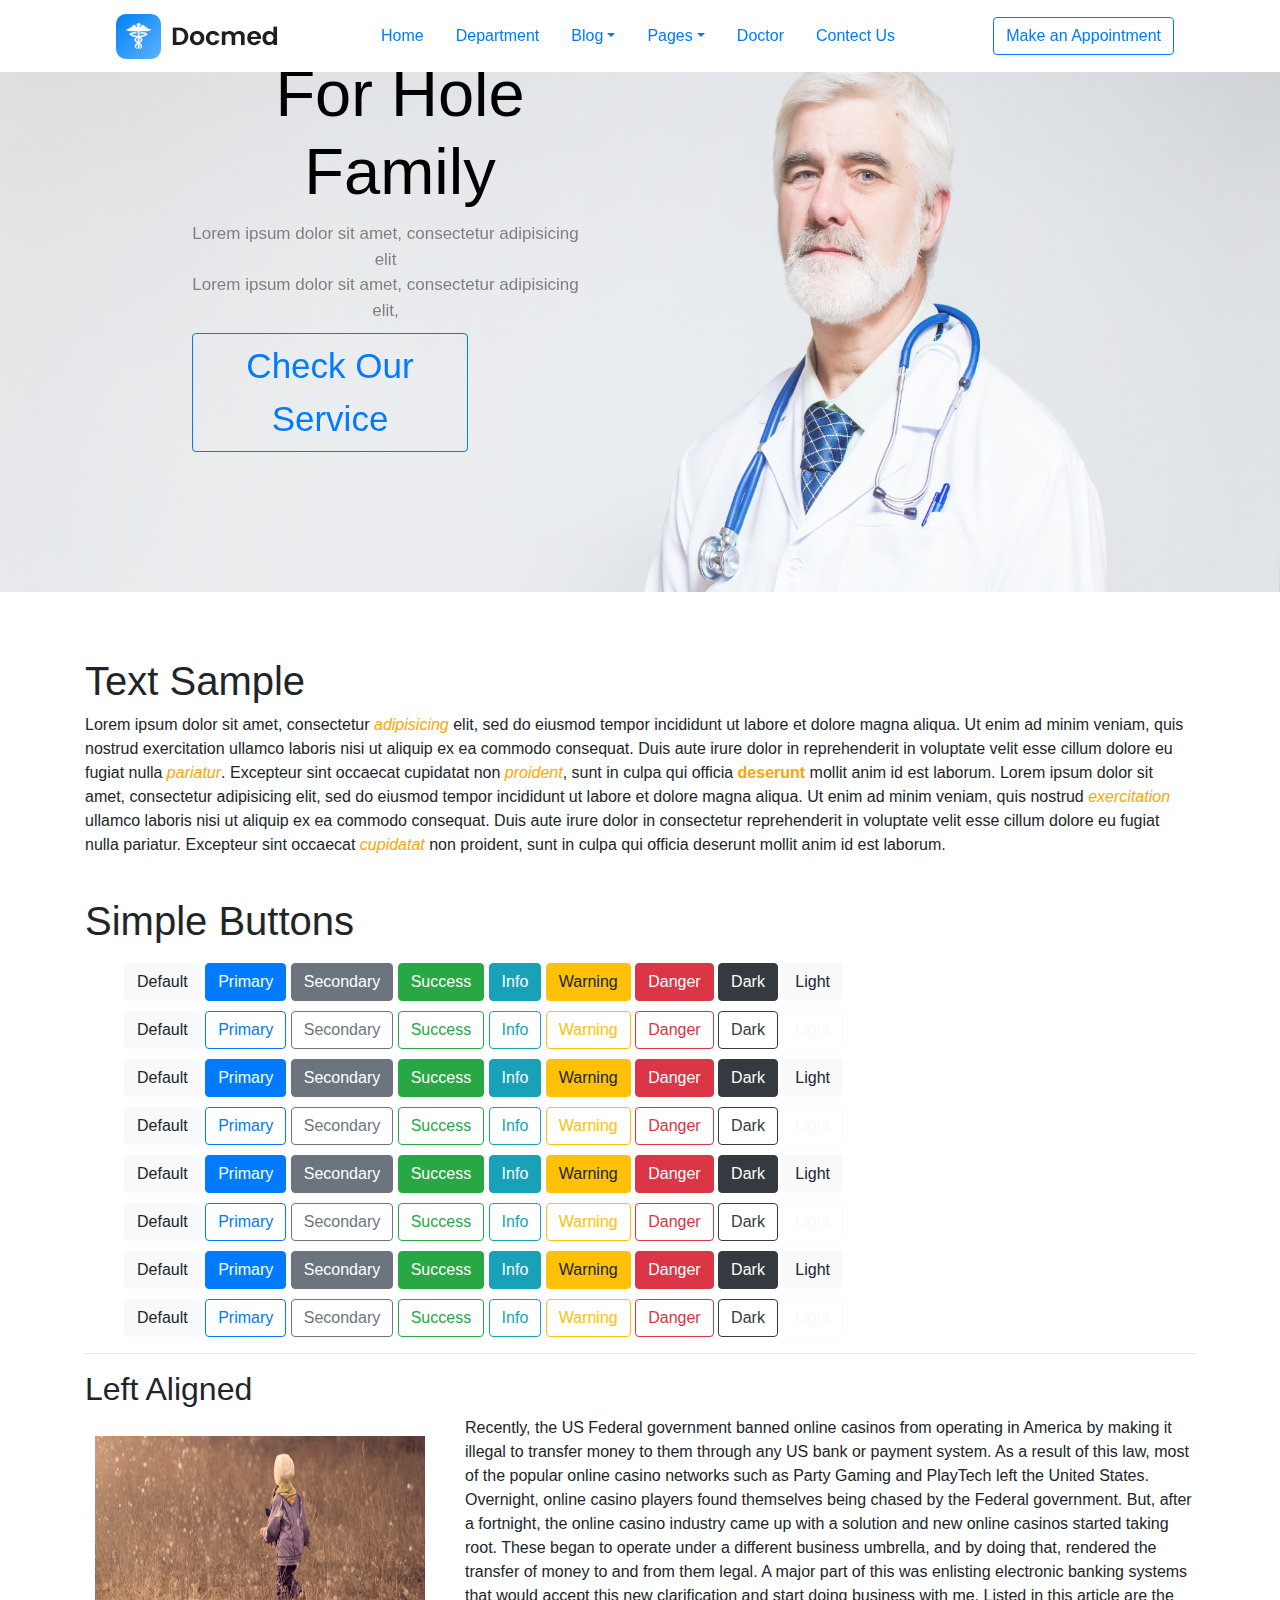
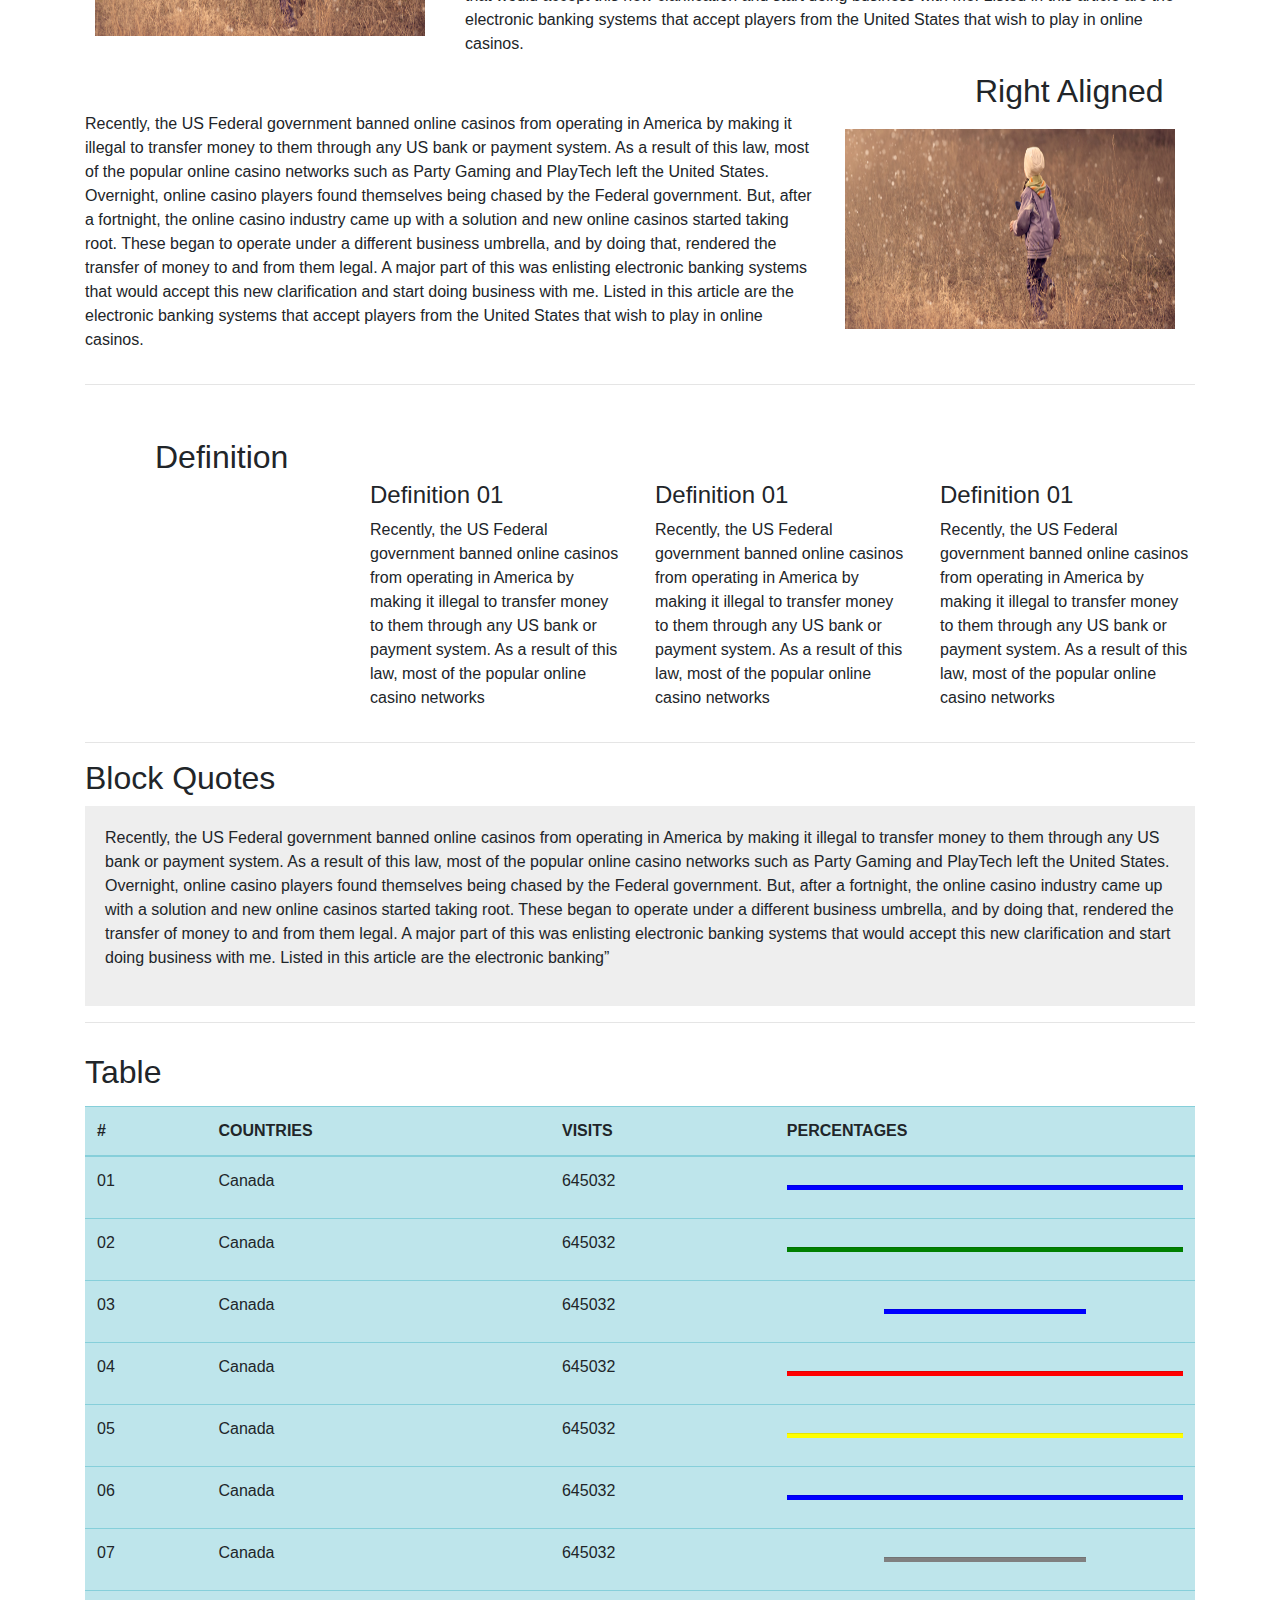
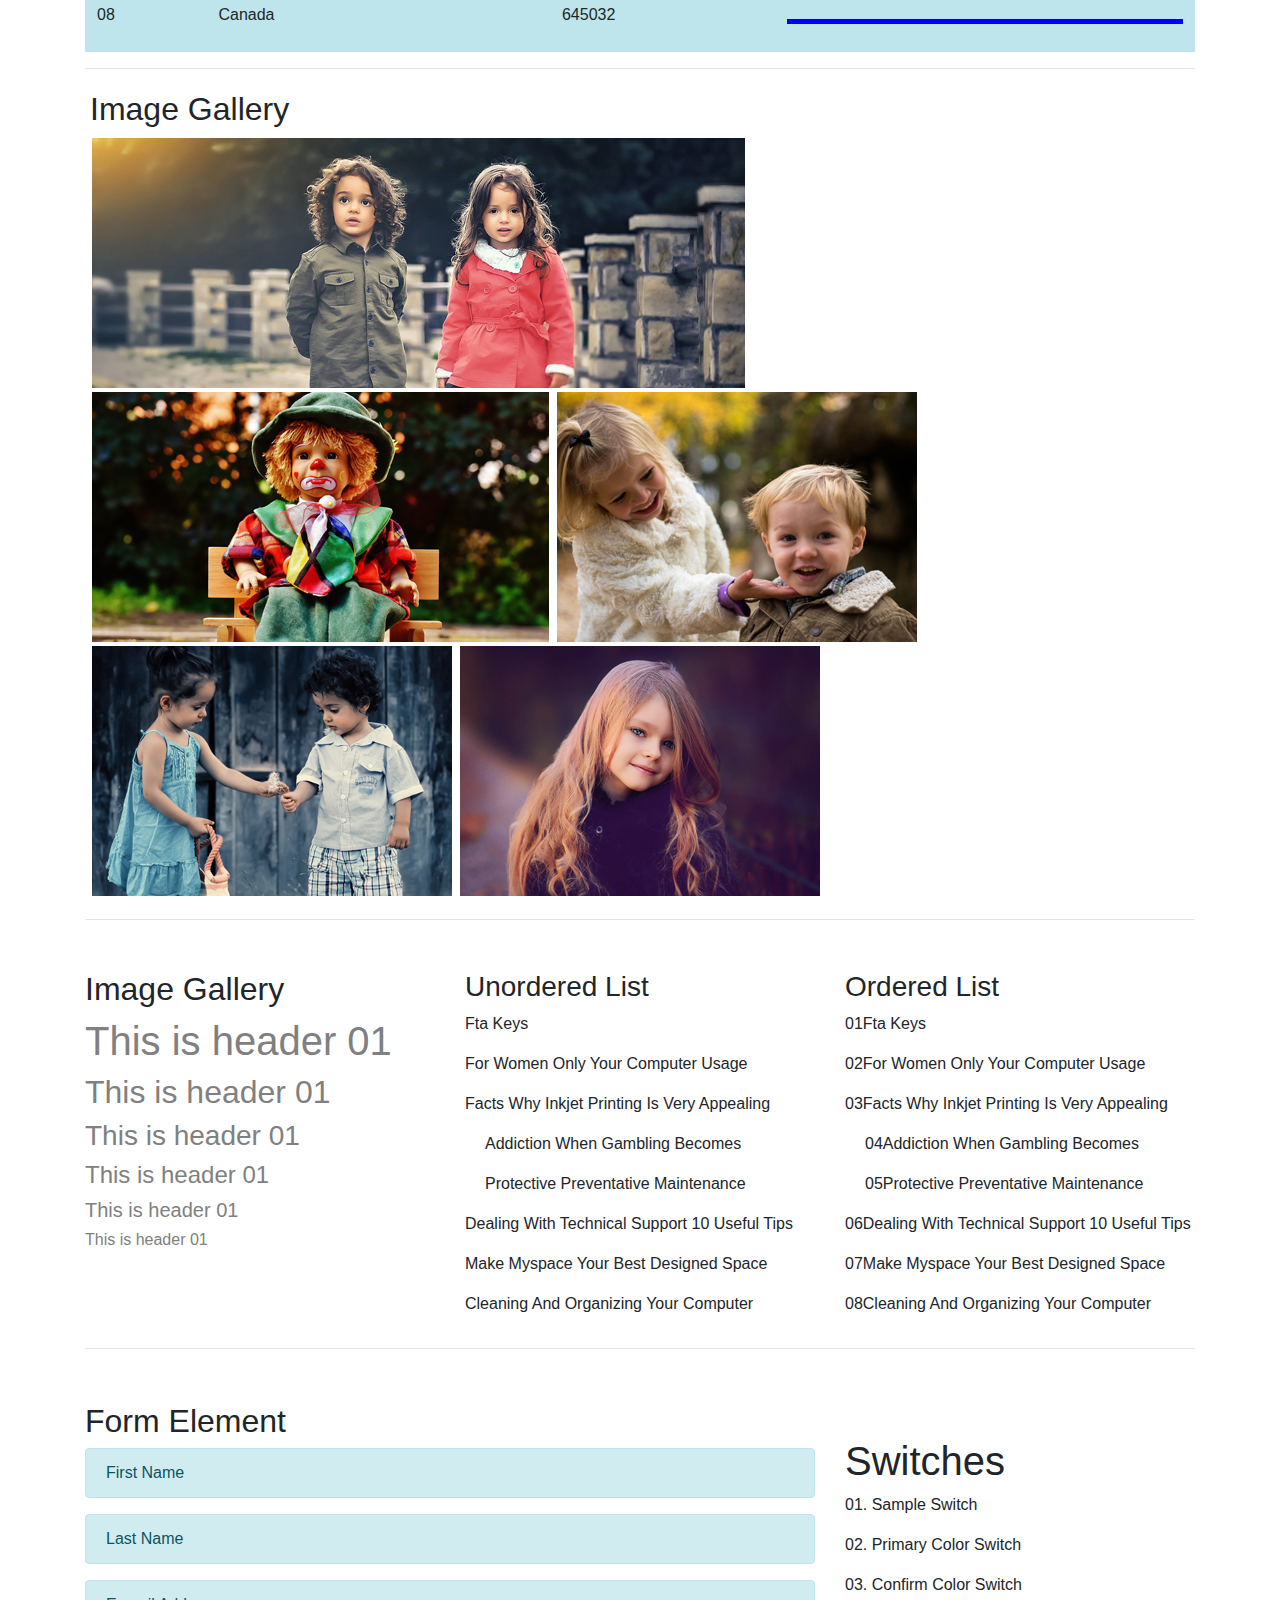
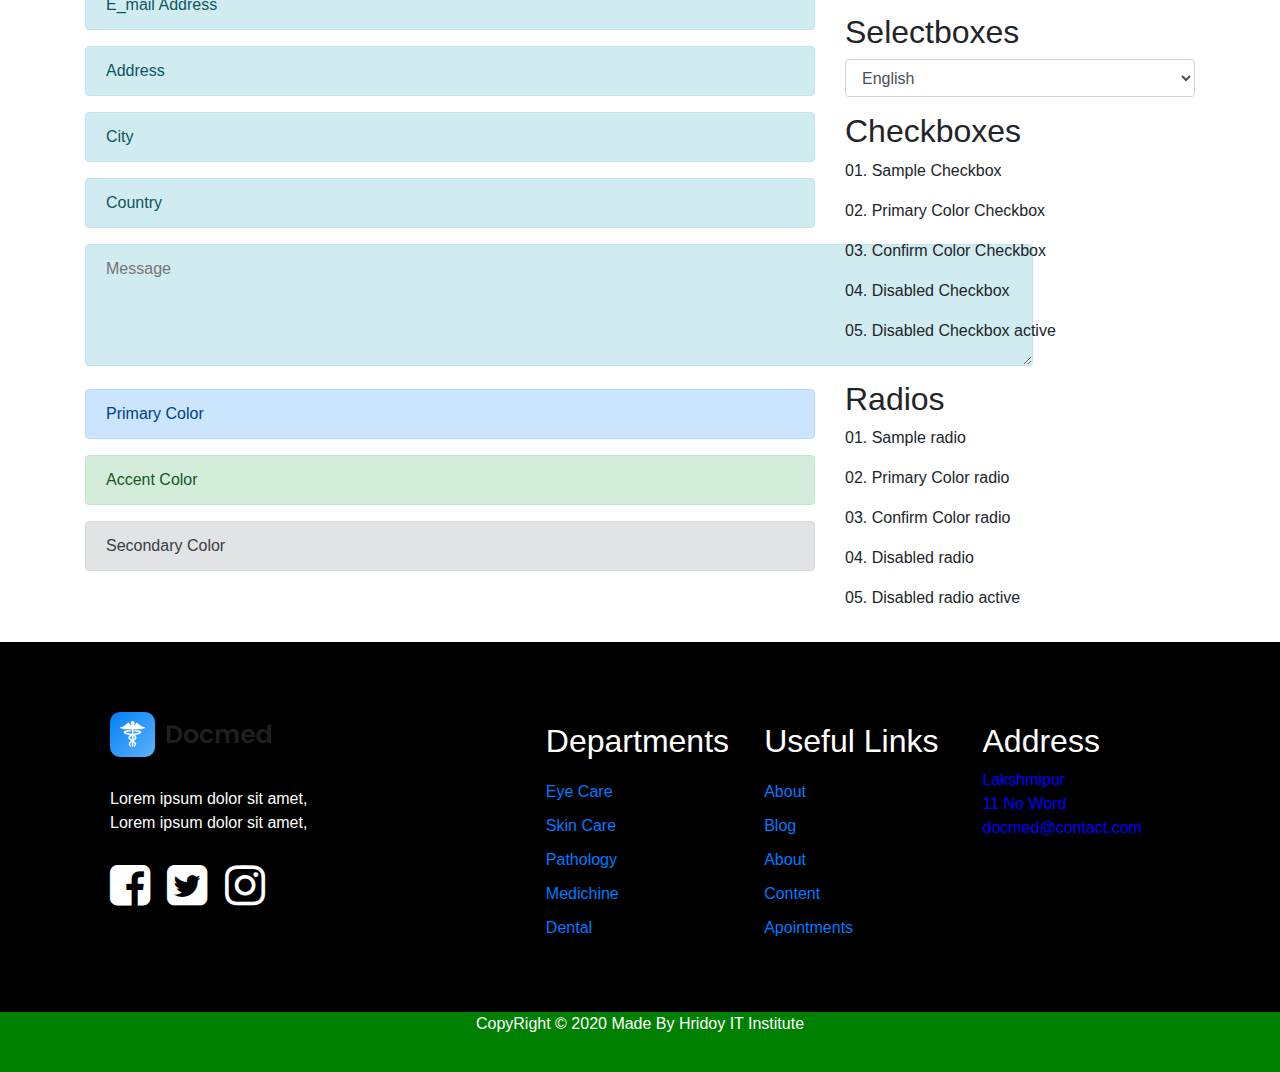
<file: element.html>
<!DOCTYPE html>
<html>
	<head>
		<meta charset="utf-8">
		<title>Design Project</title>
		<link rel="stylesheet" type="text/css" href="css/style.css">
		<link rel="stylesheet" type="text/css" href="bootstrap-4.3.1-dist/css/bootstrap.css">
		<link rel="stylesheet" href="OwlCarousel2-2.3.4/dist/assets/owl.carousel.css">
		<link rel="stylesheet" href="font-awesome/css/font-awesome.css">
		<style>
		.owl-carousel .owl-nav .owl-prev span{
		height: 30px;
		width: 30px;
		border: 1px solid #ddd;
		position: absolute;
		top: -40px;
		right: 41px;
		font-size: 21px;
		}
		.owl-carousel .owl-nav .owl-next span{
		height: 30px;
		width: 30px;
		border: 1px solid #ddd;
		position: absolute;
		top: -40px;
		right: 0px;
		font-size: 21px;
		}
		</style>
	</head>
	<body>
		<!-- Modal-strat -->
		<div id="modal-show" class="modal fade" id="Mymodal">
			<div class="modal-dialog modal-lg">
				<div  class="modal-content">
					<div class="modal-header" style="color: blue; margin-left: 220px; font-size: 30px; font-family: sans-serif;">Make An Appointments<a href="" data-dismiss="modal">X</a></div>
					<div class="modal-body">
						<form action="" method="">
							<div class="row">
								<div class="col">
									<div class="form-group">
										<input type="text" id="Pick data" class="form-control" placeholder="Pick data" >
									</div>
								</div>
								<div class="col">
									<div class="form-group">
										<input type="text" id="Suitable time" class="form-control" placeholder="Suitable time">
									</div>
								</div>
							</div>
						</form>
						<form action="" method="">
							<div class="row">
								<div class="col">
									<div class="form-group">
										<input type="text" id="Select Departments" class="form-control" placeholder="Select Departments" >
									</div>
								</div>
								<div class="col">
									<div class="form-group">
										<input type="text" id="Doctros" class="form-control" placeholder="Doctros" >
									</div>
								</div>
							</div>
						</form>
						<form action="" method="">
							<div class="row">
								<div class="col">
									<div class="form-group">
										<input type="text" id="Name" class="form-control" placeholder="Name" >
									</div>
								</div>
								<div class="col">
									<div class="form-group">
										<input type="text" id="Phone No" class="form-control" placeholder="Phone No" >
									</div>
								</div>
							</div>
						</form>
						<form action="" method="">
							<div class="row">
								<div class="form-group col-sm-12">
									<input type="text" id="Email" placeholder="Email" class="form-control">
								</div>
							</div>
							<a href="#" class="btn btn-outline-primary btn-block">Confirm</a>
						</form>
					</div>
				</div>
			</div>
		</div>
		<!--  menu-strat -->
		<!-- :::::::::::::::::menu-Strat:::::::::::: -->
		<div class="menu">
			<div class="row">
				<div class="col-lg-12">
					<nav class="navbar navbar-expand-sm">
						<div class="logo">
							<img src="img/logo.png" alt="">
						</div>
						<button class="btn btn-outline-primary navbar-toggler" data-target="#mymenu" data-toggle="collapse">
						<span class="navbar-toggler-icon"></span>
						</button>
						<div class="collapse navbar-collapse" id="mymenu">
							<ul class="nav navbar" class="navbar">
								<li><a href="index.html" class="nav-link">Home</a></li>
								<li><a href="department.html" class="nav-link">Department</a></li>
								<li class="dropdown"><a href="blog.html" data-target="#mydropdown" class="nav-link dropdown-toggle" data-toggle="dropdown">Blog</a>
								<ul class="dropdown-menu" aria-labelledby="mydropdown">
									<li><a href="blog.html" class="nav-link">Blog</a></li>
									<li><a href="single.html" class="nav-link">Single-Blog</a></li>
								</ul>
							</li>
							<li class="dropdown"><a href="page.html" data-target="mrdropdown" class="nav-link dropdown-toggle" data-toggle="dropdown">Pages</a>
							<ul class="dropdown-menu" aria-labelledby="mrdropdown">
								<li><a href="element.html" class="nav-link">Elemants</a></li>
								<li><a href="about.html" class="nav-link">About</a></li>
							</ul>
						</li>
						<li><a href="doctor.html" class="nav-link">Doctor</a></li>
						<li><a href="contect.html" class="nav-link">Contect Us</a></li>
					</ul>
				</div>
				<a id="modal-btn" href="#" class="btn btn-outline-primary" class="btn">Make an Appointment</a>
			</nav>
		</div>
	</div>
</div>
<!-- :::::::::::::::::menu-End:::::::::::: -->
<!-- :::::::::::slider-strat:::::::::::::: -->
<section id="slider">
	<div class="row">
		<div class="col-sm-12">
			<div class="carousel slide" data-ride="carousel" setintercal="1000">
				<div class="carousel-inner">
					<div class="carousel-item active">
						<img src="img/banner2.png" alt="" class="img">
						<div class="carousel-caption">
							<div class="likha">
								<h1>Health Care</h1>
								<h2>For Hole Family</h2>
								<p style="margin-top: 10px;">Lorem ipsum dolor sit amet, consectetur adipisicing elit</p>
								<p style="margin-bottom: 10px;">Lorem ipsum dolor sit amet, consectetur adipisicing elit,</p>
								<a href="" class="btn btn-outline-primary">Check Our Service</a>
							</div>
						</div>
					</div>
					<div class="carousel-item">
						<img src="img/banner.png" alt="" class="img">
						<div class="carousel-caption">
							<div class="likha">
								<h1>Health Care</h1>
								<h2>For Hole Family</h2>
								<p style="margin-top: 10px;">Lorem ipsum dolor sit amet, consectetur adipisicing elit</p>
								<p style="margin-bottom: 10px;">Lorem ipsum dolor sit amet, consectetur adipisicing elit,</p>
								<a href="" class="btn btn-outline-primary">Check Our Service</a>
							</div>
						</div>
					</div>
				</div>
			</div>
		</div>
	</div>
</section>
<!-- :::::::::::slider-end:::::::::::::: -->
<!-- :::::::::::::content-strat::::::::: -->
<section id="Contente1">
	<div class="container">
		<div class="row">
			<div class="col-sm-12">
				<div class="element1">
					<h1>Text Sample</h1>
					<p>Lorem ipsum dolor sit amet, consectetur <i style="color: orange;">adipisicing</i> elit, sed do eiusmod tempor incididunt ut labore et dolore magna aliqua. Ut enim ad minim veniam, quis nostrud exercitation ullamco laboris nisi ut aliquip ex ea commodo consequat. Duis aute irure dolor in reprehenderit in voluptate velit esse cillum dolore eu fugiat nulla <i style="color: orange;">pariatur</i>. Excepteur sint occaecat cupidatat non <i style="color: orange;">proident</i>, sunt in culpa qui officia <b style="color: orange;">deserunt</b> mollit anim id est laborum. Lorem ipsum dolor sit amet, consectetur adipisicing elit, sed do eiusmod tempor incididunt ut labore et dolore magna aliqua. Ut enim ad minim veniam, quis nostrud <i style="color: orange;">exercitation</i> ullamco laboris nisi ut aliquip ex ea commodo consequat. Duis aute irure dolor in consectetur reprehenderit in voluptate velit esse cillum dolore eu fugiat nulla pariatur. Excepteur sint occaecat <i style="color: orange;">cupidatat</i> non proident, sunt in culpa qui officia deserunt mollit anim id est laborum.</p>
				</div>
				<div class="element2">
					<h1>Simple Buttons</h1>
					<div class="col-sm-12">
						<button class="btn btn-light ml-4">Default</button>
						<button class="btn btn-primary">Primary</button>
						<button class="btn btn-secondary">Secondary</button>
						<button class="btn btn-success">Success</button>
						<button class="btn btn-info">Info</button>
						<button class="btn btn-warning">Warning</button>
						<button class="btn btn-danger">Danger</button>
						<button class="btn btn-dark">Dark</button>
						<button class="btn btn-light">Light</button>
					</div>
					<div class="col-sm-12">
						<button class="btn btn-light ml-4">Default</button>
						<button class="btn btn-outline-primary">Primary</button>
						<button class="btn btn-outline-secondary">Secondary</button>
						<button class="btn btn-outline-success">Success</button>
						<button class="btn btn-outline-info">Info</button>
						<button class="btn btn-outline-warning">Warning</button>
						<button class="btn btn-outline-danger">Danger</button>
						<button class="btn btn-outline-dark">Dark</button>
						<button class="btn btn-outline-light">Light</button>
					</div>
					<div class="col-sm-12">
						<button class="btn btn-light ml-4">Default</button>
						<button class="btn btn-primary">Primary</button>
						<button class="btn btn-secondary">Secondary</button>
						<button class="btn btn-success">Success</button>
						<button class="btn btn-info">Info</button>
						<button class="btn btn-warning">Warning</button>
						<button class="btn btn-danger">Danger</button>
						<button class="btn btn-dark">Dark</button>
						<button class="btn btn-light">Light</button>
					</div>
					<div class="col-sm-12">
						<button class="btn btn-light ml-4">Default</button>
						<button class="btn btn-outline-primary">Primary</button>
						<button class="btn btn-outline-secondary">Secondary</button>
						<button class="btn btn-outline-success">Success</button>
						<button class="btn btn-outline-info">Info</button>
						<button class="btn btn-outline-warning">Warning</button>
						<button class="btn btn-outline-danger">Danger</button>
						<button class="btn btn-outline-dark">Dark</button>
						<button class="btn btn-outline-light">Light</button>
					</div>
					<div class="col-sm-12">
						<button class="btn btn-light ml-4">Default</button>
						<button class="btn btn-primary">Primary</button>
						<button class="btn btn-secondary">Secondary</button>
						<button class="btn btn-success">Success</button>
						<button class="btn btn-info">Info</button>
						<button class="btn btn-warning">Warning</button>
						<button class="btn btn-danger">Danger</button>
						<button class="btn btn-dark">Dark</button>
						<button class="btn btn-light">Light</button>
					</div>
					<div class="col-sm-12">
						<button class="btn btn-light ml-4">Default</button>
						<button class="btn btn-outline-primary">Primary</button>
						<button class="btn btn-outline-secondary">Secondary</button>
						<button class="btn btn-outline-success">Success</button>
						<button class="btn btn-outline-info">Info</button>
						<button class="btn btn-outline-warning">Warning</button>
						<button class="btn btn-outline-danger">Danger</button>
						<button class="btn btn-outline-dark">Dark</button>
						<button class="btn btn-outline-light">Light</button>
					</div>
					<div class="col-sm-12">
						<button class="btn btn-light ml-4">Default</button>
						<button class="btn btn-primary">Primary</button>
						<button class="btn btn-secondary">Secondary</button>
						<button class="btn btn-success">Success</button>
						<button class="btn btn-info">Info</button>
						<button class="btn btn-warning">Warning</button>
						<button class="btn btn-danger">Danger</button>
						<button class="btn btn-dark">Dark</button>
						<button class="btn btn-light">Light</button>
					</div>
					<div class="col-sm-12">
						<button class="btn btn-light ml-4">Default</button>
						<button class="btn btn-outline-primary">Primary</button>
						<button class="btn btn-outline-secondary">Secondary</button>
						<button class="btn btn-outline-success">Success</button>
						<button class="btn btn-outline-info">Info</button>
						<button class="btn btn-outline-warning">Warning</button>
						<button class="btn btn-outline-danger">Danger</button>
						<button class="btn btn-outline-dark">Dark</button>
						<button class="btn btn-outline-light">Light</button>
					</div>
				</div>
				<hr>
				<div class="element3">
					<h2>Left Aligned</h2>
					<div class="row">
						<div class="col-sm-4">
							<img src="img/Elament/g7.jpg" alt="">
						</div>
						<div class="col-sm-8">
							<p>Recently, the US Federal government banned online casinos from operating in America by making it illegal to transfer money to them through any US bank or payment system. As a result of this law, most of the popular online casino networks such as Party Gaming and PlayTech left the United States. Overnight, online casino players found themselves being chased by the Federal government. But, after a fortnight, the online casino industry came up with a solution and new online casinos started taking root. These began to operate under a different business umbrella, and by doing that, rendered the transfer of money to and from them legal. A major part of this was enlisting electronic banking systems that would accept this new clarification and start doing business with me. Listed in this article are the electronic banking systems that accept players from the United States that wish to play in online casinos.</p>
						</div>
					</div>
				</div>
				<div class="element4">
					<div class="row">
						<div class="col-sm-8">
							<p>Recently, the US Federal government banned online casinos from operating in America by making it illegal to transfer money to them through any US bank or payment system. As a result of this law, most of the popular online casino networks such as Party Gaming and PlayTech left the United States. Overnight, online casino players found themselves being chased by the Federal government. But, after a fortnight, the online casino industry came up with a solution and new online casinos started taking root. These began to operate under a different business umbrella, and by doing that, rendered the transfer of money to and from them legal. A major part of this was enlisting electronic banking systems that would accept this new clarification and start doing business with me. Listed in this article are the electronic banking systems that accept players from the United States that wish to play in online casinos.</p>
						</div>
						<div class="col-sm-4">
							<h2>Right Aligned</h2>
							<img src="img/Elament/g7.jpg" alt="">
						</div>
					</div>
				</div>
				<hr>
				<div class="element5">
					<div class="row">
						<div class="col-sm-3">
							<h2>Definition</h2>
						</div>
						<div class="col-sm-3">
							<h4>Definition 01</h4>
							<p>Recently, the US Federal government banned online casinos from operating in America by making it illegal to transfer money to them through any US bank or payment system. As a result of this law, most of the popular online casino networks</p>
						</div>
						<div class="col-sm-3">
							<h4>Definition 01</h4>
							<p>Recently, the US Federal government banned online casinos from operating in America by making it illegal to transfer money to them through any US bank or payment system. As a result of this law, most of the popular online casino networks</p>
						</div>
						<div class="col-sm-3">
							<h4>Definition 01</h4>
							<p>Recently, the US Federal government banned online casinos from operating in America by making it illegal to transfer money to them through any US bank or payment system. As a result of this law, most of the popular online casino networks</p>
						</div>
					</div>
				</div>
				<hr>
				<div class="element6">
					<h2>Block Quotes</h2>
					<div class="card-body" style="background-color: #eee;">
						<p>Recently, the US Federal government banned online casinos from operating in America by making it illegal to transfer money to them through any US bank or payment system. As a result of this law, most of the popular online casino networks such as Party Gaming and PlayTech left the United States. Overnight, online casino players found themselves being chased by the Federal government. But, after a fortnight, the online casino industry came up with a solution and new online casinos started taking root. These began to operate under a different business umbrella, and by doing that, rendered the transfer of money to and from them legal. A major part of this was enlisting electronic banking systems that would accept this new clarification and start doing business with me. Listed in this article are the electronic banking”</p>
					</div>
				</div>
				<hr>
				<div class="element7">
					<h2>Table</h2>
					<table class="table  table-info">
						<thead>
							<th>#</th>
							<th>COUNTRIES</th>
							<th>VISITS</th>
							<th>PERCENTAGES</th>
						</thead>
						<tr>
							<td>01</td>
							<td>Canada</td>
							<td>645032</td>
							<td><hr style="background-color: blue; padding: 2px;"></td>
						</tr>
						<tr>
							<td>02</td>
							<td>Canada</td>
							<td>645032</td>
							<td><hr style="background-color: green; padding: 2px;"></td>
						</tr>
						<tr>
							<td>03</td>
							<td>Canada</td>
							<td>645032</td>
							<td><hr style="background-color: blue; padding: 2px; width: 50%"></td>
						</tr>
						<tr>
							<td>04</td>
							<td>Canada</td>
							<td>645032</td>
							<td><hr style="background-color: red; padding: 2px;"></td>
						</tr>
						<tr>
							<td>05</td>
							<td>Canada</td>
							<td>645032</td>
							<td><hr style="background-color: yellow; padding: 2px;"></td>
						</tr>
						<tr>
							<td>06</td>
							<td>Canada</td>
							<td>645032</td>
							<td><hr style="background-color: blue; padding: 2px;"></td>
						</tr>
						<tr>
							<td>07</td>
							<td>Canada</td>
							<td>645032</td>
							<td><hr style="background-color: gray; padding: 2px; width: 50%"></td>
						</tr>
						<tr>
							<td>08</td>
							<td>Canada</td>
							<td>645032</td>
							<td><hr style="background-color: blue; padding: 2px;"></td>
						</tr>
					</table>
				</div>
				<hr>
				<div class="element8">
					<div class="card-colmuns">
						<h2>Image Gallery</h2>
						<img src="img/Elament/g1.jpg" alt="">
						<img src="img/Elament/g2.jpg" alt="">
						<img src="img/Elament/g3.jpg" alt="">
						<img src="img/Elament/g4.jpg" alt="">
						<img src="img/Elament/g5.jpg" alt="">
					</div>
				</div>
				<hr>
				<div class="element9">
					<div class="row">
						<div class="col-sm-4">
							<h2 style="margin-top: 34px;">Image Gallery</h2>
							<h1 style="color: gray;">This is header 01</h1>
							<h2 style="color: gray;">This is header 01</h2>
							<h3 style="color: gray;">This is header 01</h3>
							<h4 style="color: gray;">This is header 01</h4>
							<h5 style="color: gray;">This is header 01</h5>
							<h6 style="color: gray;">This is header 01</h6>
						</div>
						<div class="col-sm-4">
							<h3 style="margin-top: 34px;">Unordered List</h3>
							<p>Fta Keys</p>
							<p>For Women Only Your Computer Usage</p>
							<p>Facts Why Inkjet Printing Is Very Appealing</p>
							<p style="margin-left: 20px;">Addiction When Gambling Becomes</p>
							<p style="margin-left: 20px;">Protective Preventative Maintenance</p>
							<p>Dealing With Technical Support 10 Useful Tips</p>
							<p>Make Myspace Your Best Designed Space</p>
							<p>Cleaning And Organizing Your Computer</p>
						</div>
						<div class="col-sm-4">
							<h3 style="margin-top: 34px;">Ordered List</h3>
							<p>01Fta Keys</p>
							<p>02For Women Only Your Computer Usage</p>
							<p>03Facts Why Inkjet Printing Is Very Appealing</p>
							<p style="margin-left: 20px;">04Addiction When Gambling Becomes</p>
							<p style="margin-left: 20px;">05Protective Preventative Maintenance</p>
							<p>06Dealing With Technical Support 10 Useful Tips</p>
							<p>07Make Myspace Your Best Designed Space</p>
							<p>08Cleaning And Organizing Your Computer</p>
						</div>
					</div>
				</div>
				<hr>
				<div class="element10">
					<div class="row">
						<div class="col-sm-8">
							<h2>Form Element</h2>
							<a style="text-decoration: none;" href="" class="alert alert-info btn-block">First Name</a>
							<a style="text-decoration: none;" href="" class="alert alert-info btn-block">Last Name</a>
							<a style="text-decoration: none;" href="" class="alert alert-info btn-block">E_mail Address</a>
							<a style="text-decoration: none;" href="" class="alert alert-info btn-block">Address</a>
							<a style="text-decoration: none;" href="" class="alert alert-info btn-block">City</a>
							<a style="text-decoration: none;" href="" class="alert alert-info btn-block">Country</a>
							<textarea name="" id="" cols="96" rows="4" class="alert alert-info" placeholder="Message"></textarea>
							<a style="text-decoration: none;" href="" class="alert alert-primary btn-block">Primary Color</a>
							<a style="text-decoration: none;" href="" class="alert alert-success btn-block">Accent Color</a>
							<a style="text-decoration: none;" href="" class="alert alert-secondary btn-block">Secondary Color</a>
						</div>
						<div class="col-sm-4">
							<div class="element11">
								<h1>Switches</h1>
								<p>01. Sample Switch</p>
								<p>02. Primary Color Switch</p>
								<p>03. Confirm Color Switch</p>
								<h2 style="margin-top: 0px;">Selectboxes</h2>
								<select name="" id="" class="form-control">
									<option value="">English</option>
									<option value="">Bangli</option>
									<option value="">Arabic</option>
									<option value="">Hindi</option>
								</select>
								<h2 style="margin-top: 15px;">Checkboxes</h2>
								<p>01. Sample Checkbox</p>
								<p>02. Primary Color Checkbox</p>
								<p>03. Confirm Color Checkbox</p>
								<p>04. Disabled Checkbox</p>
								<p>05. Disabled Checkbox active</p>
								<h2>Radios</h2>
								<p>01. Sample radio</p>
								<p>02. Primary Color radio</p>
								<p>03. Confirm Color radio</p>
								<p>04. Disabled radio</p>
								<p>05. Disabled radio active</p>
							</div>
						</div>
					</div>
				</div>
			</div>
		</div>
	</div>
</section>
<section id="Content8">
	<div class="row">
		<div class="col-sm-5">
			<div class="img9">
				<img src="img/logo.png" alt="">
				<p style="margin-bottom: 0px; margin-top: 30px;">Lorem ipsum dolor sit amet,</p>
				<p>Lorem ipsum dolor sit amet,</p>
				<li style="color: white; list-style: none; display: inline-block; font-size: 47px; margin-left: 110px;">
					<span class="fa fa-facebook-square"></span>
				</li>
				<li style="color: white; list-style: none; display: inline-block; font-size: 47px; margin-left: 13px;">
					<span class="fa fa-twitter-square"></span>
				</li>
				<li style="color: white; list-style: none; display: inline-block; font-size: 47px; margin-left: 13px;">
					<span class="fa fa-instagram"></span>
				</li>
			</div>
		</div>
		<div class="col-sm-2">
			<div class="titlefooter">
				<h2>Departments</h2>
				<a href="" style="text-decoration: none; margin-top: 20px;">Eye Care</a>
				<a href="" style="text-decoration: none;">Skin Care</a>
				<a href="" style="text-decoration: none;">Pathology</a>
				<a href="" style="text-decoration: none;">Medichine</a>
				<a href="" style="text-decoration: none;">Dental</a>
			</div>
		</div>
		<div class="col-sm-2">
			<div class="titlefooter2">
				<h2>Useful Links</h2>
				<a href="" style="text-decoration: none; margin-top: 20px;">About</a>
				<a href="" style="text-decoration: none;">Blog</a>
				<a href="" style="text-decoration: none;">About</a>
				<a href="" style="text-decoration: none;">Content</a>
				<a href="" style="text-decoration: none;">Apointments</a>
			</div>
		</div>
		<div class="col-sm-3">
			<div class="titlefooter3">
				<h2>Address</h2>
				<p>Lakshmipur</p>
				<p>11 No Word</p>
				<p>docmed@contact.com</p>
			</div>
		</div>
	</div>
</section>
<section id="Content9">
	<div class="col-sm-12">
		<div class="titlefooter4">
			<p>CopyRight &copy; 2020 Made By Hridoy IT Institute</p>
		</div>
	</div>
</section>
<!-- :::::::::::::content-end::::::::::: -->
<script src="js/jquery-3.4.1.js"></script>
<script src="bootstrap-4.3.1-dist/js/bootstrap.js"></script>
<script src="js/script.js"></script>
<script src="OwlCarousel2-2.3.4/dist/owl.carousel.js"></script>
<script>
		$('.owl-carousel').owlCarousel({
		center: true,
		nav: true,
		loop: true,
		margin: 3,
		responsive:{
		0:{
		item: 1
		},
		600:{
		item:3
		},
		1000:{
		item:6
		}
		}
		});
</script>
</body>
</html>
</file>
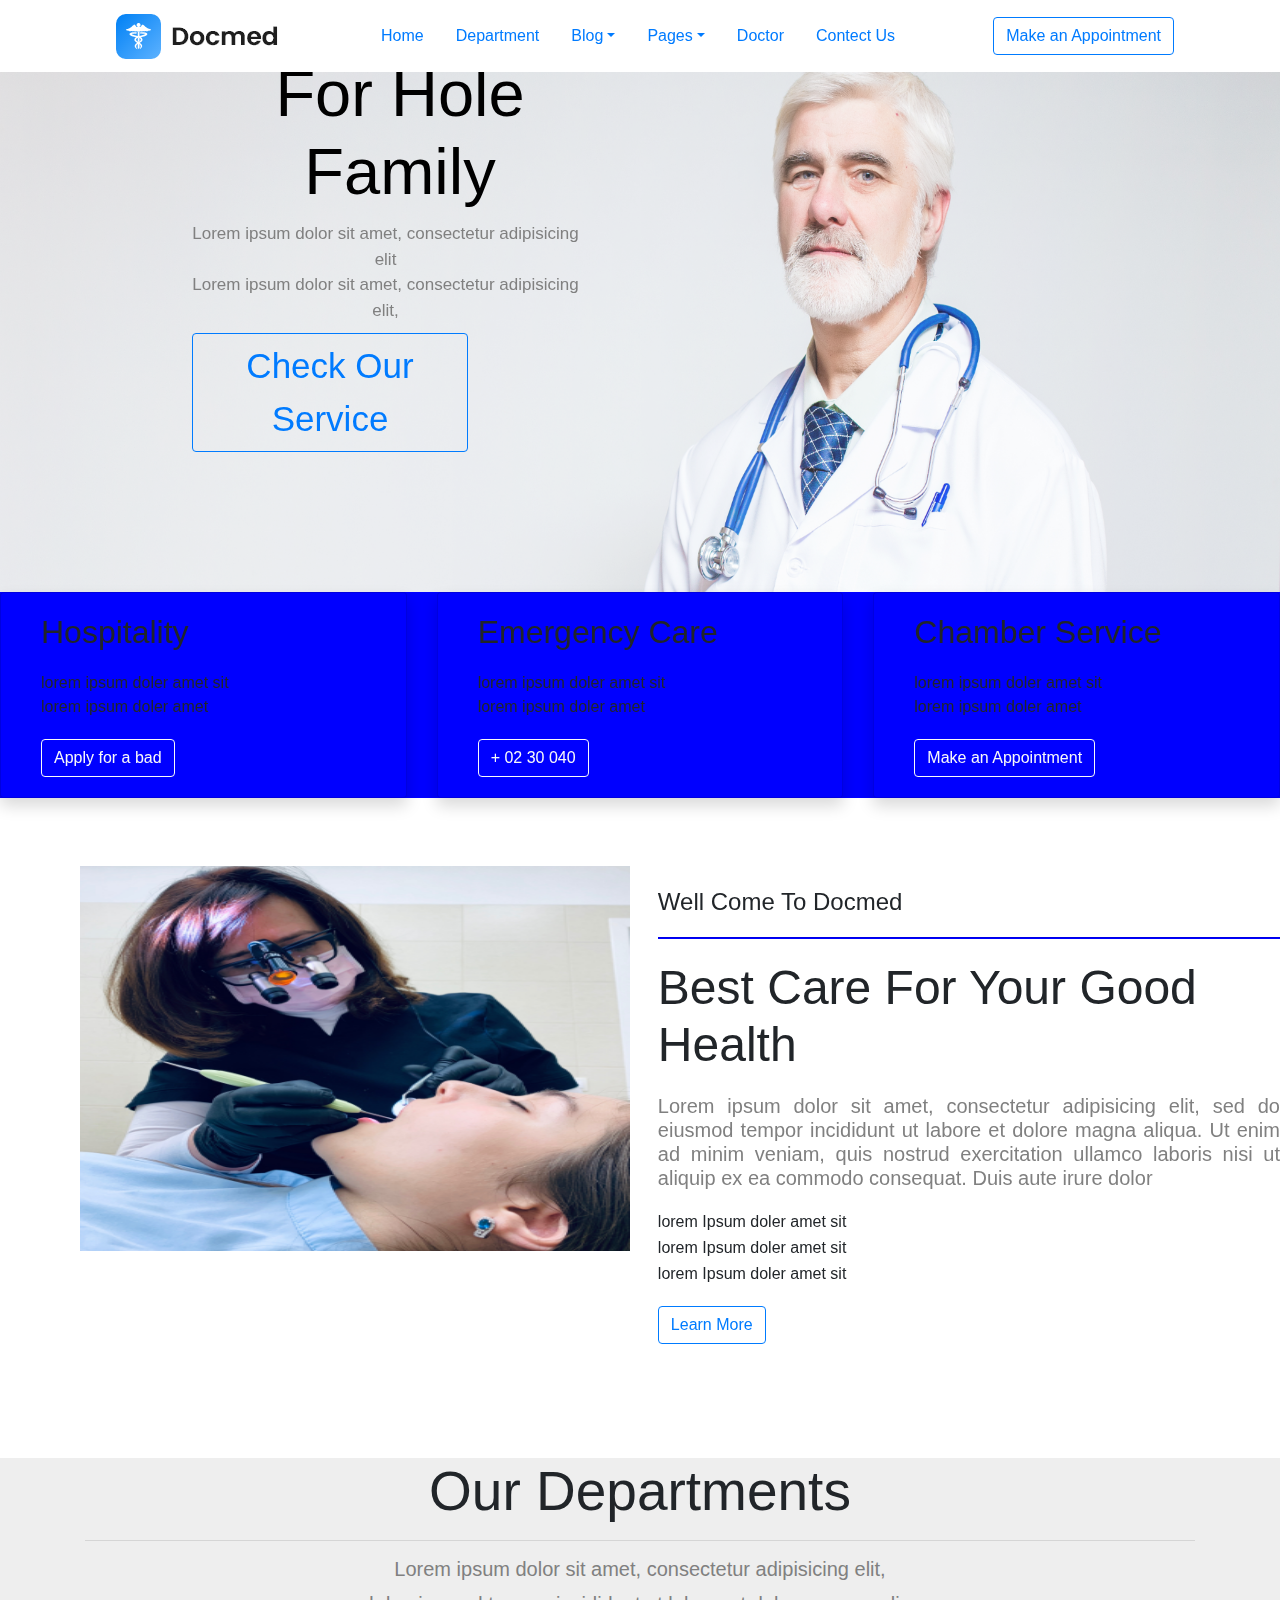
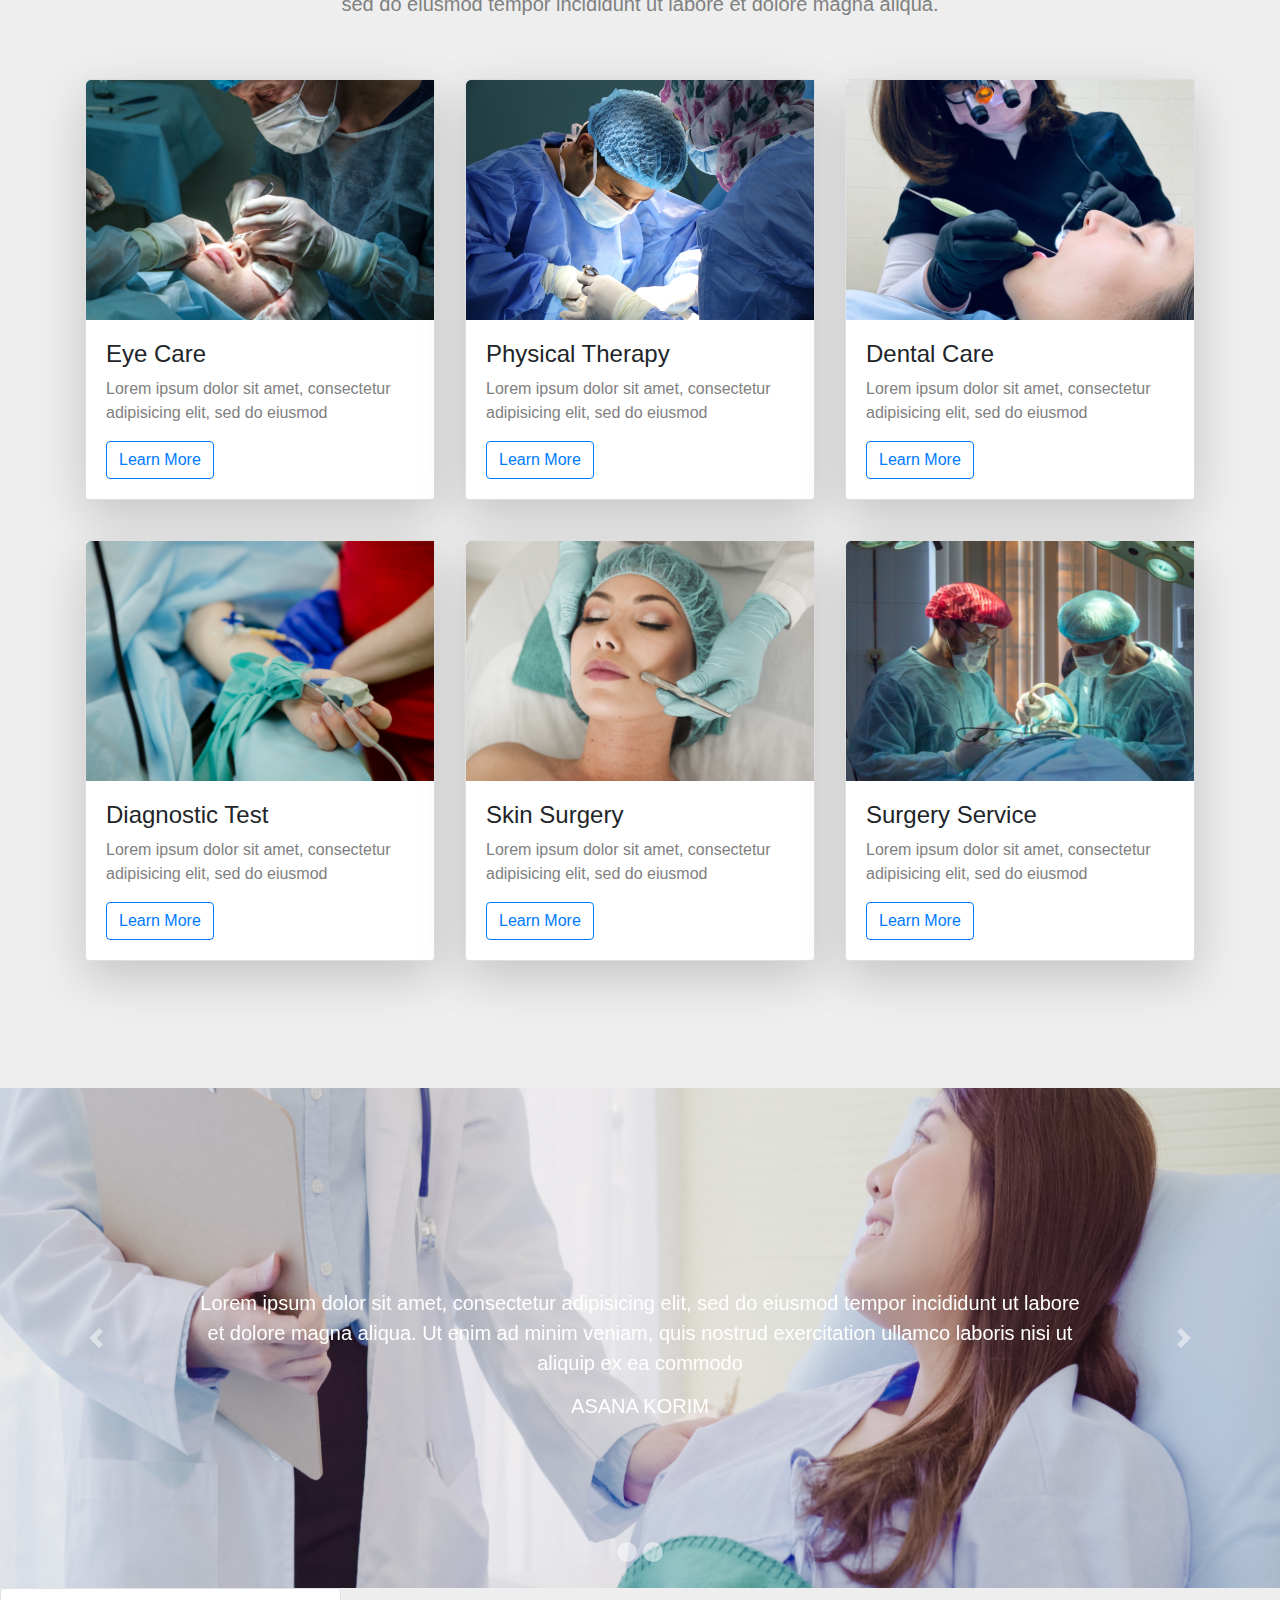
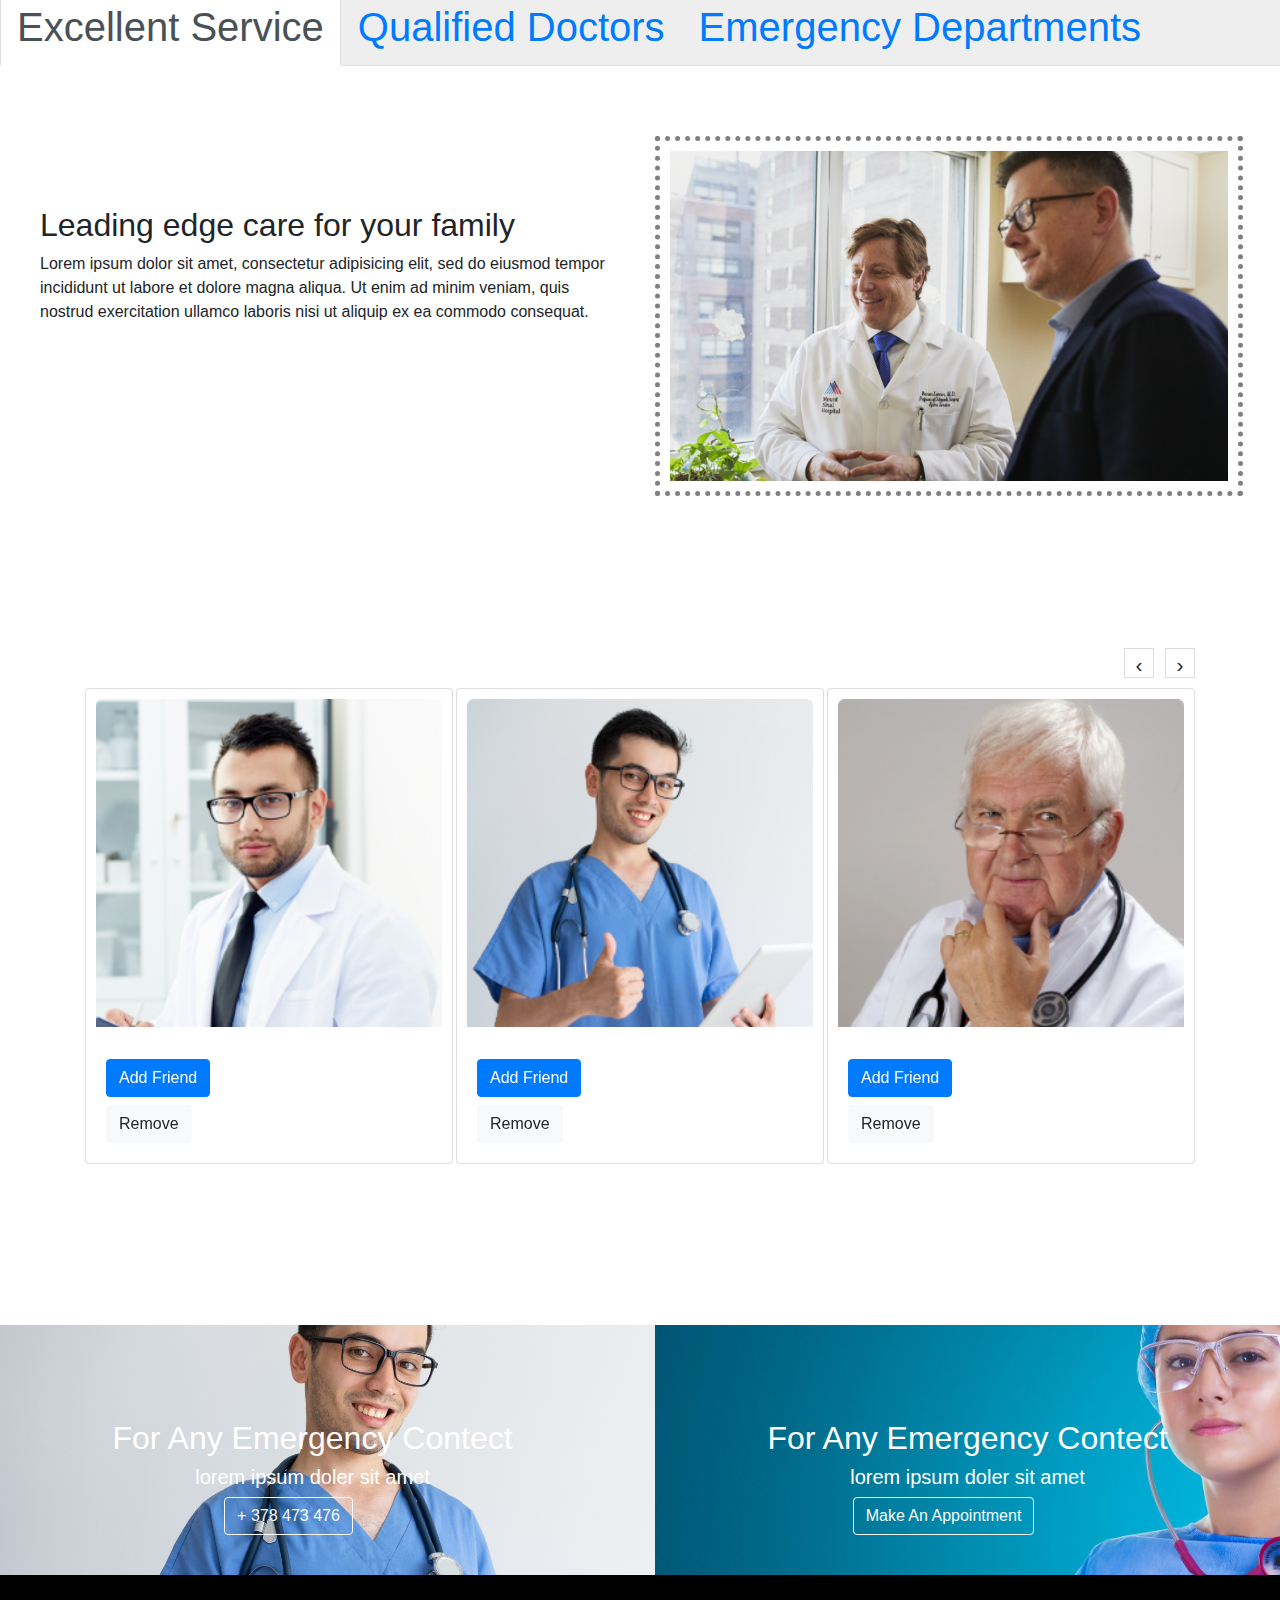
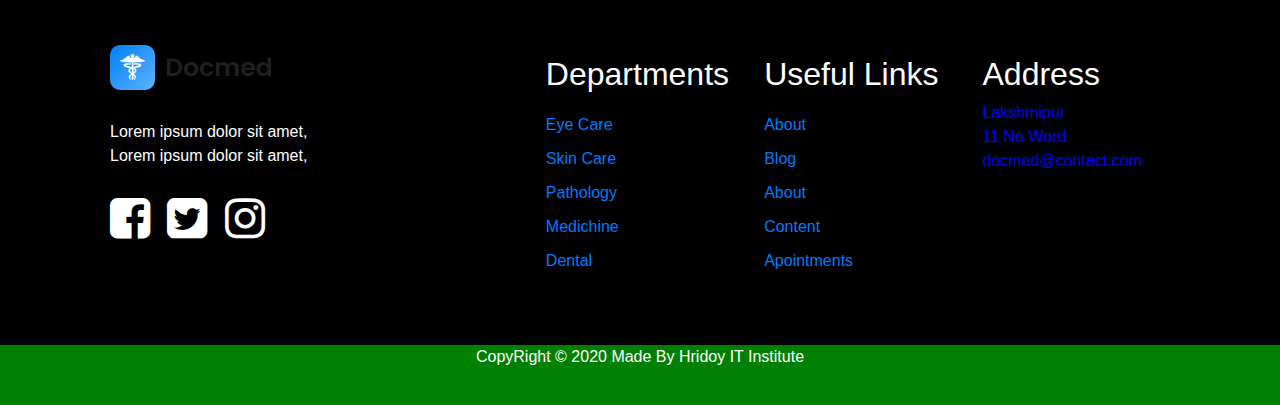
<file: page.html>
<!DOCTYPE html>
<html>
	<head>
		<meta charset="utf-8">
		<title>Design Project</title>
		<link rel="stylesheet" type="text/css" href="css/style.css">
		<link rel="stylesheet" type="text/css" href="bootstrap-4.3.1-dist/css/bootstrap.css">
		<link rel="stylesheet" href="OwlCarousel2-2.3.4/dist/assets/owl.carousel.css">
		<link rel="stylesheet" href="font-awesome/css/font-awesome.css">
		<style>
		.owl-carousel .owl-nav .owl-prev span{
		height: 30px;
		width: 30px;
		border: 1px solid #ddd;
		position: absolute;
		top: -40px;
		right: 41px;
		font-size: 21px;
		}
		.owl-carousel .owl-nav .owl-next span{
		height: 30px;
		width: 30px;
		border: 1px solid #ddd;
		position: absolute;
		top: -40px;
		right: 0px;
		font-size: 21px;
		}
		</style>
	</head>
	<body>
		<!-- :::::::::::::::::menu-Strat:::::::::::: -->
		<div class="menu">
			<div class="row">
				<div class="col-lg-12">
					<nav class="navbar navbar-expand-sm">
						<div class="logo">
							<img src="img/logo.png" alt="">
						</div>
						<button class="btn btn-outline-primary navbar-toggler" data-target="#mymenu" data-toggle="collapse">
						<span class="navbar-toggler-icon"></span>
						</button>
						<div class="collapse navbar-collapse" id="mymenu">
							<ul class="nav navbar" class="navbar">
								<li><a href="index.html" class="nav-link">Home</a></li>
								<li><a href="department.html" class="nav-link">Department</a></li>
								<li class="dropdown"><a href="blog.html" data-target="#mydropdown" class="nav-link dropdown-toggle" data-toggle="dropdown">Blog</a>
								<ul class="dropdown-menu" aria-labelledby="mydropdown">
									<li><a href="blog.html" class="nav-link">Blog</a></li>
									<li><a href="single.html" class="nav-link">Single-Blog</a></li>
								</ul>
							</li>
							<li class="dropdown"><a href="page.html" data-target="mrdropdown" class="nav-link dropdown-toggle" data-toggle="dropdown">Pages</a>
							<ul class="dropdown-menu" aria-labelledby="mrdropdown">
								<li><a href="element.html" class="nav-link">Elemants</a></li>
								<li><a href="about.html" class="nav-link">About</a></li>
							</ul>
						</li>
						<li><a href="doctor.html" class="nav-link">Doctor</a></li>
						<li><a href="contect.html" class="nav-link">Contect Us</a></li>
					</ul>
				</div>
				<a href="#" class="btn btn-outline-primary" class="btn">Make an Appointment</a>
			</nav>
		</div>
	</div>
</div>
<!-- :::::::::::::::::menu-End:::::::::::: -->
<!-- :::::::::::slider-strat:::::::::::::: -->
<section id="slider">
	<div class="row">
		<div class="col-sm-12">
			<div class="carousel slide" data-ride="carousel" setintercal="1000">
				<div class="carousel-inner">
					<div class="carousel-item active">
						<img src="img/banner2.png" alt="" class="img">
						<div class="carousel-caption">
							<div class="likha">
								<h1>Health Care</h1>
								<h2>For Hole Family</h2>
								<p style="margin-top: 10px;">Lorem ipsum dolor sit amet, consectetur adipisicing elit</p>
								<p style="margin-bottom: 10px;">Lorem ipsum dolor sit amet, consectetur adipisicing elit,</p>
								<a href="" class="btn btn-outline-primary">Check Our Service</a>
							</div>
						</div>
					</div>
					<div class="carousel-item">
						<img src="img/banner.png" alt="" class="img">
						<div class="carousel-caption">
							<div class="likha">
								<h1>Health Care</h1>
								<h2>For Hole Family</h2>
								<p style="margin-top: 10px;">Lorem ipsum dolor sit amet, consectetur adipisicing elit</p>
								<p style="margin-bottom: 10px;">Lorem ipsum dolor sit amet, consectetur adipisicing elit,</p>
								<a href="" class="btn btn-outline-primary">Check Our Service</a>
							</div>
						</div>
					</div>
				</div>
			</div>
		</div>
	</div>
</section>
<!-- :::::::::::slider-end:::::::::::::: -->
<!-- :::::::::::::content-strat::::::::: -->
<section id="content1">
	<div class="row">
		<div class="col-sm-4">
			<div class="card shadow" style="background-color: blue;">
				<div class="add">
					<h2>Hospitality</h2>
					<p>lorem ipsum doler amet sit</p>
					<p>lorem ipsum doler amet</p>
					<a href="" class="btn btn-outline-light">Apply for a bad</a>
				</div>
			</div>
		</div>
		<div class="col-sm-4">
			<div class="card shadow" style="background-color: blue;">
				<div class="add">
					<h2>Emergency Care</h2>
					<p>lorem ipsum doler amet sit</p>
					<p>lorem ipsum doler amet</p>
					<a href="" class="btn btn-outline-light"> + 02 30 040 </a>
				</div>
			</div>
		</div>
		<div class="col-sm-4">
			<div class="card shadow" style="background-color: blue;">
				<div class="add">
					<h2>Chamber Service</h2>
					<p>lorem ipsum doler amet sit</p>
					<p>lorem ipsum doler amet</p>
					<a href="" class="btn btn-outline-light"> Make an Appointment </a>
				</div>
			</div>
		</div>
	</div>
</section>
<section id="Contect2">
	<div class="row">
		<div class="col-sm-5">
			<img src="img/a.png" alt="" class="conimg">
		</div>
		<div class="col-sm-7">
			<div class="conlik">
				<h4>Well Come To Docmed</h4>
				<hr>
				<h1>Best Care For Your Good Health</h1>
				<h5>Lorem ipsum dolor sit amet, consectetur adipisicing elit, sed do eiusmod tempor incididunt ut labore et dolore magna aliqua. Ut enim ad minim veniam, quis nostrud exercitation ullamco laboris nisi ut aliquip ex ea commodo consequat. Duis aute irure dolor</h5>
				<p style="margin-top: 20px;">lorem Ipsum doler amet sit</p>
				<p>lorem Ipsum doler amet sit</p>
				<p>lorem Ipsum doler amet sit</p>
				<a href="" class="btn btn-outline-primary">Learn More</a>
			</div>
		</div>
	</div>
</section>
<section id="Contect3">
	<div class="container">
		<div class="row">
			<div class="col-sm-12">
				<div class="con1lik">
					<h1>Our Departments</h1>
					<hr>
					<h5>Lorem ipsum dolor sit amet, consectetur adipisicing elit,</h5>
					<p>sed do eiusmod tempor incididunt ut labore et dolore magna aliqua.</p>
				</div>
				<div class="row" style="margin-top: 60px;">
					<div class="col-sm-4">
						<div class="card shadow-lg">
							<div class="img2">
								<img src="img/1.png" alt="">
							</div>
							<div class="card-body">
								<h4>Eye Care</h4>
								<p style="color: gray;">Lorem ipsum dolor sit amet, consectetur adipisicing elit, sed do eiusmod</p>
								<a href="" class="btn btn-outline-primary">Learn More</a>
							</div>
						</div>
					</div>
					<div class="col-sm-4">
						<div class="card shadow-lg">
							<div class="img2">
								<img src="img/2.png" alt="">
							</div>
							<div class="card-body">
								<h4>Physical Therapy</h4>
								<p style="color: gray;">Lorem ipsum dolor sit amet, consectetur adipisicing elit, sed do eiusmod</p>
								<a href="" class="btn btn-outline-primary">Learn More</a>
							</div>
						</div>
					</div>
					<div class="col-sm-4">
						<div class="card shadow-lg">
							<div class="img2">
								<img src="img/3.png" alt="">
							</div>
							<div class="card-body">
								<h4>Dental Care</h4>
								<p style="color: gray;">Lorem ipsum dolor sit amet, consectetur adipisicing elit, sed do eiusmod</p>
								<a href="" class="btn btn-outline-primary">Learn More</a>
							</div>
						</div>
					</div>
					<div class="col-sm-4" style="margin-top: 40px;">
						<div class="card shadow-lg">
							<div class="img2">
								<img src="img/4.png" alt="">
							</div>
							<div class="card-body">
								<h4>Diagnostic Test</h4>
								<p style="color: gray;">Lorem ipsum dolor sit amet, consectetur adipisicing elit, sed do eiusmod</p>
								<a href="" class="btn btn-outline-primary">Learn More</a>
							</div>
						</div>
					</div>
					<div class="col-sm-4" style="margin-top: 40px;">
						<div class="card shadow-lg">
							<div class="img2">
								<img src="img/5.png" alt="">
							</div>
							<div class="card-body">
								<h4>Skin Surgery</h4>
								<p style="color: gray;">Lorem ipsum dolor sit amet, consectetur adipisicing elit, sed do eiusmod</p>
								<a href="" class="btn btn-outline-primary">Learn More</a>
							</div>
						</div>
					</div>
					<div class="col-sm-4" style="margin-top: 40px;">
						<div class="card shadow-lg">
							<div class="img2">
								<img src="img/6.png" alt="">
							</div>
							<div class="card-body">
								<h4>Surgery Service</h4>
								<p style="color: gray;">Lorem ipsum dolor sit amet, consectetur adipisicing elit, sed do eiusmod</p>
								<a href="" class="btn btn-outline-primary">Learn More</a>
							</div>
						</div>
					</div>
				</div>
			</div>
		</div>
	</div>
</section>
<section id="Contect4">
	<div class="row">
		<div class="col-sm-12">
			<div class="carousel slide" id="mysilde" data-ride="carousel" setintercal="1000">
				<ol class="carousel-indicators">
					<li data-target="#mysilde" data-slide-to="0"></li>
					<li data-target="#mysilde" data-slide-to="1"></li>
				</ol>
				<div class="carousel-inner">
					<div class="carousel-item active">
						<div class="carousel2">
							<img src="img/testmonial/1.png" alt="">
						</div>
						<div class="carousel-caption">
							<div class="carousel21">
								<p>Lorem ipsum dolor sit amet, consectetur adipisicing elit, sed do eiusmod tempor incididunt ut labore et dolore magna aliqua. Ut enim ad minim veniam, quis nostrud exercitation ullamco laboris nisi ut aliquip ex ea commodo</p>
								<h5>ASANA KORIM</h5>
							</div>
						</div>
					</div>
					<div class="carousel-item">
						<div class="carousel2">
							<img src="img/testmonial/2.png" alt="">
						</div>
						<div class="carousel-caption">
							<div class="carousel21">
								<p>Lorem ipsum dolor sit amet, consectetur adipisicing elit, sed do eiusmod tempor incididunt ut labore et dolore magna aliqua. Ut enim ad minim veniam, quis nostrud exercitation ullamco laboris nisi ut aliquip ex ea commodo</p>
								<h5>ASANA KORIM</h5>
							</div>
						</div>
					</div>
				</div>
				<a href="#mysilde" class="carousel-control-prev" data-slide="prev">
					<span class="carousel-control-prev-icon"></span>
				</a>
				<a href="#mysilde" class="carousel-control-next" data-slide="next">
					<span class="carousel-control-next-icon"></span>
				</a>
			</div>
		</div>
	</div>
</section>
<section id="Contect5">
	<div class="row">
		<div class="col-sm-12">
			<ul class="nav nav-tabs" style="background-color: #eee;">
				<li class="nav-item"><a href="#Excellent Service" class="nav-link active" data-toggle="tab" style="font-size: 40px;">Excellent Service</a></li>
				<li class="nav-item"><a href="#Qualified Doctors" class="nav-link" data-toggle="tab" style="font-size: 40px;">Qualified Doctors</a></li>
				<li class="nav-item"><a href="#Emergency Departments" class="nav-link" data-toggle="tab" style="font-size: 40px;">Emergency Departments</a></li>
			</ul>
			<div class="tab-content">
				<div class="row">
					<div class="col-sm-6">
						<div class="tab-pane active" id="Excellent Service">
							<div class="tab-likha">
								<h2>Leading edge care for your family</h2>
								<p>Lorem ipsum dolor sit amet, consectetur adipisicing elit, sed do eiusmod tempor incididunt ut labore et dolore magna aliqua. Ut enim ad minim veniam, quis nostrud exercitation ullamco laboris nisi ut aliquip ex ea commodo consequat.</p>
							</div>
						</div>
					</div>
					<div class="col-sm-6">
						<div class="tab-pane active" id="Excellent Service">
							<div class="tabImg">
								<img src="img/business.png" alt="">
							</div>
						</div>
					</div>
				</div>
			</div>
		</div>
	</div>
</section>
<section id="Contect6">
	<div class="container">
		<div class="row">
			<div class="col-sm-12">
				<div class="owl-carousel">
					<div class="card">
						<div class="owl-img">
							<img src="img/experts/9.png" alt="">
						</div>
						<div class="card-body">
							<a href="" class="btn btn-primary">Add Friend</a>
							<a href="" class="btn btn-light mt-2">Remove</a>
						</div>
					</div>
					<div class="card">
						<div class="owl-img">
							<img src="img/experts/8.png" alt="">
						</div>
						<div class="card-body">
							<a href="" class="btn btn-primary">Add Friend</a>
							<a href="" class="btn btn-light mt-2">Remove</a>
						</div>
					</div>
					<div class="card">
						<div class="owl-img">
							<img src="img/experts/7.png" alt="">
						</div>
						<div class="card-body">
							<a href="" class="btn btn-primary">Add Friend</a>
							<a href="" class="btn btn-light mt-2">Remove</a>
						</div>
					</div>
					<div class="card">
						<div class="owl-img">
							<img src="img/experts/6.png" alt="">
						</div>
						<div class="card-body">
							<a href="" class="btn btn-primary">Add Friend</a>
							<a href="" class="btn btn-light mt-2">Remove</a>
						</div>
					</div>
					<div class="card">
						<div class="owl-img">
							<img src="img/experts/1.png" alt="">
						</div>
						<div class="card-body">
							<a href="" class="btn btn-primary">Add Friend</a>
							<a href="" class="btn btn-light mt-2">Remove</a>
						</div>
					</div>
					<div class="card">
						<div class="owl-img">
							<img src="img/experts/4.png" alt="">
						</div>
						<div class="card-body">
							<a href="" class="btn btn-primary">Add Friend</a>
							<a href="" class="btn btn-light mt-2">Remove</a>
						</div>
					</div>
					<div class="card">
						<div class="owl-img">
							<img src="img/experts/3.png" alt="">
						</div>
						<div class="card-body">
							<a href="" class="btn btn-primary">Add Friend</a>
							<a href="" class="btn btn-light mt-2">Remove</a>
						</div>
					</div>
					<div class="card">
						<div class="owl-img">
							<img src="img/experts/2.png" alt="">
						</div>
						<div class="card-body">
							<a href="" class="btn btn-primary">Add Friend</a>
							<a href="" class="btn btn-light mt-2">Remove</a>
						</div>
					</div>
				</div>
			</div>
		</div>
	</div>
</section>
<section id="Content7">
	<div class="row">
		<div class="col-sm-6">
			<div class="img7">
				<img src="img/emergency-1.png" alt="">
				<div class="carousel-caption">
					<h2>For Any Emergency Contect</h2>
					<h5>lorem ipsum doler sit amet</h5>
					<a href="" class="btn btn-outline-light mr-5"> + 378 473 476 </a>
				</div>
			</div>
		</div>
		<div class="col-sm-6">
			<div class="img8">
				<img src="img/emergency-2.png" alt="">
				<div class="carousel-caption">
					<h2>For Any Emergency Contect</h2>
					<h5>lorem ipsum doler sit amet</h5>
					<a href="" class="btn btn-outline-light mr-5"> Make An Appointment </a>
				</div>
			</div>
		</div>
	</div>
</section>
<section id="Content8">
	<div class="row">
		<div class="col-sm-5">
			<div class="img9">
				<img src="img/logo.png" alt="">
				<p style="margin-bottom: 0px; margin-top: 30px;">Lorem ipsum dolor sit amet,</p>
				<p>Lorem ipsum dolor sit amet,</p>
				<li style="color: white; list-style: none; display: inline-block; font-size: 47px; margin-left: 110px;">
					<span class="fa fa-facebook-square"></span>
				</li>
				<li style="color: white; list-style: none; display: inline-block; font-size: 47px; margin-left: 13px;">
					<span class="fa fa-twitter-square"></span>
				</li>
				<li style="color: white; list-style: none; display: inline-block; font-size: 47px; margin-left: 13px;">
					<span class="fa fa-instagram"></span>
				</li>
			</div>
		</div>
		<div class="col-sm-2">
			<div class="titlefooter">
				<h2>Departments</h2>
				<a href="" style="text-decoration: none; margin-top: 20px;">Eye Care</a>
				<a href="" style="text-decoration: none;">Skin Care</a>
				<a href="" style="text-decoration: none;">Pathology</a>
				<a href="" style="text-decoration: none;">Medichine</a>
				<a href="" style="text-decoration: none;">Dental</a>
			</div>
		</div>
		<div class="col-sm-2">
			<div class="titlefooter2">
				<h2>Useful Links</h2>
				<a href="" style="text-decoration: none; margin-top: 20px;">About</a>
				<a href="" style="text-decoration: none;">Blog</a>
				<a href="" style="text-decoration: none;">About</a>
				<a href="" style="text-decoration: none;">Content</a>
				<a href="" style="text-decoration: none;">Apointments</a>
			</div>
		</div>
		<div class="col-sm-3">
			<div class="titlefooter3">
				<h2>Address</h2>
				<p>Lakshmipur</p>
				<p>11 No Word</p>
				<p>docmed@contact.com</p>
			</div>
		</div>
	</div>
</section>
<section id="Content9">
	<div class="col-sm-12">
		<div class="titlefooter4">
			<p>CopyRight &copy; 2020 Made By Hridoy IT Institute</p>
		</div>
	</div>
</section>
<!-- :::::::::::::content-end::::::::::: -->
<script src="js/jquery-3.4.1.js"></script>
<script src="bootstrap-4.3.1-dist/js/bootstrap.js"></script>
<script src="js/script.js"></script>
<script src="OwlCarousel2-2.3.4/dist/owl.carousel.js"></script>
<script>
		$('.owl-carousel').owlCarousel({
		center: true,
		nav: true,
		loop: true,
		margin: 3,
		responsive:{
		0:{
		item: 1
		},
		600:{
		item:3
		},
		1000:{
		item:6
		}
		}
		});
</script>
</body>
</html>
</file>
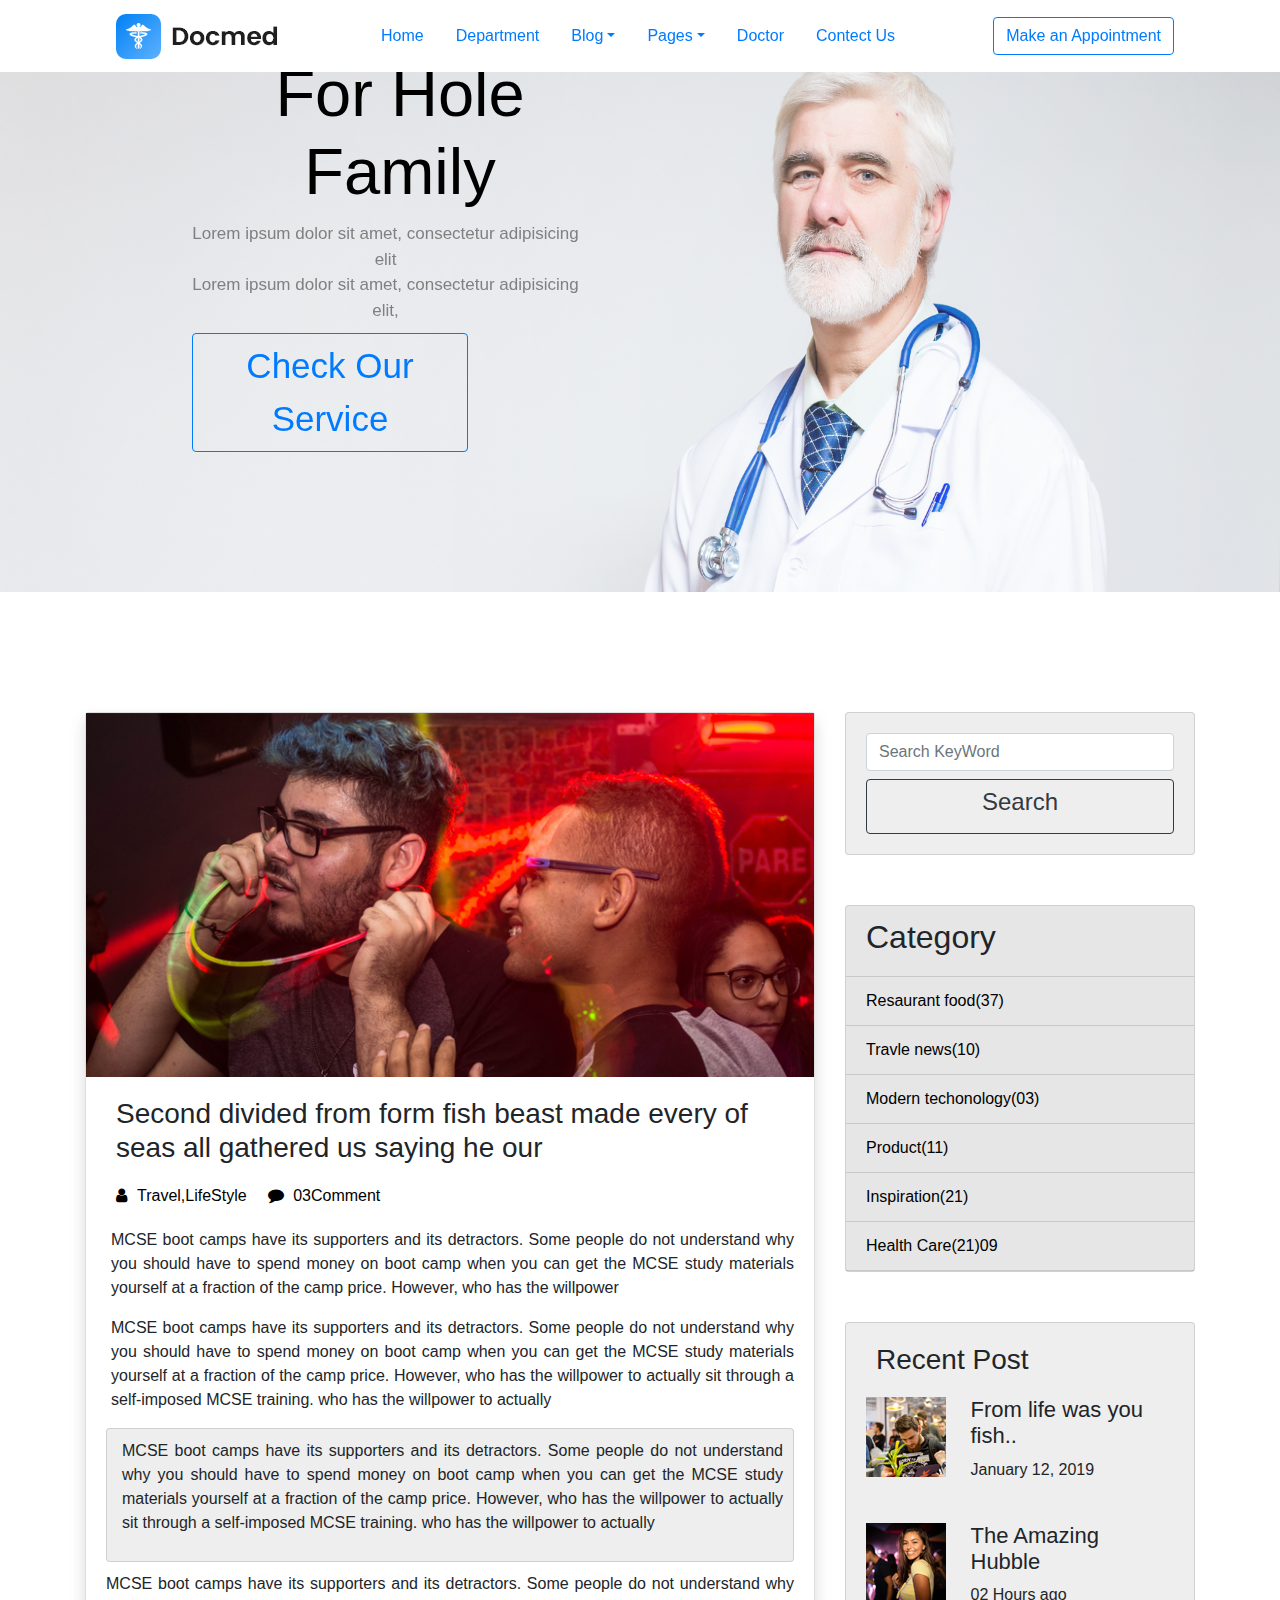
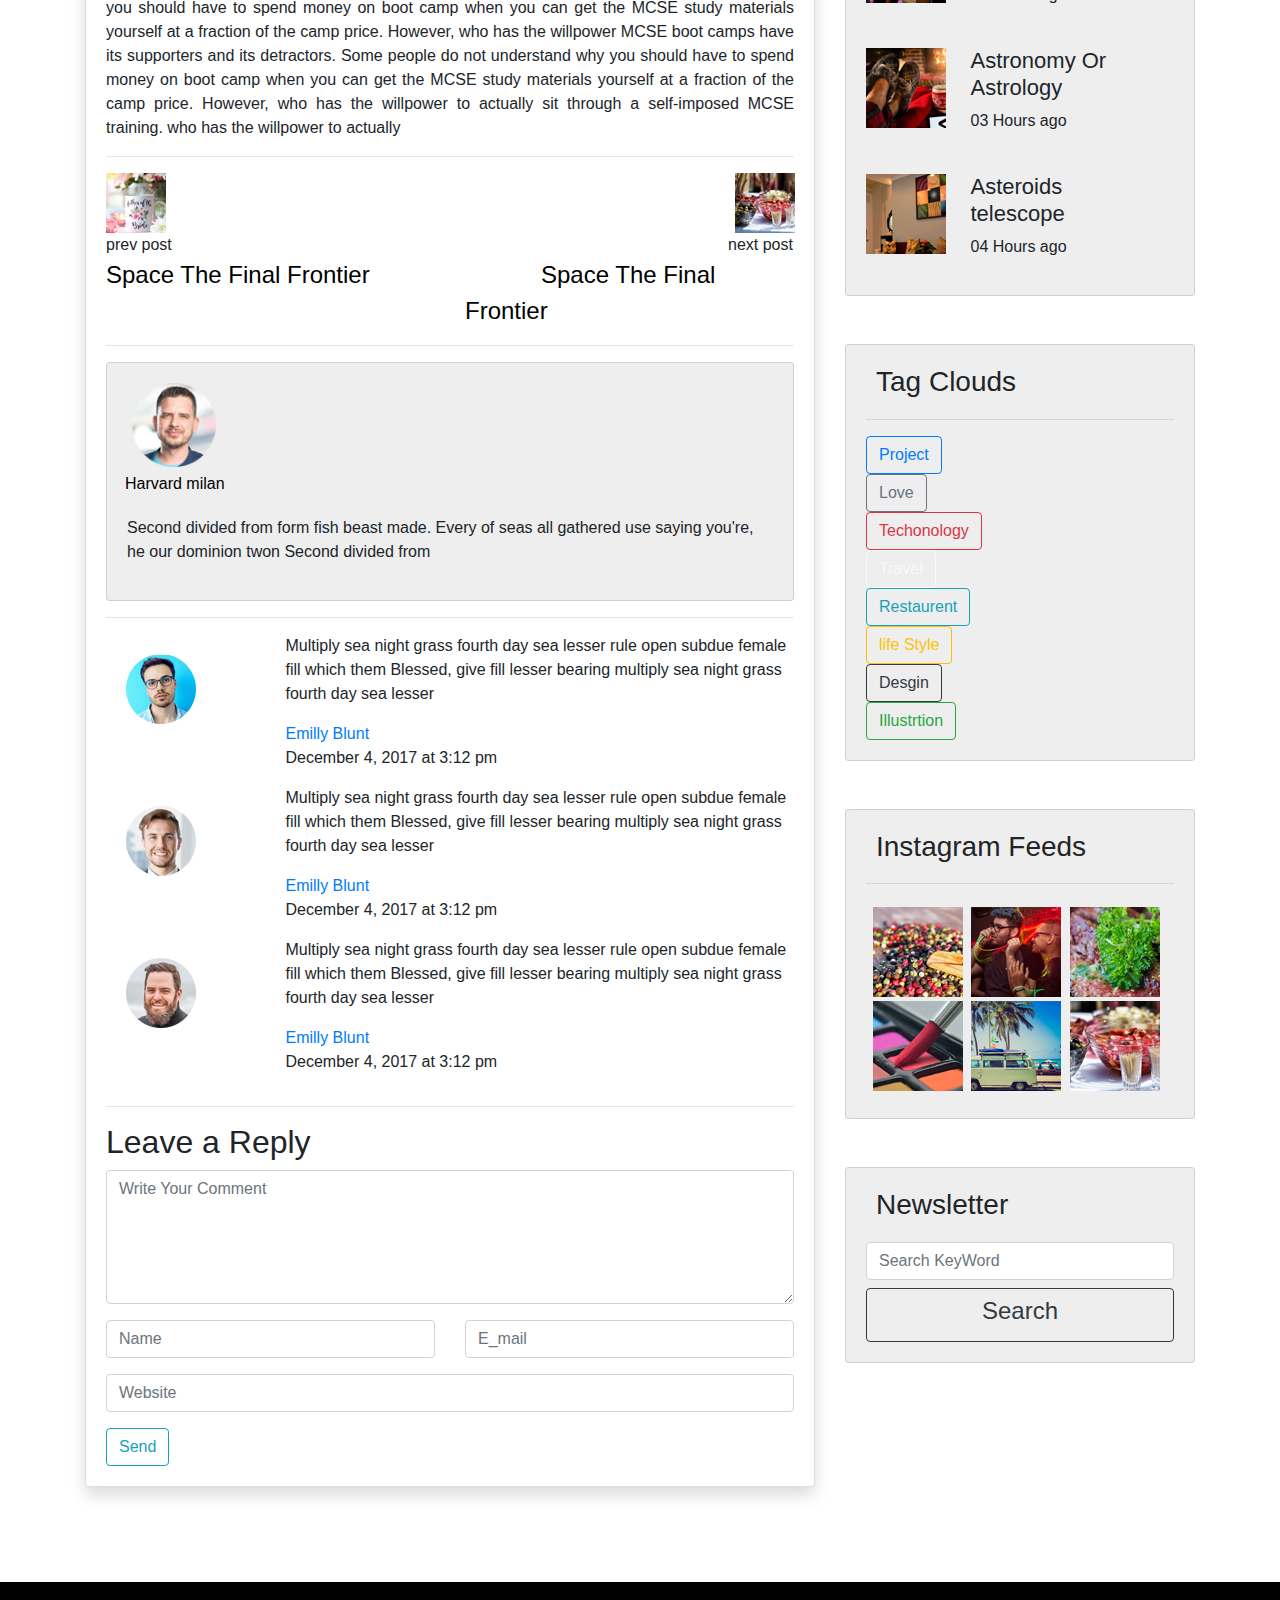
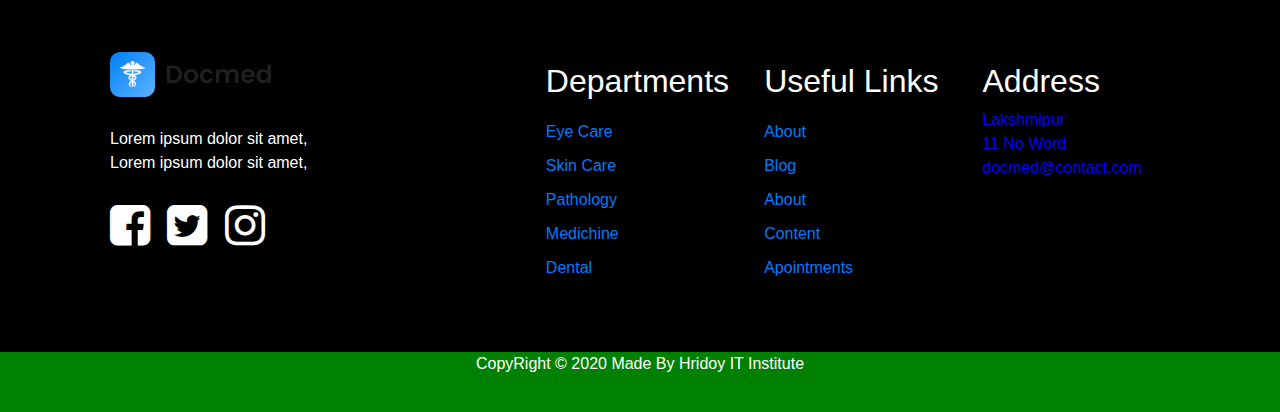
<file: single.html>
<!DOCTYPE html>
<html>
	<head>
		<meta charset="utf-8">
		<title>Design Project</title>
		<link rel="stylesheet" type="text/css" href="css/style.css">
		<link rel="stylesheet" type="text/css" href="bootstrap-4.3.1-dist/css/bootstrap.css">
		<link rel="stylesheet" href="OwlCarousel2-2.3.4/dist/assets/owl.carousel.css">
		<link rel="stylesheet" href="font-awesome/css/font-awesome.css">
		<style>
		.owl-carousel .owl-nav .owl-prev span{
		height: 30px;
		width: 30px;
		border: 1px solid #ddd;
		position: absolute;
		top: -40px;
		right: 41px;
		font-size: 21px;
		}
		.owl-carousel .owl-nav .owl-next span{
		height: 30px;
		width: 30px;
		border: 1px solid #ddd;
		position: absolute;
		top: -40px;
		right: 0px;
		font-size: 21px;
		}
		</style>
	</head>
	<body>
		<!-- Modal-strat -->
		<div id="modal-show" class="modal fade" id="Mymodal">
			<div class="modal-dialog modal-lg">
				<div  class="modal-content">
					<div class="modal-header" style="color: blue; margin-left: 220px; font-size: 30px; font-family: sans-serif;">Make An Appointments<a href="" data-dismiss="modal">X</a></div>
					<div class="modal-body">
						<form action="" method="">
							<div class="row">
								<div class="col">
									<div class="form-group">
										<input type="text" id="Pick data" class="form-control" placeholder="Pick data" >
									</div>
								</div>
								<div class="col">
									<div class="form-group">
										<input type="text" id="Suitable time" class="form-control" placeholder="Suitable time">
									</div>
								</div>
							</div>
						</form>
						<form action="" method="">
							<div class="row">
								<div class="col">
									<div class="form-group">
										<input type="text" id="Select Departments" class="form-control" placeholder="Select Departments" >
									</div>
								</div>
								<div class="col">
									<div class="form-group">
										<input type="text" id="Doctros" class="form-control" placeholder="Doctros" >
									</div>
								</div>
							</div>
						</form>
						<form action="" method="">
							<div class="row">
								<div class="col">
									<div class="form-group">
										<input type="text" id="Name" class="form-control" placeholder="Name" >
									</div>
								</div>
								<div class="col">
									<div class="form-group">
										<input type="text" id="Phone No" class="form-control" placeholder="Phone No" >
									</div>
								</div>
							</div>
						</form>
						<form action="" method="">
							<div class="row">
								<div class="form-group col-sm-12">
									<input type="text" id="Email" placeholder="Email" class="form-control">
								</div>
							</div>
							<a href="#" class="btn btn-outline-primary btn-block">Confirm</a>
						</form>
					</div>
				</div>
			</div>
		</div>
		<!--  menu-strat -->
		<!-- :::::::::::::::::menu-Strat:::::::::::: -->
		<div class="menu">
			<div class="row">
				<div class="col-lg-12">
					<nav class="navbar navbar-expand-sm">
						<div class="logo">
							<img src="img/logo.png" alt="">
						</div>
						<button class="btn btn-outline-primary navbar-toggler" data-target="#mymenu" data-toggle="collapse">
						<span class="navbar-toggler-icon"></span>
						</button>
						<div class="collapse navbar-collapse" id="mymenu">
							<ul class="nav navbar" class="navbar">
								<li><a href="index.html" class="nav-link">Home</a></li>
								<li><a href="department.html" class="nav-link">Department</a></li>
								<li class="dropdown"><a href="blog.html" data-target="#mydropdown" class="nav-link dropdown-toggle" data-toggle="dropdown">Blog</a>
								<ul class="dropdown-menu" aria-labelledby="mydropdown">
									<li><a href="blog.html" class="nav-link">Blog</a></li>
									<li><a href="single.html" class="nav-link">Single-Blog</a></li>
								</ul>
							</li>
							<li class="dropdown"><a href="page.html" data-target="mrdropdown" class="nav-link dropdown-toggle" data-toggle="dropdown">Pages</a>
							<ul class="dropdown-menu" aria-labelledby="mrdropdown">
								<li><a href="element.html" class="nav-link">Elemants</a></li>
								<li><a href="about.html" class="nav-link">About</a></li>
							</ul>
						</li>
						<li><a href="doctor.html" class="nav-link">Doctor</a></li>
						<li><a href="contect.html" class="nav-link">Contect Us</a></li>
					</ul>
				</div>
				<a id="modal-btn" href="#" class="btn btn-outline-primary" class="btn">Make an Appointment</a>
			</nav>
		</div>
	</div>
</div>
<!-- :::::::::::::::::menu-End:::::::::::: -->
<!-- :::::::::::slider-strat:::::::::::::: -->
<section id="slider">
	<div class="row">
		<div class="col-sm-12">
			<div class="carousel slide" data-ride="carousel" setintercal="1000">
				<div class="carousel-inner">
					<div class="carousel-item active">
						<img src="img/banner2.png" alt="" class="img">
						<div class="carousel-caption">
							<div class="likha">
								<h1>Health Care</h1>
								<h2>For Hole Family</h2>
								<p style="margin-top: 10px;">Lorem ipsum dolor sit amet, consectetur adipisicing elit</p>
								<p style="margin-bottom: 10px;">Lorem ipsum dolor sit amet, consectetur adipisicing elit,</p>
								<a href="" class="btn btn-outline-primary">Check Our Service</a>
							</div>
						</div>
					</div>
					<div class="carousel-item">
						<img src="img/banner.png" alt="" class="img">
						<div class="carousel-caption">
							<div class="likha">
								<h1>Health Care</h1>
								<h2>For Hole Family</h2>
								<p style="margin-top: 10px;">Lorem ipsum dolor sit amet, consectetur adipisicing elit</p>
								<p style="margin-bottom: 10px;">Lorem ipsum dolor sit amet, consectetur adipisicing elit,</p>
								<a href="" class="btn btn-outline-primary">Check Our Service</a>
							</div>
						</div>
					</div>
				</div>
			</div>
		</div>
	</div>
</section>
<!-- :::::::::::slider-end:::::::::::::: -->
<!-- :::::::::::::content-strat::::::::: -->
<section id="Content123">
	<div class="container">
		<div class="row">
			<div class="col-sm-8">
				<div class="card shadow" style="margin-top: 70px;">
					<img src="img/blog/single_blog_1.png" alt="">
					<div class="card-body">
						<h3>Second divided from form fish beast made every of seas all gathered us saying he our</h3>
						<a href="" style="margin-left: 10px; color: black;"><span style="margin-right: 10px; color: black;"><i class="fa fa-user"></i></span>Travel,LifeStyle</a>
						<a href="" style="margin-left: 17px; color: black;"><span style="margin-right: 9px; color: black;"><i class="fa fa-comment"></i></span>03Comment</a>
						<p style="margin-top: 20px; margin-left: 5px; text-align: justify;">MCSE boot camps have its supporters and its detractors. Some people do not understand why you should have to spend money on boot camp when you can get the MCSE study materials yourself at a fraction of the camp price. However, who has the willpower</p>
						<p style="margin-left: 5px; text-align: justify;">MCSE boot camps have its supporters and its detractors. Some people do not understand why you should have to spend money on boot camp when you can get the MCSE study materials yourself at a fraction of the camp price. However, who has the willpower to actually sit through a self-imposed MCSE training. who has the willpower to actually</p>
						<div class="card" style="background-color: #eee">
							<p style="margin-left: 5px; padding: 10px; text-align: justify;">MCSE boot camps have its supporters and its detractors. Some people do not understand why you should have to spend money on boot camp when you can get the MCSE study materials yourself at a fraction of the camp price. However, who has the willpower to actually sit through a self-imposed MCSE training. who has the willpower to actually</p>
						</div>
						<p style="margin-top: 10px; text-align: justify;">MCSE boot camps have its supporters and its detractors. Some people do not understand why you should have to spend money on boot camp when you can get the MCSE study materials yourself at a fraction of the camp price. However, who has the willpower MCSE boot camps have its supporters and its detractors. Some people do not understand why you should have to spend money on boot camp when you can get the MCSE study materials yourself at a fraction of the camp price. However, who has the willpower to actually sit through a self-imposed MCSE training. who has the willpower to actually</p>
						<hr>
						<div class="row">
							<div class="col-sm-6">
								<img src="img/post/next.png" alt="">
								<p style="margin-bottom: 0px;">prev post</p>
								<a href="" style="text-decoration: none; color: black; font-size: 24px;">Space The Final Frontier</a>
							</div>
							<div class="col-sm-6">
								<img src="img/post/preview.png" alt="" style="margin-left: 270px;">
								<p style="margin-left: 263px; margin-bottom: 0px;">next post</p>
								<a href="" style="margin-left: 76px; text-decoration: none; color: black; font-size: 24px;">Space The Final Frontier</a>
							</div>
						</div>
						<hr>
						<div class="card" style="background-color: #eee;">
							<img src="img/blog/author.png" alt="" style="height: 84px; width: 84px; margin-left: 25px; margin-top: 20px;">
							<a href="" style="margin-top: 5px; margin-left: 18px; color: black; margin-bottom: 0px;">Harvard milan</a>
							<div class="card-body">
								<p>Second divided from form fish beast made. Every of seas all gathered use saying you're, he our dominion twon Second divided from</p>
							</div>
						</div>
						<hr>
						<div class="row">
							<div class="col-sm-3">
								<img src="img/comment/comment_1.png" alt="" style="margin-left: 20px; margin-top: 20px;">
							</div>
							<div class="col-sm-9">
								<p>Multiply sea night grass fourth day sea lesser rule open subdue female fill which them Blessed, give fill lesser bearing multiply sea night grass fourth day sea lesser</p>
								<a href="">Emilly Blunt</a>
								<p>December 4, 2017 at 3:12 pm</p>
							</div>
							<div class="col-sm-3">
								<img src="img/comment/comment_2.png" alt="" style="margin-left: 20px; margin-top: 20px;">
							</div>
							<div class="col-sm-9">
								<p>Multiply sea night grass fourth day sea lesser rule open subdue female fill which them Blessed, give fill lesser bearing multiply sea night grass fourth day sea lesser</p>
								<a href="">Emilly Blunt</a>
								<p>December 4, 2017 at 3:12 pm</p>
							</div>
							<div class="col-sm-3">
								<img src="img/comment/comment_3.png" alt="" style="margin-left: 20px; margin-top: 20px;">
							</div>
							<div class="col-sm-9">
								<p>Multiply sea night grass fourth day sea lesser rule open subdue female fill which them Blessed, give fill lesser bearing multiply sea night grass fourth day sea lesser</p>
								<a href="">Emilly Blunt</a>
								<p>December 4, 2017 at 3:12 pm</p>
							</div>
						</div>
						<hr>
						<h2>Leave a Reply</h2>
						<form action="">
							<div class="row">
								<div class="col">
									<div class="form-group">
										<textarea name="" id="" cols="95" rows="5" class="form-control" placeholder="Write Your Comment"></textarea>
									</div>
								</div>
							</div>
							<div class="row">
								<div class="col">
									<div class="form-group">
										<input type="text" class="form-control" placeholder="Name">
									</div>
								</div>
								<div class="col">
									<div class="form-group">
										<input type="text" class="form-control" placeholder="E_mail">
									</div>
								</div>
							</div>
							<div class="row">
								<div class="col">
									<div class="form-group">
										<input type="text" class="form-control" placeholder="Website">
									</div>
								</div>
							</div>
							<input type="submit" value="Send" class="btn btn-outline-info">
						</form>
					</div>
				</div>
			</div>
			<div class="col-sm-4">
				<div class="card" style="background-color: #eee; margin-top: 70px;">
					<div class="card-body">
						<input type="text" class="form-control" placeholder="Search KeyWord">
						<button class="btn btn-outline-dark btn-block mt-2 p-2"><h4>Search</h4></button>
					</div>
				</div>
				<div class="card" style="background-color: #eee; margin-top: 50px;">
					<div class="card-header">
						<h2>Category</h2>
					</div>
					<div class="card-header">
						<a href="" style="color: black;">Resaurant food(37)</a>
					</div>
					<div class="card-header">
						<a href="" style="color: black;">Travle news(10)</a>
					</div>
					<div class="card-header">
						<a href="" style="color: black;">Modern techonology(03)</a>
					</div>
					<div class="card-header">
						<a href="" style="color: black;">Product(11)</a>
					</div>
					<div class="card-header">
						<a href="" style="color: black;">Inspiration(21)</a>
					</div>
					<div class="card-header">
						<a href="" style="color: black;">Health Care(21)09</a>
					</div>
				</div>
				<div class="card" style="background-color: #eee; margin-top: 50px;">
					<div class="card-body">
						<h3>Recent Post</h3>
						<div class="row">
							<div class="col-sm-3">
								<img src="img/post/post_1.png" alt="">
							</div>
							<div class="col-sm-8">
								<div class="blog3">
									<h4>From life was you fish..</h4>
									<p>January 12, 2019</p>
								</div>
							</div>
						</div>
						<div class="row" style="margin-top: 25px;">
							<div class="col-sm-3">
								<img src="img/post/post_2.png" alt="">
							</div>
							<div class="col-sm-8">
								<div class="blog3">
									<h4>The Amazing Hubble</h4>
									<p>02 Hours ago</p>
								</div>
							</div>
						</div>
						<div class="row" style="margin-top: 25px;">
							<div class="col-sm-3">
								<img src="img/post/post_3.png" alt="">
							</div>
							<div class="col-sm-8">
								<div class="blog3">
									<h4>Astronomy Or Astrology</h4>
									<p>03 Hours ago</p>
								</div>
							</div>
						</div>
						<div class="row" style="margin-top: 25px;">
							<div class="col-sm-3">
								<img src="img/post/post_4.png" alt="">
							</div>
							<div class="col-sm-8">
								<div class="blog3">
									<h4>Asteroids telescope</h4>
									<p>04 Hours ago</p>
								</div>
							</div>
						</div>
					</div>
				</div>
				<div class="card mt-5" style="background-color: #eee;">
					<div class="card-body">
						<h3>Tag Clouds</h3>
						<hr>
						<div class="button-group">
							<button class="btn btn-outline-primary">Project</button>
							<button class="btn btn-outline-secondary">Love</button>
							<button class="btn btn-outline-danger">Techonology</button>
							<button class="btn btn-outline-light">Travel</button>
							<button class="btn btn-outline-info">Restaurent</button>
							<button class="btn btn-outline-warning">life Style</button>
							<button class="btn btn-outline-dark">Desgin</button>
							<button class="btn btn-outline-success">Illustrtion</button>
						</div>
					</div>
				</div>
				<div class="card mt-5" style="background-color: #eee;">
					<div class="card-body">
						<h3>Instagram Feeds</h3>
						<hr>
						<div class="card-colmuns">
							<img src="img/post/post_5.png" alt="">
							<img src="img/post/post_6.png" alt="">
							<img src="img/post/post_7.png" alt="">
							<img src="img/post/post_8.png" alt="">
							<img src="img/post/post_9.png" alt="">
							<img src="img/post/post_10.png" alt="">
						</div>
					</div>
				</div>
				<div class="card mt-5" style="background-color: #eee;">
					<div class="card-body">
						<h3>Newsletter</h3>
						<input type="text" class="form-control" placeholder="Search KeyWord">
						<button class="btn btn-outline-dark btn-block mt-2 p-2"><h4>Search</h4></button>
					</div>
				</div>
			</div>
		</div>
	</div>
</section>
<section id="Content8">
	<div class="row">
		<div class="col-sm-5">
			<div class="img9">
				<img src="img/logo.png" alt="">
				<p style="margin-bottom: 0px; margin-top: 30px;">Lorem ipsum dolor sit amet,</p>
				<p>Lorem ipsum dolor sit amet,</p>
				<li style="color: white; list-style: none; display: inline-block; font-size: 47px; margin-left: 110px;">
					<span class="fa fa-facebook-square"></span>
				</li>
				<li style="color: white; list-style: none; display: inline-block; font-size: 47px; margin-left: 13px;">
					<span class="fa fa-twitter-square"></span>
				</li>
				<li style="color: white; list-style: none; display: inline-block; font-size: 47px; margin-left: 13px;">
					<span class="fa fa-instagram"></span>
				</li>
			</div>
		</div>
		<div class="col-sm-2">
			<div class="titlefooter">
				<h2>Departments</h2>
				<a href="" style="text-decoration: none; margin-top: 20px;">Eye Care</a>
				<a href="" style="text-decoration: none;">Skin Care</a>
				<a href="" style="text-decoration: none;">Pathology</a>
				<a href="" style="text-decoration: none;">Medichine</a>
				<a href="" style="text-decoration: none;">Dental</a>
			</div>
		</div>
		<div class="col-sm-2">
			<div class="titlefooter2">
				<h2>Useful Links</h2>
				<a href="" style="text-decoration: none; margin-top: 20px;">About</a>
				<a href="" style="text-decoration: none;">Blog</a>
				<a href="" style="text-decoration: none;">About</a>
				<a href="" style="text-decoration: none;">Content</a>
				<a href="" style="text-decoration: none;">Apointments</a>
			</div>
		</div>
		<div class="col-sm-3">
			<div class="titlefooter3">
				<h2>Address</h2>
				<p>Lakshmipur</p>
				<p>11 No Word</p>
				<p>docmed@contact.com</p>
			</div>
		</div>
	</div>
</section>
<section id="Content9">
	<div class="col-sm-12">
		<div class="titlefooter4">
			<p>CopyRight &copy; 2020 Made By Hridoy IT Institute</p>
		</div>
	</div>
</section>
<!-- :::::::::::::content-end::::::::::: -->
<script src="js/jquery-3.4.1.js"></script>
<script src="bootstrap-4.3.1-dist/js/bootstrap.js"></script>
<script src="js/script.js"></script>
<script src="OwlCarousel2-2.3.4/dist/owl.carousel.js"></script>
<script>
		$('.owl-carousel').owlCarousel({
		center: true,
		nav: true,
		loop: true,
		margin: 3,
		responsive:{
		0:{
		item: 1
		},
		600:{
		item:3
		},
		1000:{
		item:6
		}
		}
		});
</script>
</body>
</html>
</file>
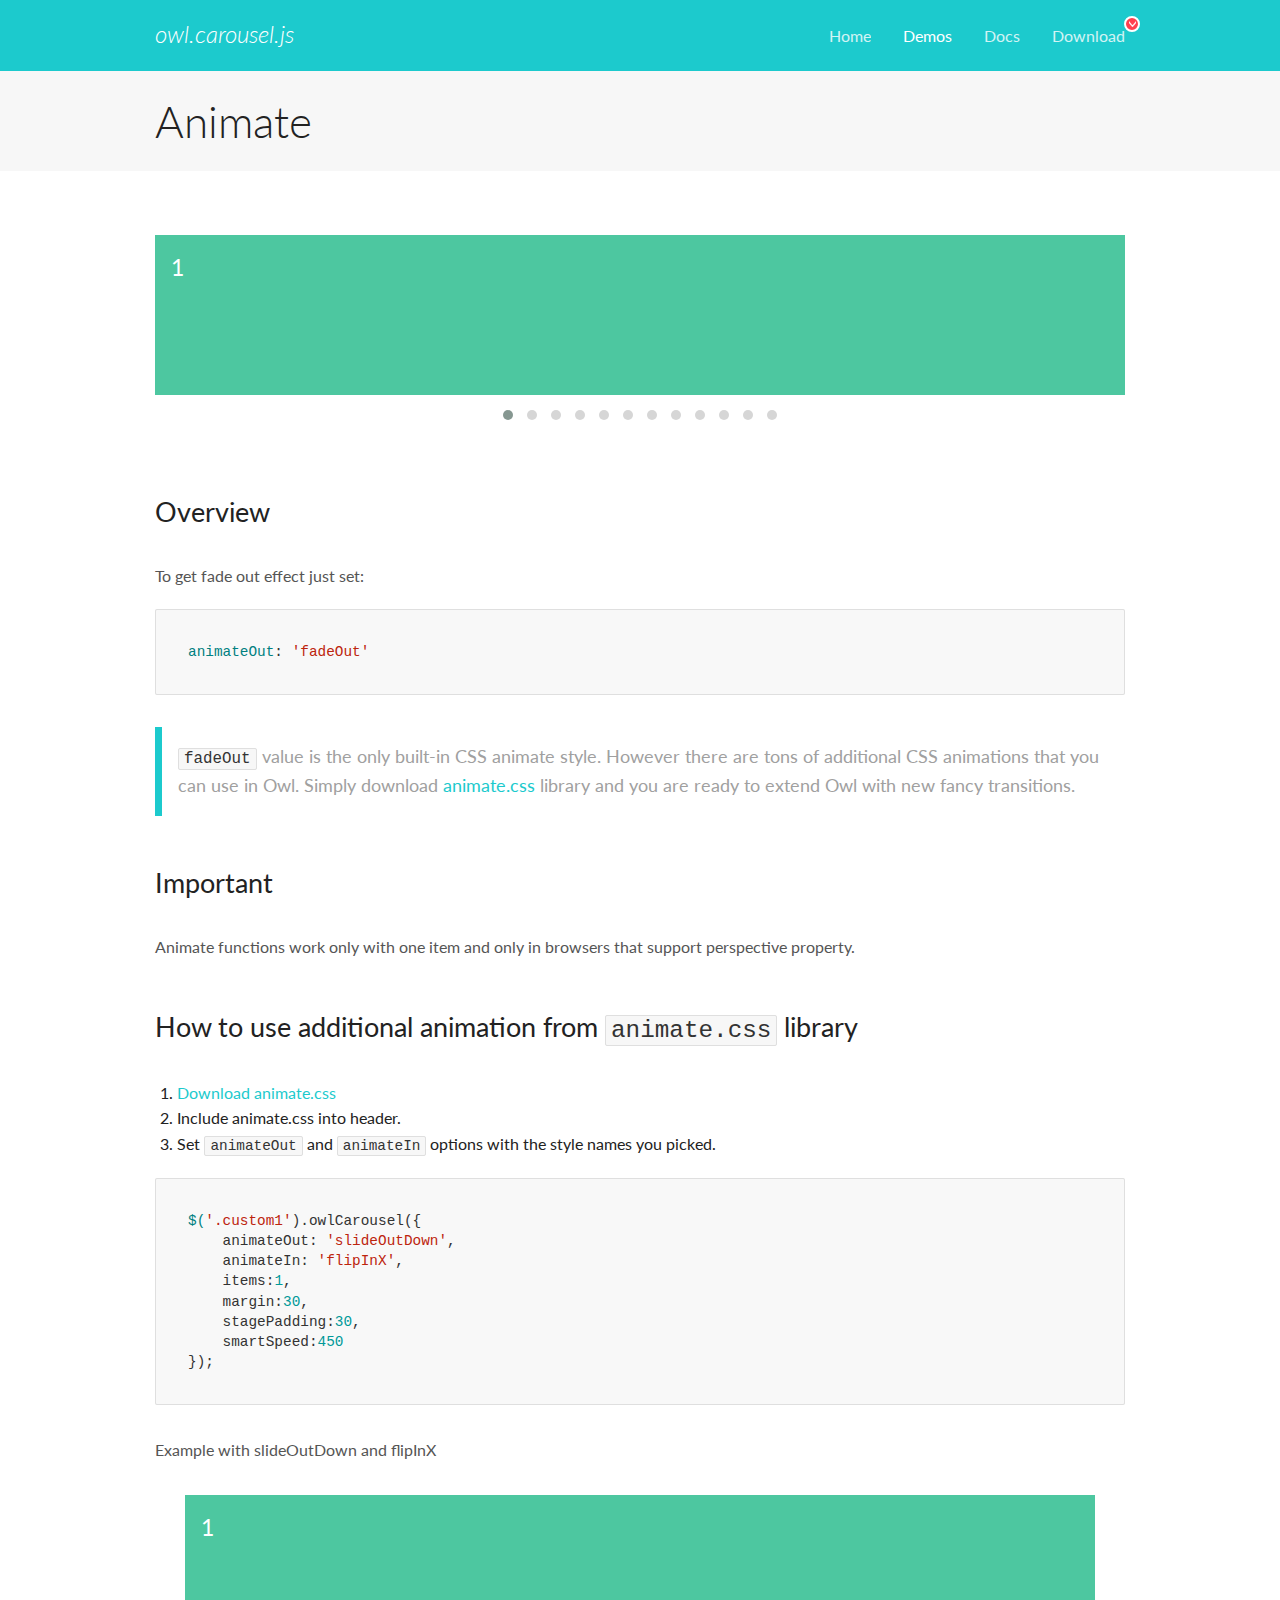
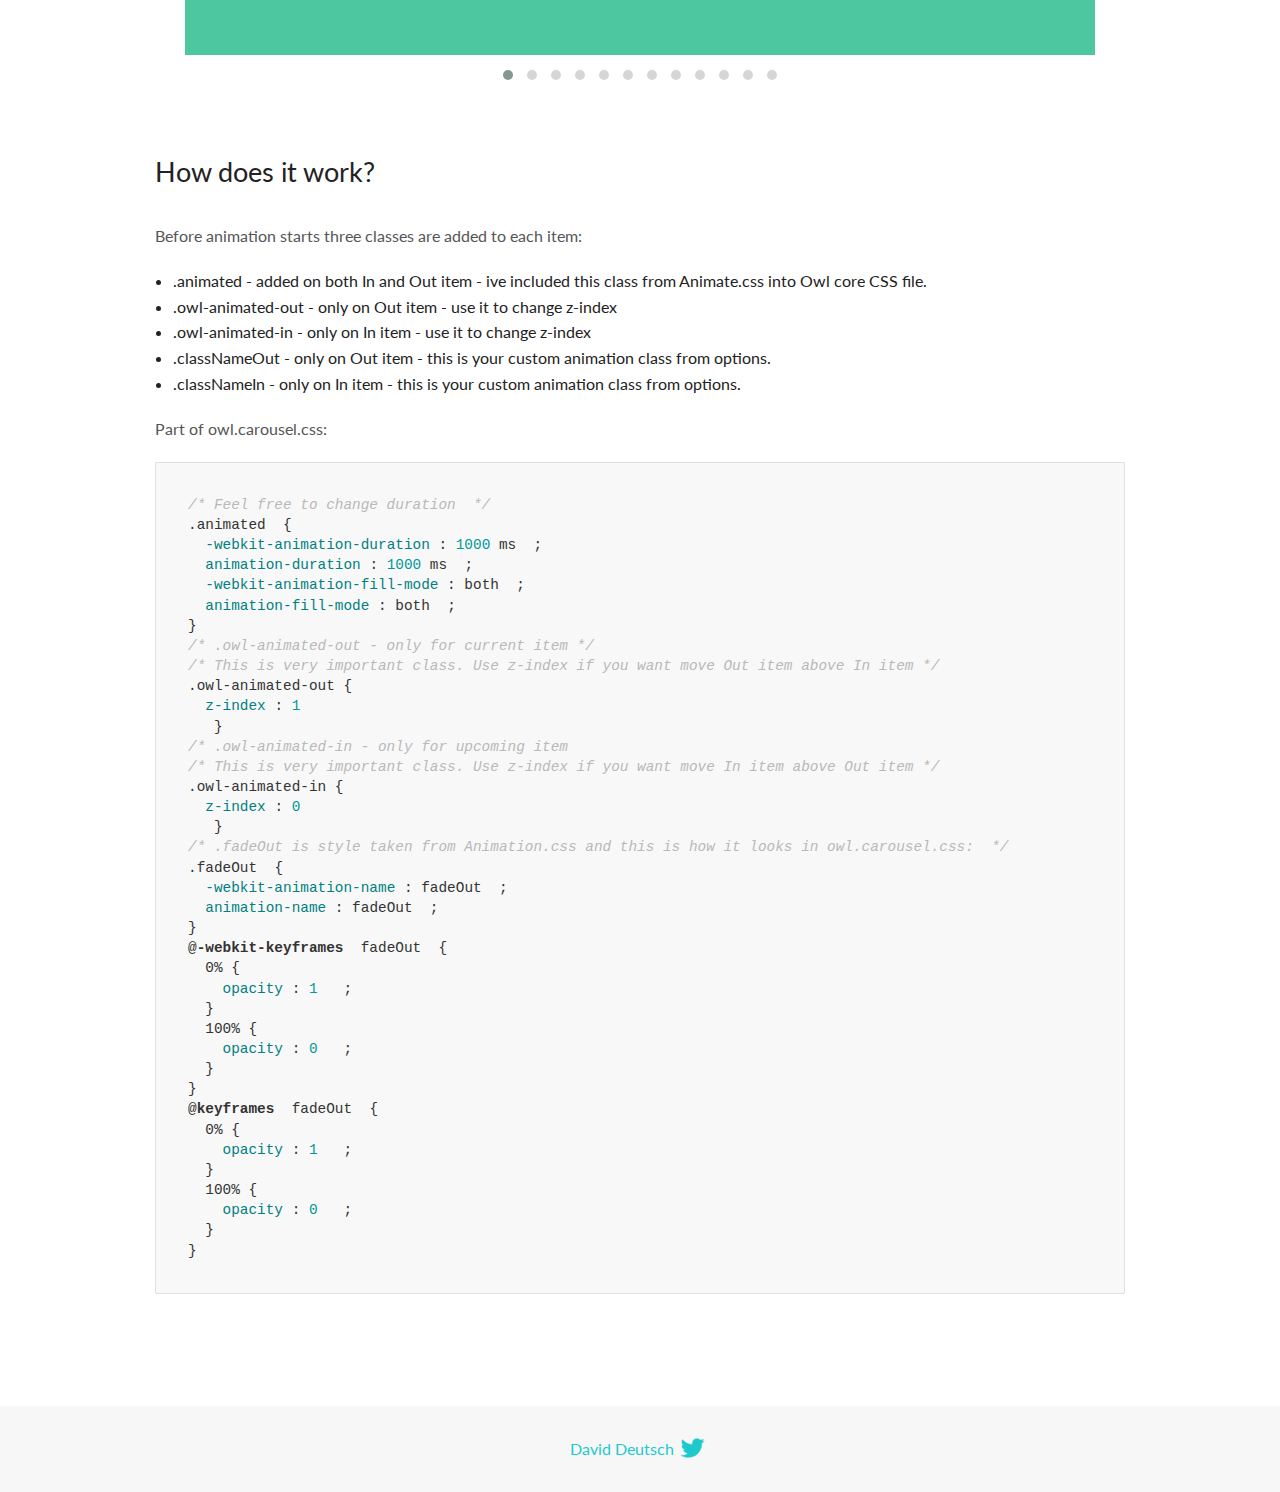
<file: OwlCarousel2-2.3.4/docs/demos/animate.html>
<!DOCTYPE html>
<html lang="en">
  <head>

    <!-- head -->
    <meta charset="utf-8">
    <meta name="msapplication-tap-highlight" content="no" />
    <meta name="viewport" content="width=device-width, initial-scale=1.0" />
    <meta name="description" content="Animate carousel">
    <meta name="author" content="David Deutsch">
    <title>
      Animate Demo | Owl Carousel | 2.3.4
    </title>

    <!-- Stylesheets -->
    <link href='https://fonts.googleapis.com/css?family=Lato:300,400,700,400italic,300italic' rel='stylesheet' type='text/css'>
    <link rel="stylesheet" href="../assets/css/docs.theme.min.css">

    <!-- Owl Stylesheets -->
    <link rel="stylesheet" href="../assets/owlcarousel/assets/owl.carousel.min.css">
    <link rel="stylesheet" href="../assets/owlcarousel/assets/owl.theme.default.min.css">

    <!-- HTML5 shim and Respond.js IE8 support of HTML5 elements and media queries -->

    <!--[if lt IE 9]>
      <script src="https://oss.maxcdn.com/libs/html5shiv/3.7.0/html5shiv.js"></script>
      <script src="https://oss.maxcdn.com/libs/respond.js/1.3.0/respond.min.js"></script>
    <![endif]-->

    <!-- Favicons -->
    <link rel="apple-touch-icon-precomposed" sizes="144x144" href="../assets/ico/apple-touch-icon-144-precomposed.png">
    <link rel="shortcut icon" href="../assets/ico/favicon.png">
    <link rel="shortcut icon" href="favicon.ico">

    <!-- Yeah i know js should not be in header. Its required for demos.-->

    <!-- javascript -->
    <script src="../assets/vendors/jquery.min.js"></script>
    <script src="../assets/owlcarousel/owl.carousel.js"></script>
  </head>
  <body>

    <!-- header -->
    <header class="header">
      <div class="row">
        <div class="large-12 columns">
          <div class="brand left">
            <h3>
              <a href="/OwlCarousel2/">owl.carousel.js</a> 
            </h3>
          </div>
          <a id="toggle-nav" class="right">
            <span></span> <span></span> <span></span> 
          </a> 
          <div class="nav-bar">
            <ul class="clearfix">
              <li> <a href="/OwlCarousel2/index.html">Home</a>  </li>
              <li class="active">
                <a href="/OwlCarousel2/demos/demos.html">Demos</a> 
              </li>
              <li> <a href="/OwlCarousel2/docs/started-welcome.html">Docs</a>  </li>
              <li>
                <a href="https://github.com/OwlCarousel2/OwlCarousel2/archive/2.3.4.zip">Download</a> 
                <span class="download"></span> 
              </li>
            </ul>
          </div>
        </div>
      </div>
    </header>

    <!-- title -->
    <section class="title">
      <div class="row">
        <div class="large-12 columns">
          <h1>Animate</h1>
        </div>
      </div>
    </section>

    <!--  Demos -->
    <section id="demos">
      <div class="row">
        <div class="large-12 columns">
          <div class="fadeOut owl-carousel owl-theme">
            <div class="item">
              <h4>1</h4>
            </div>
            <div class="item">
              <h4>2</h4>
            </div>
            <div class="item">
              <h4>3</h4>
            </div>
            <div class="item">
              <h4>4</h4>
            </div>
            <div class="item">
              <h4>5</h4>
            </div>
            <div class="item">
              <h4>6</h4>
            </div>
            <div class="item">
              <h4>7</h4>
            </div>
            <div class="item">
              <h4>8</h4>
            </div>
            <div class="item">
              <h4>9</h4>
            </div>
            <div class="item">
              <h4>10</h4>
            </div>
            <div class="item">
              <h4>11</h4>
            </div>
            <div class="item">
              <h4>12</h4>
            </div>
          </div>
          <h3 id="overview">Overview</h3>
          <p>To get fade out effect just set:</p>
          <pre><code>animateOut: &#39;fadeOut&#39;</code></pre>
          <blockquote>
            <p><code>fadeOut</code> value is the only built-in CSS animate style. However there are tons of additional CSS animations that you can use in Owl. Simply download
              <a href="https://daneden.github.io/animate.css/">animate.css</a>  library and you are ready to extend Owl with new fancy transitions.</p>
          </blockquote>
          <h3 id="important">Important</h3>
          <p>Animate functions work only with one item and only in browsers that support perspective property.</p>
          <h3 id="how-to-use-additional-animation-from-animate-css-library">How to use additional animation from <code>animate.css</code> library</h3>
          <ol>
            <li> <a href="https://daneden.github.io/animate.css/">Download animate.css</a>  </li>
            <li>Include animate.css into header.</li>
            <li>Set <code>animateOut</code> and <code>animateIn</code> options with the style names you picked.</li>
          </ol>
          <pre><code>$(&#39;.custom1&#39;).owlCarousel({
    animateOut: &#39;slideOutDown&#39;,
    animateIn: &#39;flipInX&#39;,
    items:1,
    margin:30,
    stagePadding:30,
    smartSpeed:450
});</code></pre>
          <p>Example with slideOutDown and flipInX</p>
          <div class="custom1 owl-carousel owl-theme">
            <div class="item">
              <h4>1</h4>
            </div>
            <div class="item">
              <h4>2</h4>
            </div>
            <div class="item">
              <h4>3</h4>
            </div>
            <div class="item">
              <h4>4</h4>
            </div>
            <div class="item">
              <h4>5</h4>
            </div>
            <div class="item">
              <h4>6</h4>
            </div>
            <div class="item">
              <h4>7</h4>
            </div>
            <div class="item">
              <h4>8</h4>
            </div>
            <div class="item">
              <h4>9</h4>
            </div>
            <div class="item">
              <h4>10</h4>
            </div>
            <div class="item">
              <h4>11</h4>
            </div>
            <div class="item">
              <h4>12</h4>
            </div>
          </div>
          <h3 id="how-does-it-work-">How does it work?</h3>
          <p>Before animation starts three classes are added to each item:</p>
          <ul>
            <li>.animated - added on both In and Out item - ive included this class from Animate.css into Owl core CSS file.</li>
            <li>.owl-animated-out - only on Out item - use it to change z-index</li>
            <li>.owl-animated-in - only on In item - use it to change z-index</li>
            <li>.classNameOut - only on Out item - this is your custom animation class from options.</li>
            <li>.classNameIn - only on In item - this is your custom animation class from options.</li>
          </ul>
          <p>Part of owl.carousel.css:</p>
          <pre><code class="language-css"><span class="comment">/* Feel free to change duration  */</span> 
<span class="class">.animated</span>  <span class="rules">{
  <span class="rule"><span class="attribute">-webkit-animation-duration</span> :<span class="value"> <span class="number">1000</span> ms</span> </span> ;
  <span class="rule"><span class="attribute">animation-duration</span> :<span class="value"> <span class="number">1000</span> ms</span> </span> ;
  <span class="rule"><span class="attribute">-webkit-animation-fill-mode</span> :<span class="value"> both</span> </span> ;
  <span class="rule"><span class="attribute">animation-fill-mode</span> :<span class="value"> both</span> </span> ;
<span class="rule">}</span> </span> 
<span class="comment">/* .owl-animated-out - only for current item */</span> 
<span class="comment">/* This is very important class. Use z-index if you want move Out item above In item */</span> 
<span class="class">.owl-animated-out</span> <span class="rules">{
  <span class="rule"><span class="attribute">z-index</span> :<span class="value"> <span class="number">1</span> 
</span> </span> </span> }
<span class="comment">/* .owl-animated-in - only for upcoming item
/* This is very important class. Use z-index if you want move In item above Out item */</span> 
<span class="class">.owl-animated-in</span> <span class="rules">{
  <span class="rule"><span class="attribute">z-index</span> :<span class="value"> <span class="number">0</span> 
</span> </span> </span> }
<span class="comment">/* .fadeOut is style taken from Animation.css and this is how it looks in owl.carousel.css:  */</span> 
<span class="class">.fadeOut</span>  <span class="rules">{
  <span class="rule"><span class="attribute">-webkit-animation-name</span> :<span class="value"> fadeOut</span> </span> ;
  <span class="rule"><span class="attribute">animation-name</span> :<span class="value"> fadeOut</span> </span> ;
<span class="rule">}</span> </span> 
<span class="at_rule">@<span class="keyword">-webkit-keyframes</span>  fadeOut </span> {
  0% <span class="rules">{
    <span class="rule"><span class="attribute">opacity</span> :<span class="value"> <span class="number">1</span> </span> </span> ;
  <span class="rule">}</span> </span> 
  100% <span class="rules">{
    <span class="rule"><span class="attribute">opacity</span> :<span class="value"> <span class="number">0</span> </span> </span> ;
  <span class="rule">}</span> </span> 
}
<span class="at_rule">@<span class="keyword">keyframes</span>  fadeOut </span> {
  0% <span class="rules">{
    <span class="rule"><span class="attribute">opacity</span> :<span class="value"> <span class="number">1</span> </span> </span> ;
  <span class="rule">}</span> </span> 
  100% <span class="rules">{
    <span class="rule"><span class="attribute">opacity</span> :<span class="value"> <span class="number">0</span> </span> </span> ;
  <span class="rule">}</span> </span> 
}</code></pre>
          <link rel="stylesheet" href="../assets/css/animate.css">
          <script>
            jQuery(document).ready(function($) {
              $('.fadeOut').owlCarousel({
                items: 1,
                animateOut: 'fadeOut',
                loop: true,
                margin: 10,
              });
              $('.custom1').owlCarousel({
                animateOut: 'slideOutDown',
                animateIn: 'flipInX',
                items: 1,
                margin: 30,
                stagePadding: 30,
                smartSpeed: 450
              });
            });
          </script>
        </div>
      </div>
    </section>

    <!-- footer -->
    <footer class="footer">
      <div class="row">
        <div class="large-12 columns">
          <h5>
            <a href="/OwlCarousel2/docs/support-contact.html">David Deutsch</a> 
            <a id="custom-tweet-button" href="https://twitter.com/share?url=https://github.com/OwlCarousel2/OwlCarousel2&text=Owl Carousel - This is so awesome! " target="_blank"></a> 
          </h5>
        </div>
      </div>
    </footer>

    <!-- vendors -->
    <script src="../assets/vendors/highlight.js"></script>
    <script src="../assets/js/app.js"></script>
  </body>
</html>
</file>
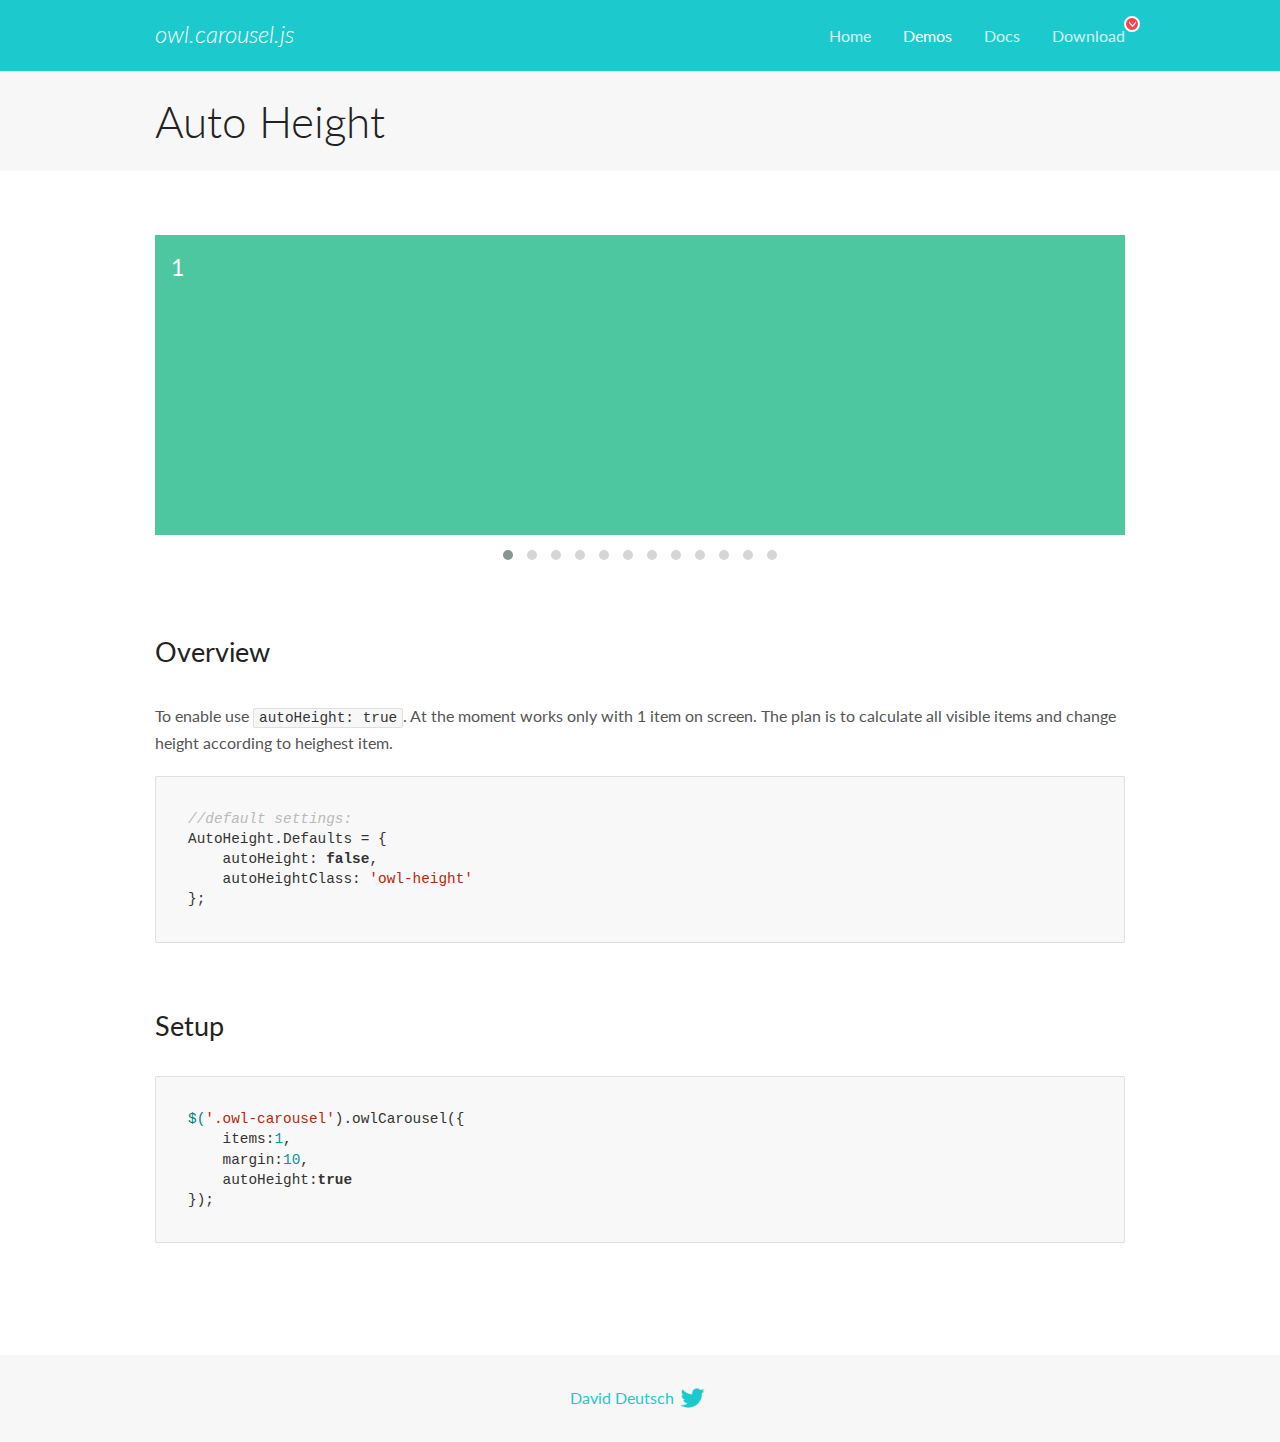
<file: OwlCarousel2-2.3.4/docs/demos/autoheight.html>
<!DOCTYPE html>
<html lang="en">
  <head>

    <!-- head -->
    <meta charset="utf-8">
    <meta name="msapplication-tap-highlight" content="no" />
    <meta name="viewport" content="width=device-width, initial-scale=1.0" />
    <meta name="description" content="autoHeight usage demo">
    <meta name="author" content="David Deutsch">
    <title>
      Auto Height Demo | Owl Carousel | 2.3.4
    </title>

    <!-- Stylesheets -->
    <link href='https://fonts.googleapis.com/css?family=Lato:300,400,700,400italic,300italic' rel='stylesheet' type='text/css'>
    <link rel="stylesheet" href="../assets/css/docs.theme.min.css">

    <!-- Owl Stylesheets -->
    <link rel="stylesheet" href="../assets/owlcarousel/assets/owl.carousel.min.css">
    <link rel="stylesheet" href="../assets/owlcarousel/assets/owl.theme.default.min.css">

    <!-- HTML5 shim and Respond.js IE8 support of HTML5 elements and media queries -->

    <!--[if lt IE 9]>
      <script src="https://oss.maxcdn.com/libs/html5shiv/3.7.0/html5shiv.js"></script>
      <script src="https://oss.maxcdn.com/libs/respond.js/1.3.0/respond.min.js"></script>
    <![endif]-->

    <!-- Favicons -->
    <link rel="apple-touch-icon-precomposed" sizes="144x144" href="../assets/ico/apple-touch-icon-144-precomposed.png">
    <link rel="shortcut icon" href="../assets/ico/favicon.png">
    <link rel="shortcut icon" href="favicon.ico">

    <!-- Yeah i know js should not be in header. Its required for demos.-->

    <!-- javascript -->
    <script src="../assets/vendors/jquery.min.js"></script>
    <script src="../assets/owlcarousel/owl.carousel.js"></script>
  </head>
  <body>

    <!-- header -->
    <header class="header">
      <div class="row">
        <div class="large-12 columns">
          <div class="brand left">
            <h3>
              <a href="/OwlCarousel2/">owl.carousel.js</a> 
            </h3>
          </div>
          <a id="toggle-nav" class="right">
            <span></span> <span></span> <span></span> 
          </a> 
          <div class="nav-bar">
            <ul class="clearfix">
              <li> <a href="/OwlCarousel2/index.html">Home</a>  </li>
              <li class="active">
                <a href="/OwlCarousel2/demos/demos.html">Demos</a> 
              </li>
              <li> <a href="/OwlCarousel2/docs/started-welcome.html">Docs</a>  </li>
              <li>
                <a href="https://github.com/OwlCarousel2/OwlCarousel2/archive/2.3.4.zip">Download</a> 
                <span class="download"></span> 
              </li>
            </ul>
          </div>
        </div>
      </div>
    </header>

    <!-- title -->
    <section class="title">
      <div class="row">
        <div class="large-12 columns">
          <h1>Auto Height</h1>
        </div>
      </div>
    </section>

    <!--  Demos -->
    <section id="demos">
      <div class="row">
        <div class="large-12 columns">
          <div class="owl-carousel owl-theme">
            <div class="item" style="height:300px">
              <h4>1</h4>
            </div>
            <div class="item" style="height:100px">
              <h4>2</h4>
            </div>
            <div class="item" style="height:500px">
              <h4>3</h4>
            </div>
            <div class="item" style="height:250px">
              <h4>4</h4>
            </div>
            <div class="item" style="height:400px">
              <h4>5</h4>
            </div>
            <div class="item" style="height:500px">
              <h4>6</h4>
            </div>
            <div class="item" style="height:600px">
              <h4>7</h4>
            </div>
            <div class="item" style="height:400px">
              <h4>8</h4>
            </div>
            <div class="item" style="height:300px">
              <h4>9</h4>
            </div>
            <div class="item" style="height:350px">
              <h4>10</h4>
            </div>
            <div class="item" style="height:200px">
              <h4>11</h4>
            </div>
            <div class="item" style="height:150px">
              <h4>12</h4>
            </div>
          </div>
          <h3 id="overview">Overview</h3>
          <p>To enable use <code>autoHeight: true</code>. At the moment works only with 1 item on screen. The plan is to calculate all visible items and change height according to heighest item.</p>
          <pre><code>//default settings:
AutoHeight.Defaults = {
    autoHeight: false,
    autoHeightClass: &#39;owl-height&#39;
};</code></pre>
          <h3 id="setup">Setup</h3>
          <pre><code>$(&#39;.owl-carousel&#39;).owlCarousel({
    items:1,
    margin:10,
    autoHeight:true
});</code></pre>
          <script>
            $(document).ready(function() {
              $('.owl-carousel').owlCarousel({
                items: 1,
                margin: 10,
                autoHeight: true
              });
            })
          </script>
        </div>
      </div>
    </section>

    <!-- footer -->
    <footer class="footer">
      <div class="row">
        <div class="large-12 columns">
          <h5>
            <a href="/OwlCarousel2/docs/support-contact.html">David Deutsch</a> 
            <a id="custom-tweet-button" href="https://twitter.com/share?url=https://github.com/OwlCarousel2/OwlCarousel2&text=Owl Carousel - This is so awesome! " target="_blank"></a> 
          </h5>
        </div>
      </div>
    </footer>

    <!-- vendors -->
    <script src="../assets/vendors/highlight.js"></script>
    <script src="../assets/js/app.js"></script>
  </body>
</html>
</file>
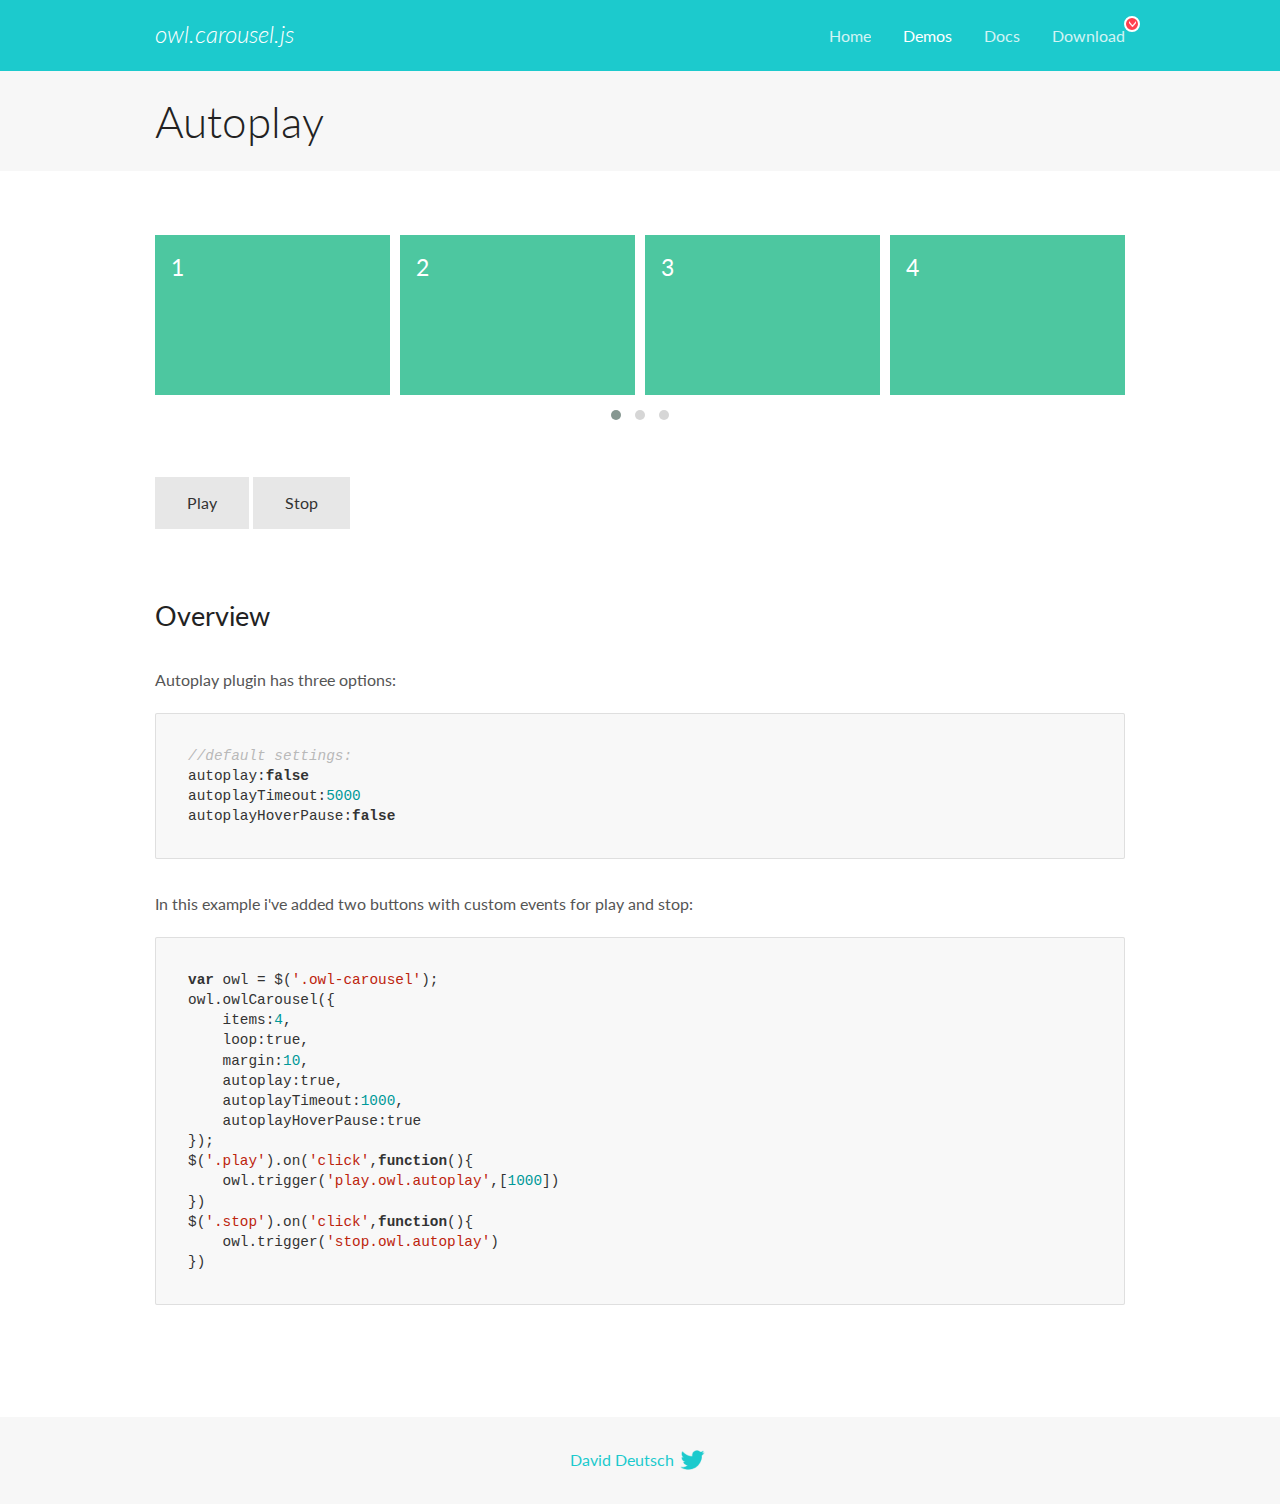
<file: OwlCarousel2-2.3.4/docs/demos/autoplay.html>
<!DOCTYPE html>
<html lang="en">
  <head>

    <!-- head -->
    <meta charset="utf-8">
    <meta name="msapplication-tap-highlight" content="no" />
    <meta name="viewport" content="width=device-width, initial-scale=1.0" />
    <meta name="description" content="Autoplay usage demo">
    <meta name="author" content="David Deutsch">
    <title>
      Autoplay Demo | Owl Carousel | 2.3.4
    </title>

    <!-- Stylesheets -->
    <link href='https://fonts.googleapis.com/css?family=Lato:300,400,700,400italic,300italic' rel='stylesheet' type='text/css'>
    <link rel="stylesheet" href="../assets/css/docs.theme.min.css">

    <!-- Owl Stylesheets -->
    <link rel="stylesheet" href="../assets/owlcarousel/assets/owl.carousel.min.css">
    <link rel="stylesheet" href="../assets/owlcarousel/assets/owl.theme.default.min.css">

    <!-- HTML5 shim and Respond.js IE8 support of HTML5 elements and media queries -->

    <!--[if lt IE 9]>
      <script src="https://oss.maxcdn.com/libs/html5shiv/3.7.0/html5shiv.js"></script>
      <script src="https://oss.maxcdn.com/libs/respond.js/1.3.0/respond.min.js"></script>
    <![endif]-->

    <!-- Favicons -->
    <link rel="apple-touch-icon-precomposed" sizes="144x144" href="../assets/ico/apple-touch-icon-144-precomposed.png">
    <link rel="shortcut icon" href="../assets/ico/favicon.png">
    <link rel="shortcut icon" href="favicon.ico">

    <!-- Yeah i know js should not be in header. Its required for demos.-->

    <!-- javascript -->
    <script src="../assets/vendors/jquery.min.js"></script>
    <script src="../assets/owlcarousel/owl.carousel.js"></script>
  </head>
  <body>

    <!-- header -->
    <header class="header">
      <div class="row">
        <div class="large-12 columns">
          <div class="brand left">
            <h3>
              <a href="/OwlCarousel2/">owl.carousel.js</a> 
            </h3>
          </div>
          <a id="toggle-nav" class="right">
            <span></span> <span></span> <span></span> 
          </a> 
          <div class="nav-bar">
            <ul class="clearfix">
              <li> <a href="/OwlCarousel2/index.html">Home</a>  </li>
              <li class="active">
                <a href="/OwlCarousel2/demos/demos.html">Demos</a> 
              </li>
              <li> <a href="/OwlCarousel2/docs/started-welcome.html">Docs</a>  </li>
              <li>
                <a href="https://github.com/OwlCarousel2/OwlCarousel2/archive/2.3.4.zip">Download</a> 
                <span class="download"></span> 
              </li>
            </ul>
          </div>
        </div>
      </div>
    </header>

    <!-- title -->
    <section class="title">
      <div class="row">
        <div class="large-12 columns">
          <h1>Autoplay</h1>
        </div>
      </div>
    </section>

    <!--  Demos -->
    <section id="demos">
      <div class="row">
        <div class="large-12 columns">
          <div class="owl-carousel owl-theme">
            <div class="item">
              <h4>1</h4>
            </div>
            <div class="item">
              <h4>2</h4>
            </div>
            <div class="item">
              <h4>3</h4>
            </div>
            <div class="item">
              <h4>4</h4>
            </div>
            <div class="item">
              <h4>5</h4>
            </div>
            <div class="item">
              <h4>6</h4>
            </div>
            <div class="item">
              <h4>7</h4>
            </div>
            <div class="item">
              <h4>8</h4>
            </div>
            <div class="item">
              <h4>9</h4>
            </div>
            <div class="item">
              <h4>10</h4>
            </div>
            <div class="item">
              <h4>11</h4>
            </div>
            <div class="item">
              <h4>12</h4>
            </div>
          </div>
          <a class="button secondary play">Play</a> 
          <a class="button secondary stop">Stop</a> 
          <h3 id="overview">Overview</h3>
          <p>Autoplay plugin has three options:</p>
          <pre><code>//default settings:
autoplay:false
autoplayTimeout:5000
autoplayHoverPause:false</code></pre>
          <p>In this example i&#39;ve added two buttons with custom events for play and stop:</p>
          <pre><code>var owl = $(&#39;.owl-carousel&#39;);
owl.owlCarousel({
    items:4,
    loop:true,
    margin:10,
    autoplay:true,
    autoplayTimeout:1000,
    autoplayHoverPause:true
});
$(&#39;.play&#39;).on(&#39;click&#39;,function(){
    owl.trigger(&#39;play.owl.autoplay&#39;,[1000])
})
$(&#39;.stop&#39;).on(&#39;click&#39;,function(){
    owl.trigger(&#39;stop.owl.autoplay&#39;)
})</code></pre>
          <script>
            $(document).ready(function() {
              var owl = $('.owl-carousel');
              owl.owlCarousel({
                items: 4,
                loop: true,
                margin: 10,
                autoplay: true,
                autoplayTimeout: 1000,
                autoplayHoverPause: true
              });
              $('.play').on('click', function() {
                owl.trigger('play.owl.autoplay', [1000])
              })
              $('.stop').on('click', function() {
                owl.trigger('stop.owl.autoplay')
              })
            })
          </script>
        </div>
      </div>
    </section>

    <!-- footer -->
    <footer class="footer">
      <div class="row">
        <div class="large-12 columns">
          <h5>
            <a href="/OwlCarousel2/docs/support-contact.html">David Deutsch</a> 
            <a id="custom-tweet-button" href="https://twitter.com/share?url=https://github.com/OwlCarousel2/OwlCarousel2&text=Owl Carousel - This is so awesome! " target="_blank"></a> 
          </h5>
        </div>
      </div>
    </footer>

    <!-- vendors -->
    <script src="../assets/vendors/highlight.js"></script>
    <script src="../assets/js/app.js"></script>
  </body>
</html>
</file>
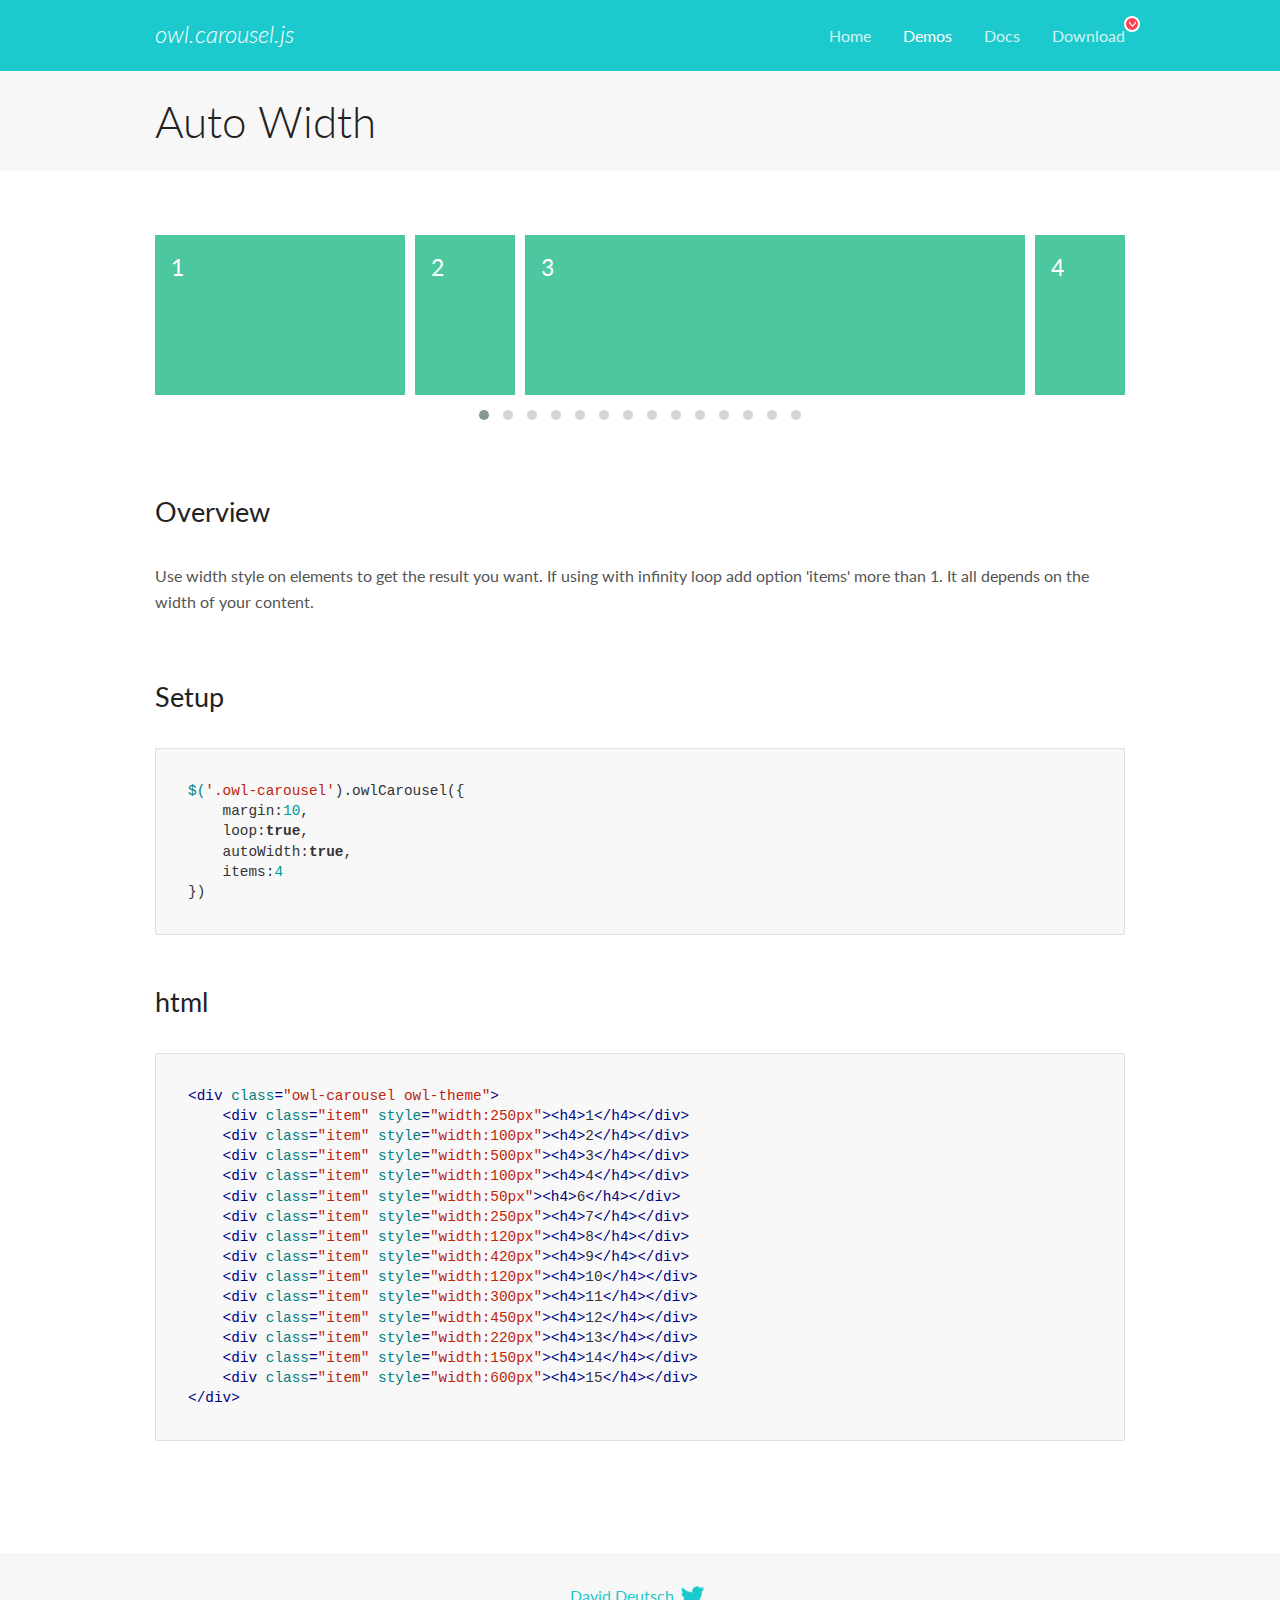
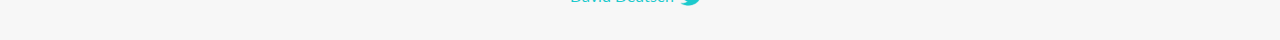
<file: OwlCarousel2-2.3.4/docs/demos/autowidth.html>
<!DOCTYPE html>
<html lang="en">
  <head>

    <!-- head -->
    <meta charset="utf-8">
    <meta name="msapplication-tap-highlight" content="no" />
    <meta name="viewport" content="width=device-width, initial-scale=1.0" />
    <meta name="description" content="Auto Width">
    <meta name="author" content="David Deutsch">
    <title>
      Auto Width Demo | Owl Carousel | 2.3.4
    </title>

    <!-- Stylesheets -->
    <link href='https://fonts.googleapis.com/css?family=Lato:300,400,700,400italic,300italic' rel='stylesheet' type='text/css'>
    <link rel="stylesheet" href="../assets/css/docs.theme.min.css">

    <!-- Owl Stylesheets -->
    <link rel="stylesheet" href="../assets/owlcarousel/assets/owl.carousel.min.css">
    <link rel="stylesheet" href="../assets/owlcarousel/assets/owl.theme.default.min.css">

    <!-- HTML5 shim and Respond.js IE8 support of HTML5 elements and media queries -->

    <!--[if lt IE 9]>
      <script src="https://oss.maxcdn.com/libs/html5shiv/3.7.0/html5shiv.js"></script>
      <script src="https://oss.maxcdn.com/libs/respond.js/1.3.0/respond.min.js"></script>
    <![endif]-->

    <!-- Favicons -->
    <link rel="apple-touch-icon-precomposed" sizes="144x144" href="../assets/ico/apple-touch-icon-144-precomposed.png">
    <link rel="shortcut icon" href="../assets/ico/favicon.png">
    <link rel="shortcut icon" href="favicon.ico">

    <!-- Yeah i know js should not be in header. Its required for demos.-->

    <!-- javascript -->
    <script src="../assets/vendors/jquery.min.js"></script>
    <script src="../assets/owlcarousel/owl.carousel.js"></script>
  </head>
  <body>

    <!-- header -->
    <header class="header">
      <div class="row">
        <div class="large-12 columns">
          <div class="brand left">
            <h3>
              <a href="/OwlCarousel2/">owl.carousel.js</a> 
            </h3>
          </div>
          <a id="toggle-nav" class="right">
            <span></span> <span></span> <span></span> 
          </a> 
          <div class="nav-bar">
            <ul class="clearfix">
              <li> <a href="/OwlCarousel2/index.html">Home</a>  </li>
              <li class="active">
                <a href="/OwlCarousel2/demos/demos.html">Demos</a> 
              </li>
              <li> <a href="/OwlCarousel2/docs/started-welcome.html">Docs</a>  </li>
              <li>
                <a href="https://github.com/OwlCarousel2/OwlCarousel2/archive/2.3.4.zip">Download</a> 
                <span class="download"></span> 
              </li>
            </ul>
          </div>
        </div>
      </div>
    </header>

    <!-- title -->
    <section class="title">
      <div class="row">
        <div class="large-12 columns">
          <h1>Auto Width</h1>
        </div>
      </div>
    </section>

    <!--  Demos -->
    <section id="demos">
      <div class="row">
        <div class="large-12 columns">
          <div class="owl-carousel owl-theme">
            <div class="item" style="width:250px">
              <h4>1</h4>
            </div>
            <div class="item" style="width:100px">
              <h4>2</h4>
            </div>
            <div class="item" style="width:500px">
              <h4>3</h4>
            </div>
            <div class="item" style="width:100px">
              <h4>4</h4>
            </div>
            <div class="item" style="width:50px">
              <h4>6</h4>
            </div>
            <div class="item" style="width:250px">
              <h4>7</h4>
            </div>
            <div class="item" style="width:120px">
              <h4>8</h4>
            </div>
            <div class="item" style="width:420px">
              <h4>9</h4>
            </div>
            <div class="item" style="width:120px">
              <h4>10</h4>
            </div>
            <div class="item" style="width:300px">
              <h4>11</h4>
            </div>
            <div class="item" style="width:450px">
              <h4>12</h4>
            </div>
            <div class="item" style="width:220px">
              <h4>13</h4>
            </div>
            <div class="item" style="width:150px">
              <h4>14</h4>
            </div>
            <div class="item" style="width:600px">
              <h4>15</h4>
            </div>
          </div>
          <h3 id="overview">Overview</h3>
          <p>Use width style on elements to get the result you want. If using with infinity loop add option &#39;items&#39; more than 1. It all depends on the width of your content.</p>
          <h3 id="setup">Setup</h3>
          <pre><code>$(&#39;.owl-carousel&#39;).owlCarousel({
    margin:10,
    loop:true,
    autoWidth:true,
    items:4
})</code></pre>
          <h3 id="html">html</h3>
          <pre><code>&lt;div class=&quot;owl-carousel owl-theme&quot;&gt;
    &lt;div class=&quot;item&quot; style=&quot;width:250px&quot;&gt;&lt;h4&gt;1&lt;/h4&gt;&lt;/div&gt;
    &lt;div class=&quot;item&quot; style=&quot;width:100px&quot;&gt;&lt;h4&gt;2&lt;/h4&gt;&lt;/div&gt;
    &lt;div class=&quot;item&quot; style=&quot;width:500px&quot;&gt;&lt;h4&gt;3&lt;/h4&gt;&lt;/div&gt;
    &lt;div class=&quot;item&quot; style=&quot;width:100px&quot;&gt;&lt;h4&gt;4&lt;/h4&gt;&lt;/div&gt;
    &lt;div class=&quot;item&quot; style=&quot;width:50px&quot;&gt;&lt;h4&gt;6&lt;/h4&gt;&lt;/div&gt;
    &lt;div class=&quot;item&quot; style=&quot;width:250px&quot;&gt;&lt;h4&gt;7&lt;/h4&gt;&lt;/div&gt;
    &lt;div class=&quot;item&quot; style=&quot;width:120px&quot;&gt;&lt;h4&gt;8&lt;/h4&gt;&lt;/div&gt;
    &lt;div class=&quot;item&quot; style=&quot;width:420px&quot;&gt;&lt;h4&gt;9&lt;/h4&gt;&lt;/div&gt;
    &lt;div class=&quot;item&quot; style=&quot;width:120px&quot;&gt;&lt;h4&gt;10&lt;/h4&gt;&lt;/div&gt;
    &lt;div class=&quot;item&quot; style=&quot;width:300px&quot;&gt;&lt;h4&gt;11&lt;/h4&gt;&lt;/div&gt;
    &lt;div class=&quot;item&quot; style=&quot;width:450px&quot;&gt;&lt;h4&gt;12&lt;/h4&gt;&lt;/div&gt;
    &lt;div class=&quot;item&quot; style=&quot;width:220px&quot;&gt;&lt;h4&gt;13&lt;/h4&gt;&lt;/div&gt;
    &lt;div class=&quot;item&quot; style=&quot;width:150px&quot;&gt;&lt;h4&gt;14&lt;/h4&gt;&lt;/div&gt;
    &lt;div class=&quot;item&quot; style=&quot;width:600px&quot;&gt;&lt;h4&gt;15&lt;/h4&gt;&lt;/div&gt;
&lt;/div&gt;</code></pre>
          <script>
            $(document).ready(function() {
              $('.owl-carousel').owlCarousel({
                margin: 10,
                loop: true,
                autoWidth: true,
                items: 4
              })
            })
          </script>
        </div>
      </div>
    </section>

    <!-- footer -->
    <footer class="footer">
      <div class="row">
        <div class="large-12 columns">
          <h5>
            <a href="/OwlCarousel2/docs/support-contact.html">David Deutsch</a> 
            <a id="custom-tweet-button" href="https://twitter.com/share?url=https://github.com/OwlCarousel2/OwlCarousel2&text=Owl Carousel - This is so awesome! " target="_blank"></a> 
          </h5>
        </div>
      </div>
    </footer>

    <!-- vendors -->
    <script src="../assets/vendors/highlight.js"></script>
    <script src="../assets/js/app.js"></script>
  </body>
</html>
</file>
<file: css/style.css>
/*:::::::::::::menu-start:::::::::::::::::::*/
.logo{
	margin-left: 30px;
}
.navbar{
	margin-left: 70px;
}
.btn{
	margin-left: 0px;
	margin-right: 90px;
}
.menu{
	position: sticky; 
	top: 0px;
	left: 0px;
	z-index: 100;
}
/*:::::::::::::menu-end:::::::::::::::::::*/
/*::::::::::::::slider-strat:::::::::::::*/
.img {
	height: 520px;
	width: 100%;

}
.likha h1{
	margin-right: 514px;
	font-size: 80px;
	margin-bottom: 0px;
	color: black;

}
.likha h2{
	margin-right: 480px;
	font-size: 65px;
	margin-top: 0px;
	color: black;
	font-family: sans-serif;

}
.likha p{
	margin-right: 509px;
	font-size: 17px;
	margin-bottom: 0px;
	color: gray;
	font-family: sans-serif;

}
.likha a{
	margin-bottom: 100px;
	margin-right: 620px;
	font-size: 35px;
}
/*::::::::::::::slider-end:::::::::::::*/
/*:::::::::Content-strat::::::::::::::*/
#content1{
	background-color: blue;
	height: 206px;
	width: 100%;
}
.bg{
	background-color: blue;
}
.add h2{
	margin: 20px 40px 20px;
}
.add p{
	margin: 0px 40px 20px;
	margin-bottom: 0px;
}
.add a{
	margin: 20px 40px 20px;
}
#Contect2{
	height: 660px;
}
.conimg{
	height: 385px;
	width: 550px;
	margin-right: 140px;
	margin-top: 68px;
	margin-left: 80px;
}
.conlik h4{
	margin-top: 90px;
	margin-left: 112px;
}
.conlik hr{
	margin-top: 20px;
	margin-left: 112px;
	background-color: blue;
	padding: 0.5px;
}
.conlik h1{
	margin-top: 20px;
	margin-left: 112px;
    font-size: 48px;

}
.conlik h5{
	margin-top: 20px;
	margin-left: 112px;
    text-align: justify;
    color: gray;
}
.conlik p{
	margin-top: 2px;
	margin-left: 112px;
    margin-bottom: 0px;
}
.conlik a{
	margin-top: 20px;
	margin-left: 112px;
    margin-bottom: 0px;
}
#Contect3{
	background-color: #eee;
	height: 1230px;
}
.con1lik h1{
	text-align: center;
	font-size: 55px;
}
.con1lik h5{
	text-align: center;
	color: gray;
}
.con1lik p{
	text-align: center;
	font-size: 20px;
	color: gray;
}
.img2{
   overflow: hidden; 
}
.img2 img{
   transition: 0.75s; 
}
.img2 img:hover{
   transform: scale(1.3); 
}
#Contect4{}
.carousel2 img{
	height: 500px;
	width: 100%;
}
.carousel21 p{
   font-size: 20px;
}
.carousel21 h5{
   margin-bottom: 130px;
}
#Contect4 .carousel-indicators li{
   height: 20px;
   width: 20px;
   border-radius: 50%;
}
#Contect4 .carousel-indicators .active{
   
   opacity: .5;
   background-color: #000;
}
#Contect5{
	height: 700px;
}
.tab-likha{
	margin-top: 140px;
	margin-left: 40px;
}
.tabImg img{
	margin-top: 70px;
	border: 5px dotted gray;
	padding: 10px;
}
#Contect6{
	height: 637px;
}
.owl-img{
	height: 350px;
	padding: 10px;
}
.owl-img{
   overflow: hidden; 
}
.owl-img img{
   transition: 0.75s; 
}
.owl-img img:hover{
   transform: scale(1.1); 
}
.img7{
	background-position: center;
}
#Content8{
	background-color: black;
	height: 370px;
	width: 100%;
}

.img9 img{
	margin-left: 110px;
	margin-top: 70px;
}
.img9 p{
	margin-left: 110px;
	color: white;
}
.img9 p{
	margin-left: 110px;
	color: white;
}
.titlefooter h2{
	margin-top: 80px;
	color: white;
}
.titlefooter a{
	display: block;
	margin-bottom: 10px;
}
.titlefooter2 h2{
	margin-top: 80px;
	color: white;
}
.titlefooter2 a{
	display: block;
	margin-bottom: 10px;
}
.titlefooter3 h2{
	margin-top: 80px;
	color: white;
}
.titlefooter3 p{
	margin-bottom: 0px;
	font-family: sans-serif;
	color: blue;
}
#Content9{
	background-color: green;
	height: 60px;
}
.titlefooter4 p{
	text-align: center;
	color: white;
}
/*:::::::::Content-end::::::::::::::*/
/*::::::::Content of Blog-Strat:::::*/
#Content1{
	height: 3380px;
	background-color: #eee;
	padding: 100px;
}
.blog1 h2{
	font-family: sans-serif;
}
.blog1 p{
	font-family: sans-serif;
	color: gray;
}
.blog2{
	margin-left: 250px;
	margin-top: 100px;

}
.card-body h3{
	margin-left: 0px;
	margin-bottom: 20px;
	margin-top: 0px;
}
.blog3 h4{
	margin-left: 20px;
	font-size: 22px;
}
.blog3 p{
	margin-left: 20px;
}
.blog4 button{
   display: block;
}
#Content123{
	height: 2540px;
	margin-top: 50px;
}
.card-body h3{
	margin-left: 10px;
}
.card-colmuns{
	padding: 5px;
}
.card-colmuns img{
	padding: 2px;
}
#Contente1{
	height: 4850px;
}
.element1 h1{
     margin-top: 65px;
}
.element2 h1{
     margin-top: 40px;
}
.element2 button{
	display: inline-block;
	margin-right: 0px;
	margin-top: 10px;
}
.element3 img{
     height: 200px;
     width: 330px;
     margin-left: 10px;
     margin-top: 20px;
}
.element4 img{
     height: 200px;
     width: 330px;
     margin-top: 10px;
}
.element4 h2{
	margin-left: 130px;
}
.element4 p{
	margin-top: 40px;
}
.element5 h2{
	margin-top: 37px;
	margin-left: 70px;
}
.element5 h4{
	margin-top: 80px;
}
.element7 h2{
	margin-top: 30px;
	margin-bottom: 15px;
}
.element10 h2{
	margin-top: 37px;
}
.element10 a{
	text-decoration: none;
}
.element11 h1{
	margin-top: 72px;
}
#Contentd2{
	height: 950px;
}
.dimg{
	overflow: hidden;
}
.dimg img{
	transition: 0.75s;
}
.dimg img:hover{
	transform: scale(1.1);
}
.dimg:hover{
	background-color: blue;
}
.dele h3{
	margin-left: 6px;
	margin-bottom: 0px;
}
.dele h5{
	margin-left: 6px;
}
#Contentc1{
	height: 680px;
}
.cele h2{
	margin-top: 110px;
	margin-left: 10px;
}
/*::::::::Content of Blog-End:::::*/
</file>
